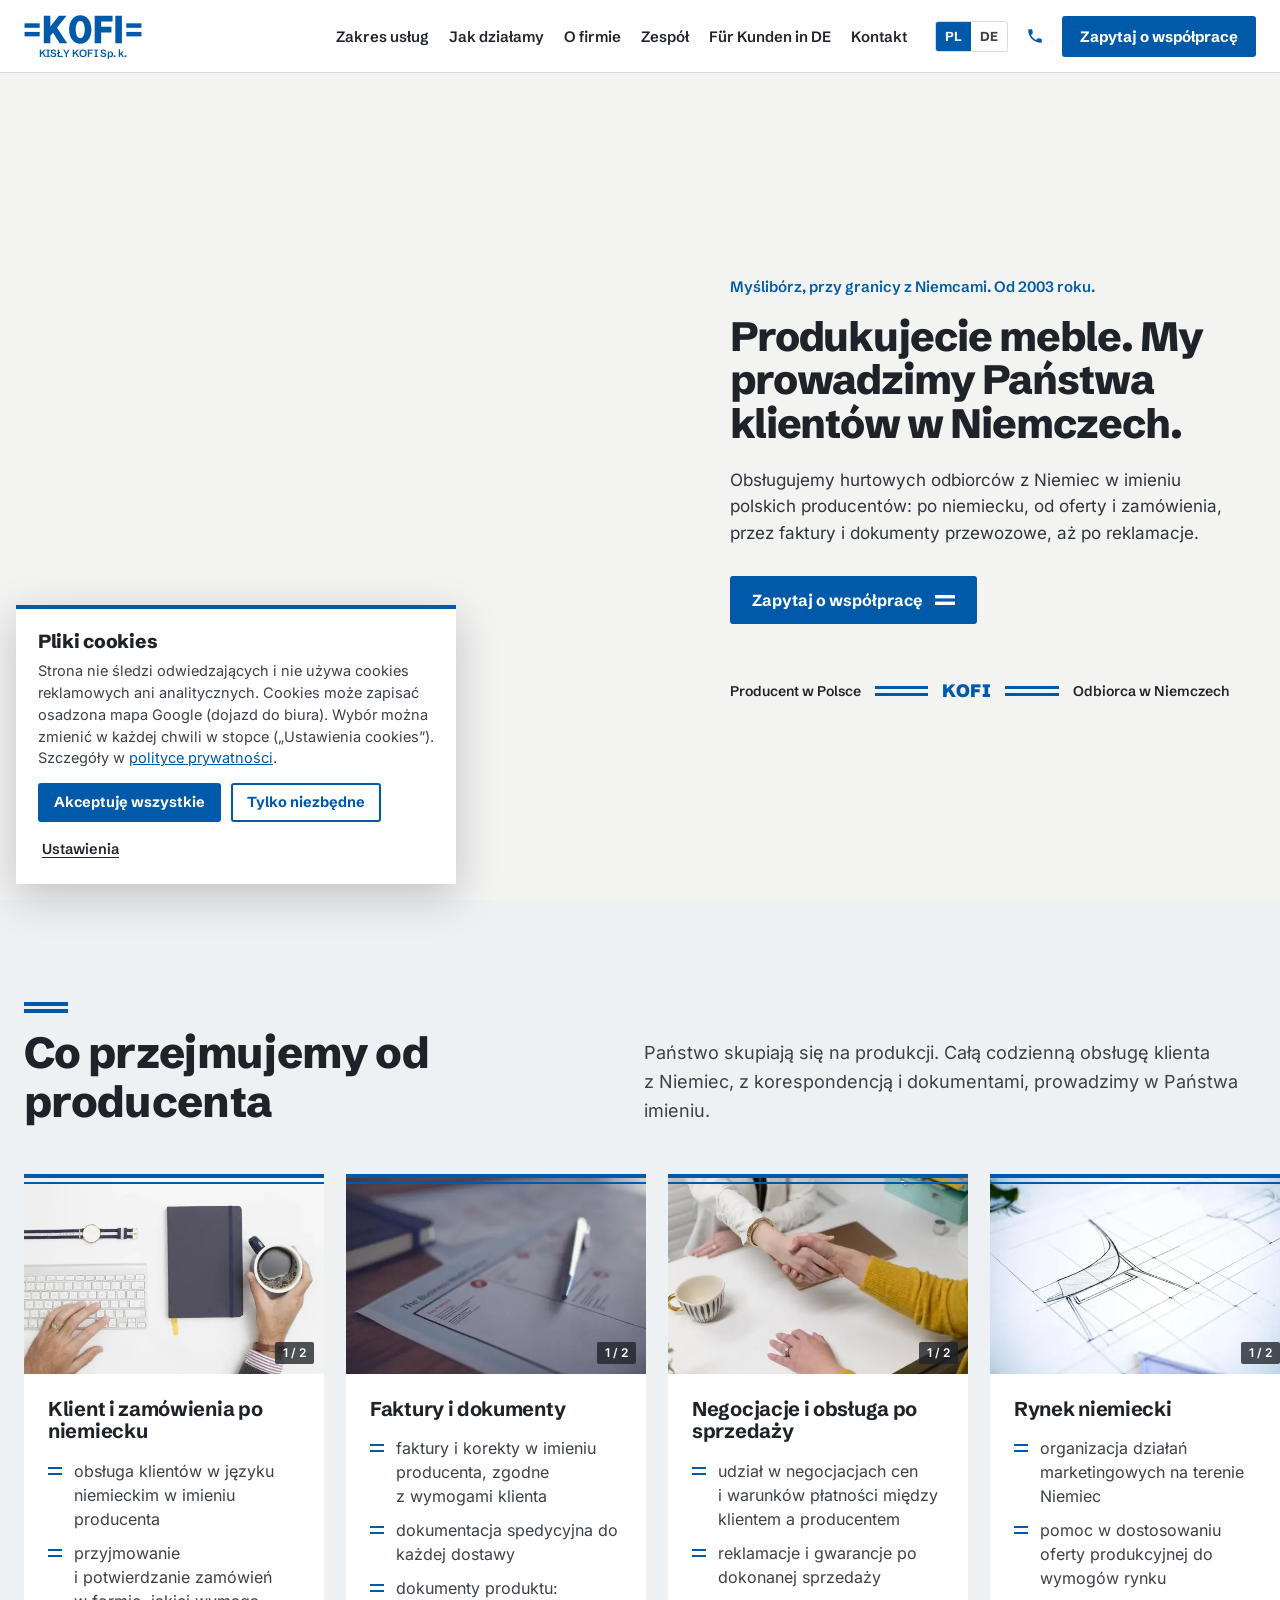
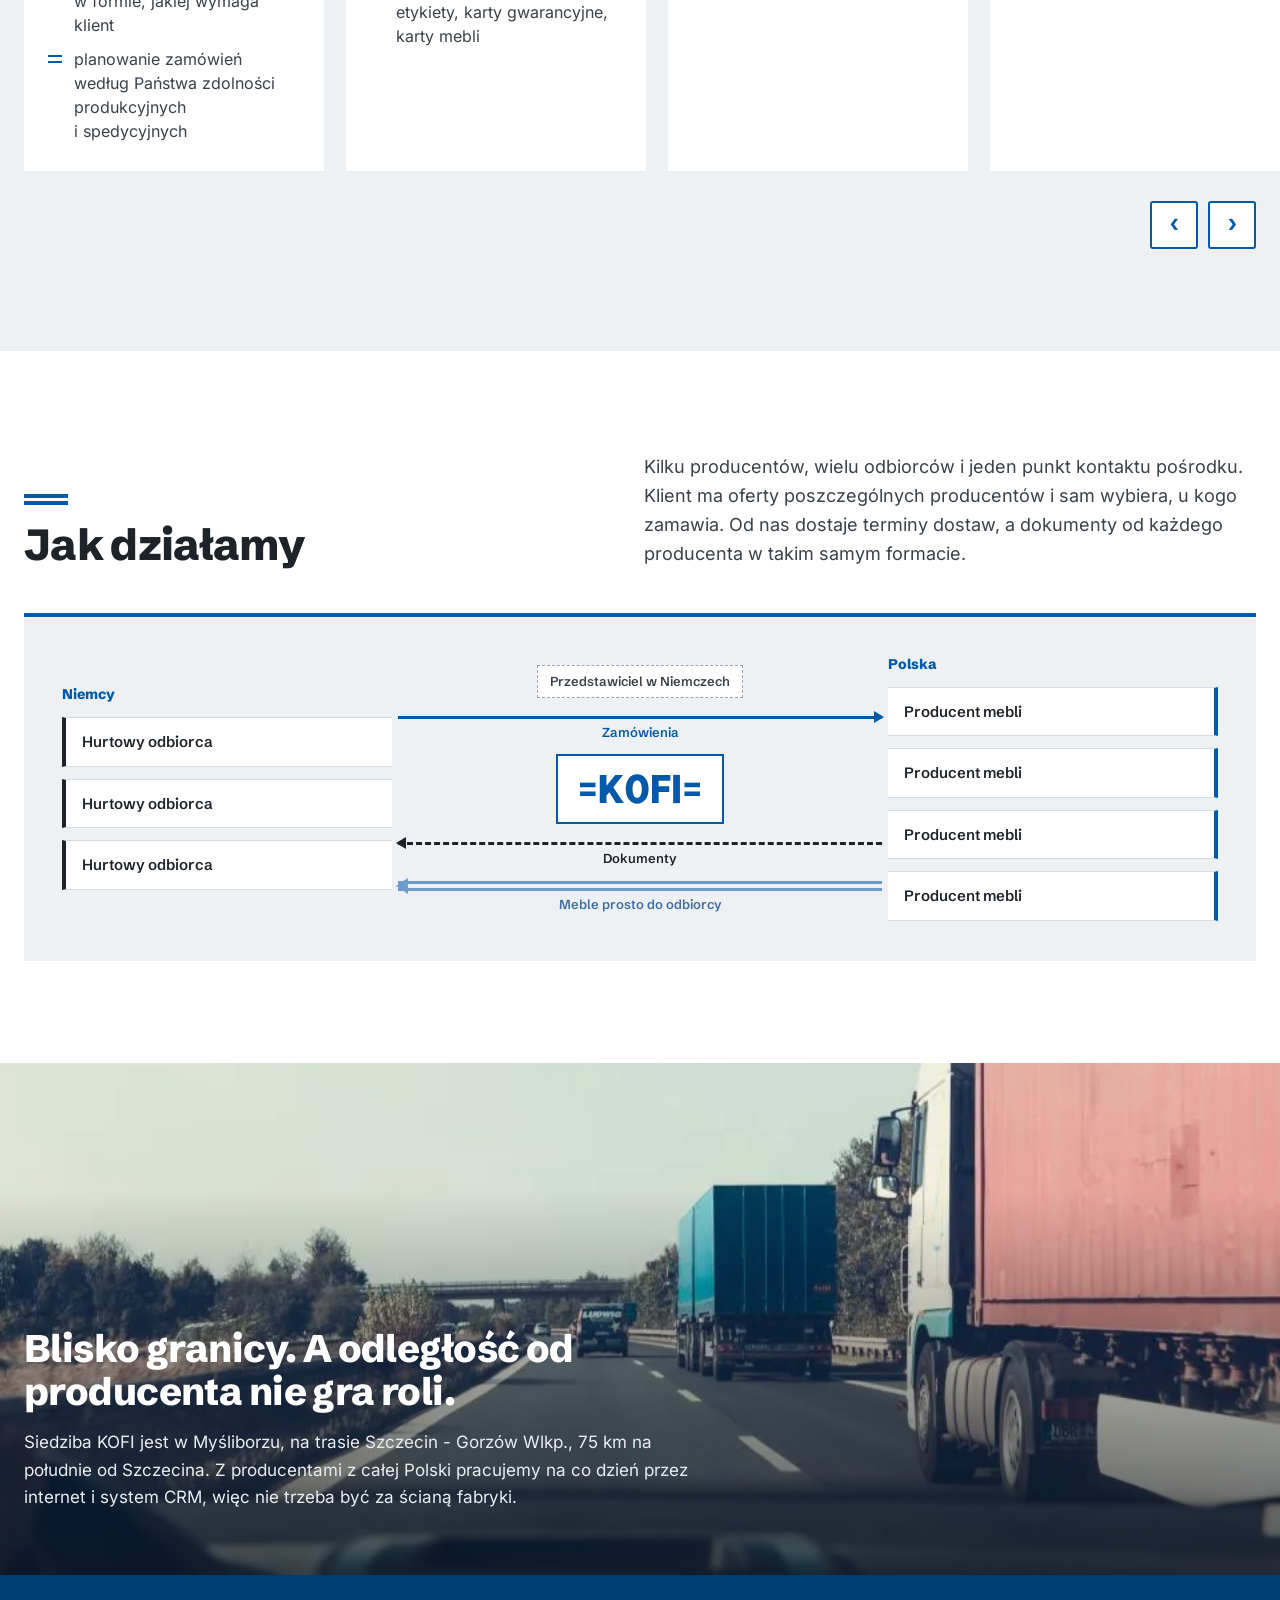
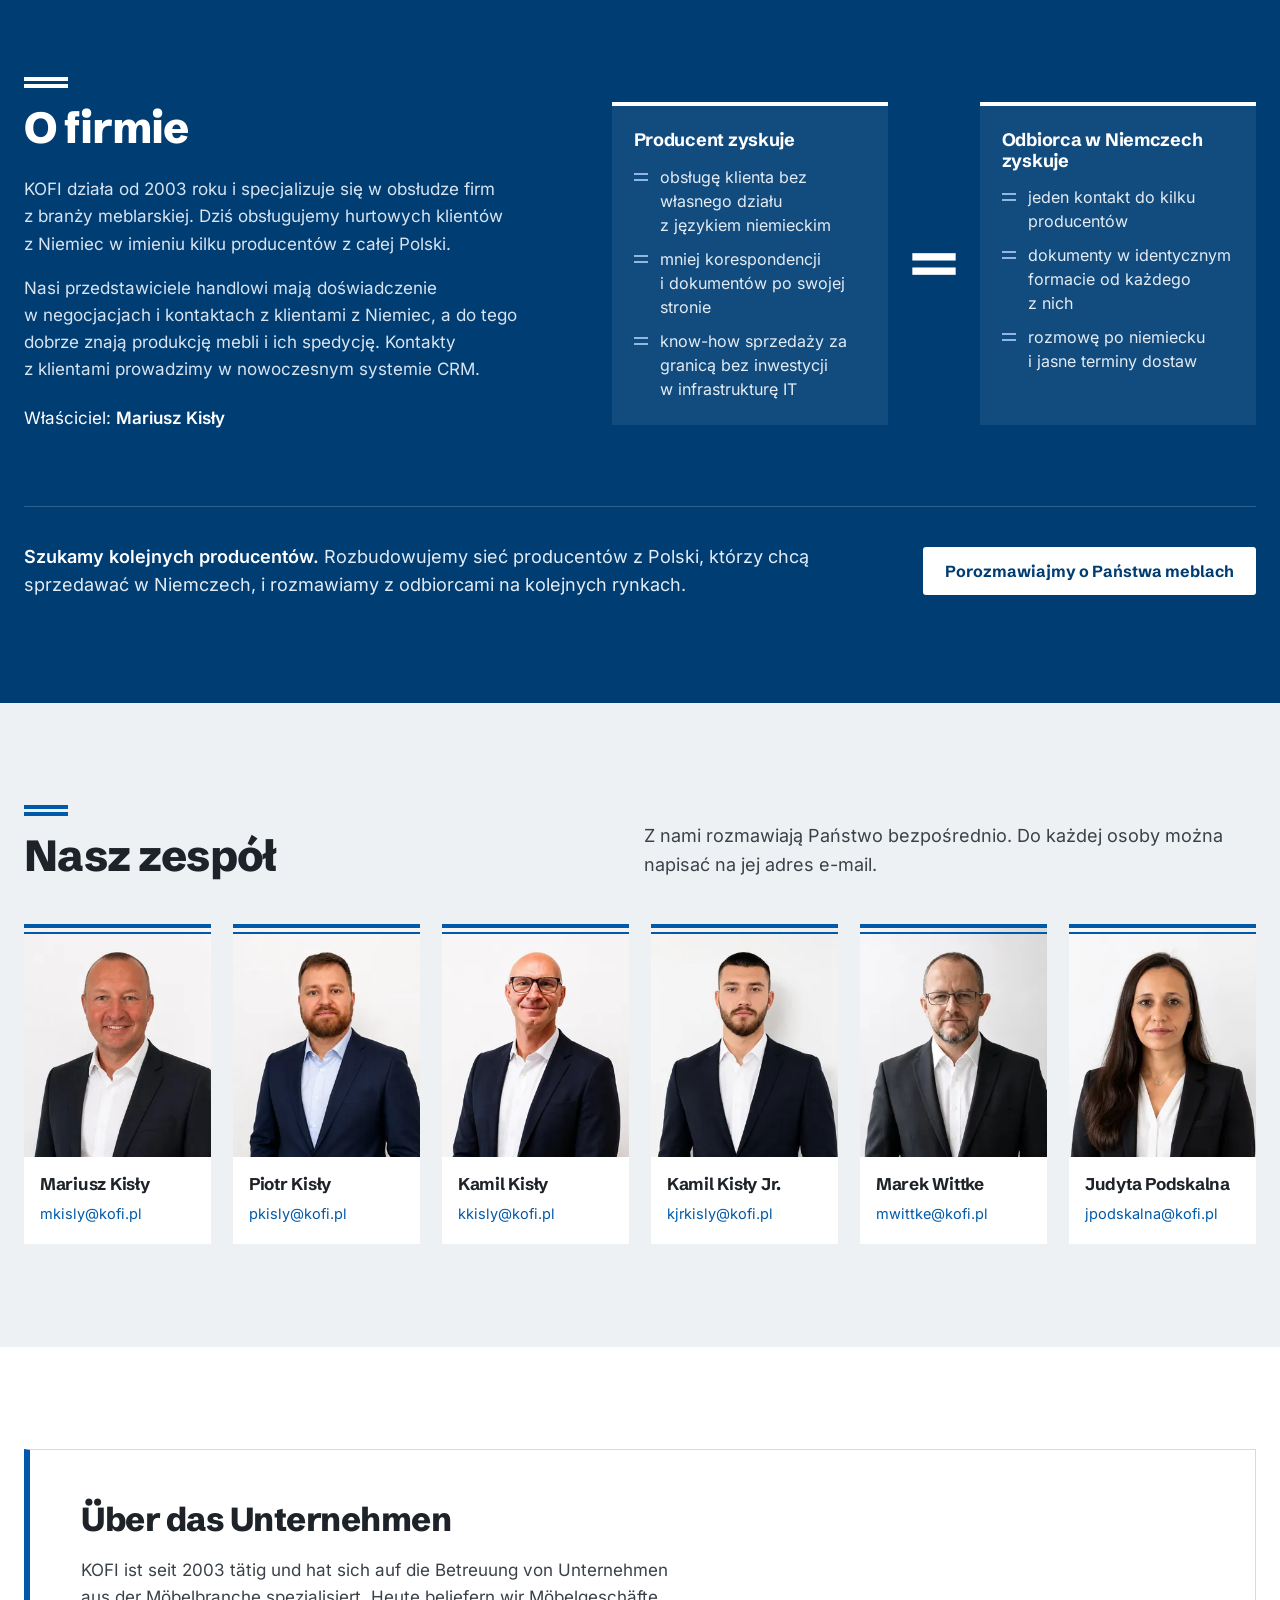
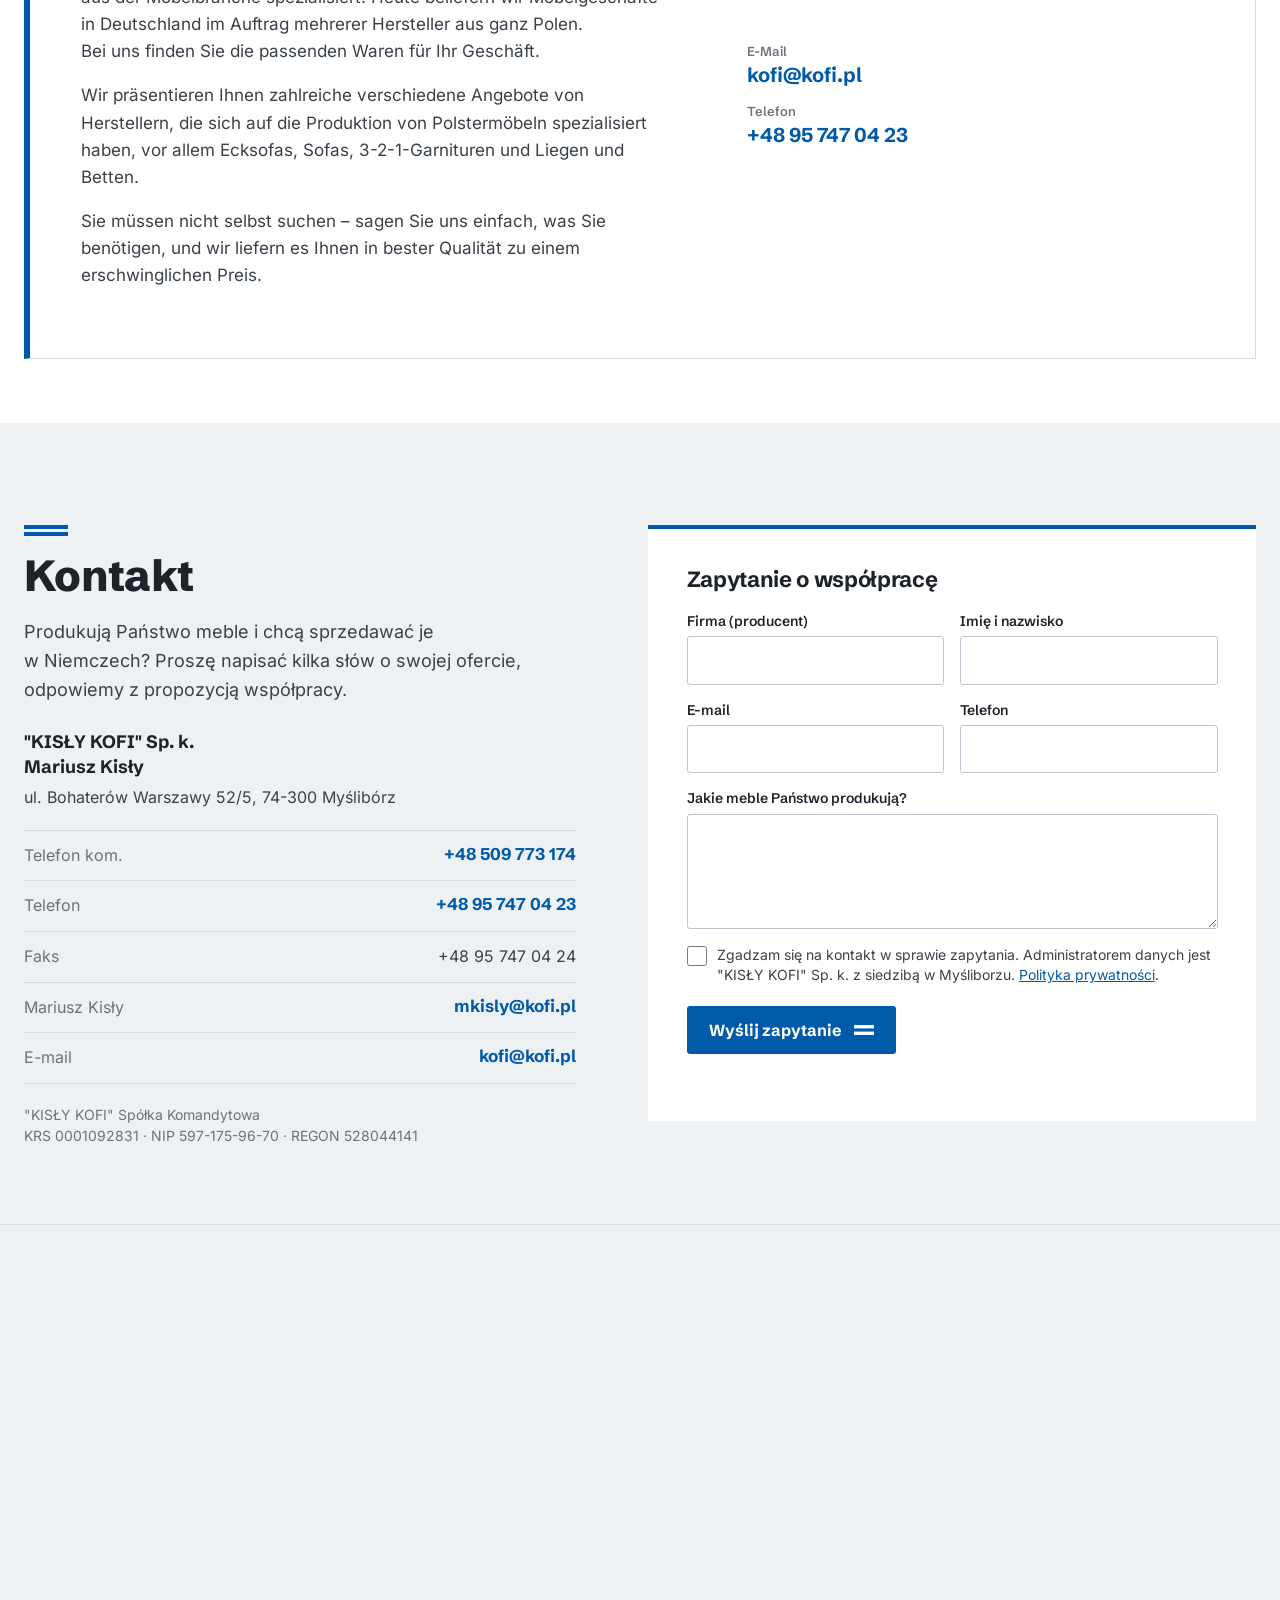
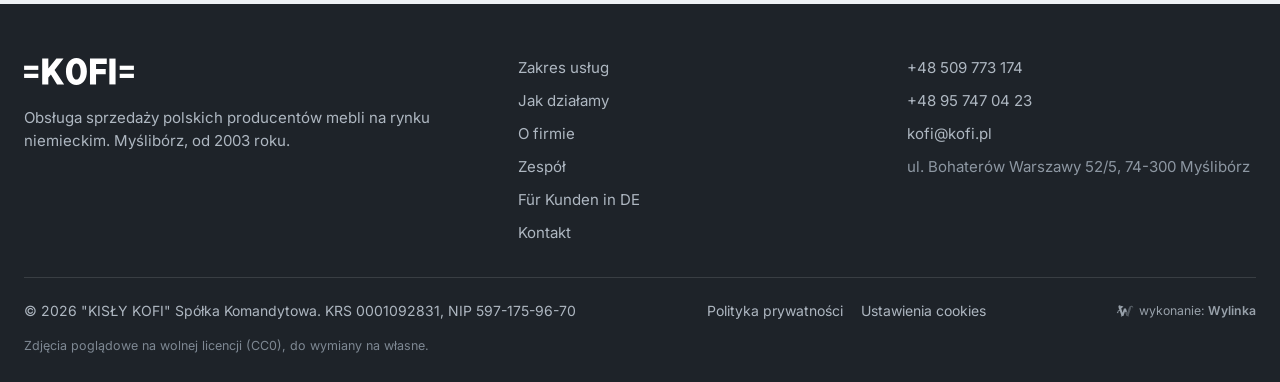
<file: index.html>
<!doctype html>
<html lang="pl-PL">
<head>
<meta name="robots" content="noindex,nofollow">
<meta charset="UTF-8">
<meta name="viewport" content="width=device-width,initial-scale=1,viewport-fit=cover">
<title>KOFI Myślibórz - sprzedaż mebli w Niemczech dla producentów</title>
<link rel="preload" href="https://disaster26.github.io/kofi-strona/wp-content/themes/kofi/assets/fonts/schibsted-rdzen.woff2" as="font" type="font/woff2" crossorigin>
<link rel="preload" href="https://disaster26.github.io/kofi-strona/wp-content/themes/kofi/assets/fonts/schibsted-pl.woff2" as="font" type="font/woff2" crossorigin>
<link rel="preload" href="https://disaster26.github.io/kofi-strona/wp-content/themes/kofi/assets/fonts/inter-rdzen.woff2" as="font" type="font/woff2" crossorigin>
<link rel="preload" href="https://disaster26.github.io/kofi-strona/wp-content/themes/kofi/assets/fonts/inter-pl.woff2" as="font" type="font/woff2" crossorigin>
<meta name="theme-color" content="#ffffff">
<link rel="icon" href="https://disaster26.github.io/kofi-strona/wp-content/themes/kofi/assets/img/favicon.svg" type="image/svg+xml">
<link rel="icon" href="https://disaster26.github.io/kofi-strona/wp-content/themes/kofi/assets/img/favicon.png" sizes="192x192">
<link rel="apple-touch-icon" href="https://disaster26.github.io/kofi-strona/wp-content/themes/kofi/assets/img/favicon.png">
<link rel="preload" as="image" href="https://disaster26.github.io/kofi-strona/wp-content/themes/kofi/assets/img/start/hero-m.webp" imagesrcset="https://disaster26.github.io/kofi-strona/wp-content/themes/kofi/assets/img/start/hero-m-360.webp 360w, https://disaster26.github.io/kofi-strona/wp-content/themes/kofi/assets/img/start/hero-m-540.webp 540w, https://disaster26.github.io/kofi-strona/wp-content/themes/kofi/assets/img/start/hero-m-720.webp 720w, https://disaster26.github.io/kofi-strona/wp-content/themes/kofi/assets/img/start/hero-m.webp 900w" imagesizes="100vw" media="(max-width:860px)" fetchpriority="high">
<link rel="preload" as="image" href="https://disaster26.github.io/kofi-strona/wp-content/themes/kofi/assets/img/start/hero-2400.webp" imagesrcset="https://disaster26.github.io/kofi-strona/wp-content/themes/kofi/assets/img/start/hero-1400.webp 1400w, https://disaster26.github.io/kofi-strona/wp-content/themes/kofi/assets/img/start/hero-2400.webp 2400w" imagesizes="100vw" media="(min-width:861px)" fetchpriority="high">
<style id="kofi-css">/* KOFI - motyw: niebieski z logo #005AA9, znak równości "=" z logo jako motyw (punktory, przyciski, separatory, schemat) */
/* 1.1: fonty w małych plikach rdzenia (ASCII + polskie znaki), pełne pliki tylko dla rzadkich znaków (rozłączne unicode-range) */
@font-face{font-family:"Schibsted Grotesk";font-style:normal;font-weight:600 900;font-display:swap;src:url(https://disaster26.github.io/kofi-strona/wp-content/themes/kofi/assets/fonts/schibsted-latin-ext.woff2) format("woff2");unicode-range:U+0100-0101,U+0103,U+0108-0117,U+011A-0130,U+0132-0140,U+0145-0151,U+0154-0159,U+015C-0178,U+017D-017E,U+018F,U+0192,U+019D,U+01CD-01CE,U+01E6-01E7,U+01EA-01EB,U+01FA-01FF,U+0218-021B,U+0232-0233,U+0237,U+0259,U+0272,U+02C7,U+02DD,U+1E80-1E85,U+1E9E,U+1EF2-1EF3,U+1EF8-1EF9,U+2020,U+20A9,U+20B9-20BA,U+20BD,U+20BF,U+2113}
@font-face{font-family:"Schibsted Grotesk";font-style:normal;font-weight:600 900;font-display:swap;src:url(https://disaster26.github.io/kofi-strona/wp-content/themes/kofi/assets/fonts/schibsted-latin.woff2) format("woff2");unicode-range:U+000D,U+00A1-00A8,U+00AA,U+00AC,U+00AE-00AF,U+00B1-00B6,U+00B8-00BA,U+00BC-00C3,U+00C5-00D2,U+00D4-00D5,U+00D8-00DB,U+00DD-00DE,U+00E0-00E3,U+00E5-00F2,U+00F4-00F5,U+00F7-00FB,U+00FD-00FF,U+0102,U+0131,U+0152-0153,U+02BB-02BC,U+02C6,U+02DA,U+02DC,U+0300-0301,U+0303-0304,U+0308,U+0323,U+201A,U+2032-2033,U+2044,U+2122,U+2191,U+2193,U+2212,U+2215}
@font-face{font-family:"Schibsted Grotesk";font-style:normal;font-weight:600 900;font-display:swap;src:url(https://disaster26.github.io/kofi-strona/wp-content/themes/kofi/assets/fonts/schibsted-rdzen.woff2) format("woff2");unicode-range:U+0020-007E,U+00A0,U+00A9,U+00AB,U+00B0,U+00B7,U+00BB,U+00C4,U+00D3,U+00D6-00D7,U+00DC,U+00DF,U+00E4,U+00F3,U+00F6,U+00FC,U+2013-2014,U+2018-2019,U+201C-201E,U+2022,U+2026,U+2039-203A,U+20AC}
@font-face{font-family:"Schibsted Grotesk";font-style:normal;font-weight:600 900;font-display:swap;src:url(https://disaster26.github.io/kofi-strona/wp-content/themes/kofi/assets/fonts/schibsted-pl.woff2) format("woff2");unicode-range:U+0104-0107,U+0118-0119,U+0141-0144,U+015A-015B,U+0179-017C}
@font-face{font-family:"Inter";font-style:normal;font-weight:400 600;font-display:swap;src:url(https://disaster26.github.io/kofi-strona/wp-content/themes/kofi/assets/fonts/inter-latin-ext.woff2) format("woff2");unicode-range:U+0100-0103,U+0108-0117,U+011A-0130,U+0132-0140,U+0145-0148,U+014A-0151,U+0154-0159,U+015C-0178,U+017D-01C3,U+01C5-0254,U+0256-027B,U+027E-0284,U+0286-0290,U+0292-02A4,U+02A6-02BA,U+02BD-02C5,U+02C7-02CC,U+02CE-02D7,U+02DD-02FF,U+1D00,U+1D0D,U+1D1B,U+1D43,U+1D47-1D49,U+1D4D,U+1D4F-1D50,U+1D52,U+1D56-1D58,U+1D5B,U+1D62-1D65,U+1D9C,U+1DA0,U+1DBB,U+1DBF,U+1E00-1E9B,U+1E9D-1E9F,U+1EF2-1EFF,U+2020,U+20A0-20AB,U+20AD-20AF,U+20B1-20B5,U+20B8-20BA,U+20BC-20BF,U+2113,U+2C7C,U+2C7F,U+A7FF}
@font-face{font-family:"Inter";font-style:normal;font-weight:400 600;font-display:swap;src:url(https://disaster26.github.io/kofi-strona/wp-content/themes/kofi/assets/fonts/inter-latin.woff2) format("woff2");unicode-range:U+00A1-00A8,U+00AA,U+00AC,U+00AE-00AF,U+00B1-00B6,U+00B8-00BA,U+00BC-00C3,U+00C5-00D2,U+00D4-00D5,U+00D8-00DB,U+00DD-00DE,U+00E0-00E3,U+00E5-00F2,U+00F4-00F5,U+00F7-00FB,U+00FD-00FF,U+0131,U+0152-0153,U+02BB-02BC,U+02C6,U+02DA,U+02DC,U+0300-0301,U+0303-0304,U+0308-0309,U+0323,U+2002,U+2009,U+200B,U+201A,U+2032-2033,U+2044,U+2122,U+2191,U+2193,U+2212,U+FEFF}
@font-face{font-family:"Inter";font-style:normal;font-weight:400 600;font-display:swap;src:url(https://disaster26.github.io/kofi-strona/wp-content/themes/kofi/assets/fonts/inter-rdzen.woff2) format("woff2");unicode-range:U+0020-007E,U+00A0,U+00A9,U+00AB,U+00B0,U+00B7,U+00BB,U+00C4,U+00D3,U+00D6-00D7,U+00DC,U+00DF,U+00E4,U+00F3,U+00F6,U+00FC,U+2013-2014,U+2018-2019,U+201C-201E,U+2022,U+2026,U+2039-203A,U+20AC}
@font-face{font-family:"Inter";font-style:normal;font-weight:400 600;font-display:swap;src:url(https://disaster26.github.io/kofi-strona/wp-content/themes/kofi/assets/fonts/inter-pl.woff2) format("woff2");unicode-range:U+0104-0107,U+0118-0119,U+0141-0144,U+015A-015B,U+0179-017C}
:root{
  --nieb:#005AA9;
  --nieb-c:#003D73;
  --nieb-j:#DCE8F4;
  --graf:#1E2329;
  --tekst:#3A4149;
  --szary:#EEF1F4;
  --linia:#D5DBE2;
  --bialy:#fff;
  --nag:72px;
  --wrap:min(1240px,100% - 48px);
  --h:"Schibsted Grotesk",system-ui,-apple-system,"Segoe UI",Arial,sans-serif;
  --b:"Inter",system-ui,-apple-system,"Segoe UI",Arial,sans-serif;
}
*,*::before,*::after{box-sizing:border-box}
html{overflow-x:clip;scroll-behavior:smooth;scroll-padding-top:var(--nag);-webkit-text-size-adjust:100%}
body{margin:0;font:400 16px/1.6 var(--b);color:var(--tekst);background:var(--bialy);overflow-x:hidden}
img{max-width:100%;display:block}
a{color:inherit}
h1,h2,h3{font-family:var(--h);color:var(--graf);margin:0;letter-spacing:-.015em;line-height:1.12}
h2{font-size:clamp(28px,3.4vw,44px);font-weight:800}
h3{font-size:20px;font-weight:700}
p{margin:0 0 1em}
.wrap{width:var(--wrap);margin-inline:auto}
.pomin{position:absolute;left:-9999px;top:8px;background:var(--nieb);color:#fff;padding:8px 14px;z-index:100}
.pomin:focus{left:8px}
:focus-visible{outline:3px solid var(--nieb);outline-offset:2px}

/* przyciski - zakończone znakiem równości z logo */
.btn{display:inline-flex;align-items:center;gap:12px;background:var(--nieb);color:#fff;text-decoration:none;font:700 16px/1 var(--h);padding:16px 22px;border:0;border-radius:3px;cursor:pointer;transition:background .2s}
.btn:hover{background:var(--nieb-c)}
.btn-rown{width:20px;height:12px;fill:currentColor;flex:none;transition:transform .2s}
.btn:hover .btn-rown{transform:translateX(4px)}
.btn-jasny{background:#fff;color:var(--nieb-c)}
.btn-jasny:hover{background:var(--szary)}

/* nagłówek */
.nag{position:sticky;top:0;z-index:50;background:#fff;box-shadow:0 1px 0 var(--linia)}
.nag-in{width:min(1440px,100% - 48px);margin-inline:auto;height:var(--nag);display:flex;align-items:center;gap:28px}
.marka{display:flex;flex-direction:column;align-items:center;gap:3px;text-decoration:none;color:var(--nieb);flex:none}
.marka-znak{width:118px;height:33px;fill:currentColor}
.marka-pod{font:600 10.5px/1 var(--h);letter-spacing:.01em;color:var(--nieb)}
.menu{display:flex;gap:26px;margin-left:auto}
.menu>a{text-decoration:none;font:600 15px/1 var(--h);color:var(--graf);padding:8px 0;position:relative;white-space:nowrap}
.menu>a::after{content:"";position:absolute;left:0;right:0;bottom:-2px;height:7px;border-top:2px solid var(--nieb);border-bottom:2px solid var(--nieb);transform:scaleX(0);transform-origin:left;transition:transform .2s}
.menu>a:hover::after,.menu>a.akt::after{transform:scaleX(1)}
.menu>a.akt{color:var(--nieb)}
.menu-kontakt{display:none}
.nag-akcje{display:flex;align-items:center;gap:18px}
.jezyk{display:flex;border:1px solid var(--linia);border-radius:3px;overflow:hidden}
.jezyk a{font:700 13px/1 var(--h);text-decoration:none;padding:8px 9px;color:var(--tekst)}
.jezyk a.jez-akt{background:var(--nieb);color:#fff}
.nag-tel{display:flex;align-items:center;gap:7px;text-decoration:none;font:700 15px/1 var(--h);color:var(--graf);white-space:nowrap}
.nag-tel svg{width:18px;height:18px;fill:var(--nieb)}
.btn-nag{padding:13px 18px;font-size:15px;white-space:nowrap}
.burger{display:none;width:44px;height:44px;border:0;background:none;cursor:pointer;position:relative;padding:0}
.burger span{position:absolute;left:10px;right:10px;height:3px;background:var(--nieb);transition:transform .25s,top .25s}
.burger span:first-child{top:16px}.burger span:last-child{top:25px}
.burger[aria-expanded="true"] span:first-child{top:20px;transform:rotate(45deg)}
.burger[aria-expanded="true"] span:last-child{top:20px;transform:rotate(-45deg)}

/* pierwszy ekran */
.hero{position:relative;min-height:calc(100svh - var(--nag));display:flex;align-items:center;overflow:hidden;background:#f3f3f2}
.hero-foto{position:absolute;inset:0}
.hero-foto picture,.hero-foto img{width:100%;height:100%}
.hero-foto img{object-fit:cover;object-position:30% 60%}
.hero-in{position:relative;margin-left:57vw;width:auto;max-width:660px;margin-right:4vw;padding:48px 0 120px}
.hero-gdzie{font:600 15px/1.4 var(--h);color:var(--nieb);margin-bottom:18px}
.hero h1{font-size:clamp(34px,3.2vw,58px);font-weight:800;line-height:1.06;letter-spacing:-.025em}
.hero-lead{font-size:clamp(17px,1.25vw,20px);line-height:1.55;margin:22px 0 30px;max-width:34em;color:#2E353D}
.hero-lead-m{display:none}
.hero-akcje{display:flex;flex-wrap:wrap;align-items:center;gap:14px 26px}
/* most: producent = KOFI = odbiorca */
.most{position:absolute;left:0;right:0;bottom:44px;display:flex;align-items:center;gap:14px;font:600 14px/1.2 var(--h);color:var(--graf)}
.most span{white-space:nowrap}
.most em{font-style:normal}.most em.k{display:none}
.most i{flex:1;height:10px;border-top:3px solid var(--nieb);border-bottom:3px solid var(--nieb);min-width:24px}
.most b{font:900 18px/1 var(--h);color:var(--nieb);letter-spacing:.02em}

/* sekcje */
.sek{padding:clamp(64px,8vw,120px) 0}
.sek-glowa{display:grid;grid-template-columns:minmax(0,1fr) minmax(0,1.1fr);gap:24px 64px;align-items:end;margin-bottom:44px}
.sek-glowa p{margin:0;font-size:18px;max-width:36em}
.sek-glowa h2,.kontakt-dane h2{position:relative;padding-top:26px}
.sek-glowa h2::before,.kontakt-dane h2::before{content:"";position:absolute;top:0;left:0;width:44px;height:11px;border-top:4px solid var(--nieb);border-bottom:4px solid var(--nieb)}

/* lista z punktorem "=" */
.lista{list-style:none;padding:0;margin:0}
.lista li{position:relative;padding-left:26px;margin:0 0 10px;line-height:1.5}
.lista li::before{content:"";position:absolute;left:0;top:.5em;width:14px;height:8px;border-top:2.5px solid var(--nieb);border-bottom:2.5px solid var(--nieb)}

/* usługi - tor kart */
.uslugi{background:var(--szary)}
.tor-ram{position:relative}
.tor{display:grid;grid-auto-flow:column;grid-auto-columns:minmax(300px,calc((min(1240px,100vw - 48px) - 3*22px)/3.15));gap:22px;overflow-x:auto;scroll-snap-type:x mandatory;padding:4px max(24px,calc((100vw - 1240px)/2)) 8px;scroll-padding-inline:max(24px,calc((100vw - 1240px)/2));scrollbar-width:none;cursor:grab}
.tor::-webkit-scrollbar{display:none}
.tor.ciag{cursor:grabbing;scroll-snap-type:none;user-select:none}
.karta{scroll-snap-align:start;background:#fff;display:flex;flex-direction:column;border-top:0;position:relative}
.karta::before{content:"";position:absolute;z-index:2;left:0;right:0;top:0;height:10px;border-top:4px solid var(--nieb);border-bottom:2px solid var(--nieb);pointer-events:none}
.karta-tr{padding:24px 24px 18px}
.karta h3{margin-bottom:16px}
.kar{position:relative;aspect-ratio:3/2;background:#dfe3e8;overflow:hidden}
.kar-tor{display:flex;height:100%;overflow-x:auto;scroll-snap-type:x mandatory;scrollbar-width:none}
.kar-tor::-webkit-scrollbar{display:none}
.kar-tor img{flex:0 0 100%;width:100%;height:100%;object-fit:cover;scroll-snap-align:start;user-select:none;-webkit-user-drag:none}
.kar-tor.ciag{scroll-snap-type:none}
.kar-l,.kar-p{position:absolute;top:50%;transform:translateY(-50%);width:40px;height:40px;border-radius:50%;border:0;background:rgba(255,255,255,.92);color:var(--graf);font:400 26px/1 var(--h);cursor:pointer;opacity:0;transition:opacity .2s;display:grid;place-items:center;padding:0 0 3px}
.kar-l{left:10px}.kar-p{right:10px}
.kar:hover .kar-l,.kar:hover .kar-p,.kar-l:focus-visible,.kar-p:focus-visible{opacity:1}
.kar-licz{position:absolute;right:10px;bottom:10px;background:rgba(30,35,41,.78);color:#fff;font:600 12px/1 var(--b);padding:5px 8px;border-radius:2px}
.tor-str{width:var(--wrap);margin:22px auto 0;display:flex;justify-content:flex-end;gap:10px}
.tor-b{width:48px;height:48px;border:2px solid var(--nieb);background:#fff;color:var(--nieb);font:400 28px/1 var(--h);cursor:pointer;display:grid;place-items:center;padding:0 0 4px;border-radius:3px}
.tor-b:hover{background:var(--nieb);color:#fff}

/* schemat */
.sch{display:grid;grid-template-columns:minmax(0,1fr) minmax(0,1.5fr) minmax(0,1fr);gap:0;align-items:center;background:var(--szary);padding:40px clamp(18px,3vw,48px);border-top:4px solid var(--nieb)}
.sch-kol{display:flex;flex-direction:column;gap:12px;position:relative;z-index:1}
.sch-tyt{font:800 14px/1 var(--h);color:var(--nieb);margin:0 0 4px}
.sch-box{background:#fff;border:1px solid var(--linia);padding:14px 16px;font:600 15px/1.3 var(--h);color:var(--graf)}
.sch-pl .sch-box{border-left:0;border-right:4px solid var(--nieb)}
.sch-de .sch-box{border-right:0;border-left:4px solid var(--graf)}
.sch-srodek{display:flex;flex-direction:column;align-items:stretch;gap:14px;padding:0 0}
.sch-przed{align-self:center;font:600 13px/1.3 var(--h);color:var(--tekst);background:#fff;border:1px dashed #9AA5B1;padding:7px 12px;text-align:center}
.sch-kofi{align-self:center;background:#fff;padding:16px 22px;border:2px solid var(--nieb);color:var(--nieb);line-height:0}
.sch-kofi svg{width:120px;height:34px;fill:currentColor}
.tr{position:relative;padding:0 6px}
.tr i{display:block;position:relative;height:10px}
.tr span{display:block;text-align:center;font:600 13px/1.2 var(--h);margin-top:6px}
.t-zam i{border-top:3px solid var(--nieb);height:0;margin-top:4px}
.t-zam i::after{content:"";position:absolute;right:-2px;top:-8px;border:6.5px solid transparent;border-left:10px solid var(--nieb);border-right:0}
.t-zam span{color:var(--nieb)}
.t-dok i{border-top:3px dashed var(--graf);height:0;margin-top:4px}
.t-dok i::after{content:"";position:absolute;left:-2px;top:-8px;border:6.5px solid transparent;border-right:10px solid var(--graf);border-left:0}
.t-dok span{color:var(--graf)}
.t-meb i{border-top:3px solid #6E9CCB;border-bottom:3px solid #6E9CCB;height:10px}
.t-meb i::after{content:"";position:absolute;left:-2px;top:-6px;border:8px solid transparent;border-right:12px solid #6E9CCB;border-left:0}
.t-meb span{color:#3F6E9E}

/* pas zdjęcia */
.pas{position:relative;min-height:clamp(420px,40vw,560px);display:flex;align-items:flex-end;overflow:hidden}
.pas>img{position:absolute;inset:0;width:100%;height:100%;object-fit:cover;object-position:50% 80%}
.pas::before{content:"";position:absolute;inset:0;background:linear-gradient(180deg,rgba(14,22,32,0) 25%,rgba(14,22,32,.72) 100%);z-index:1}
.pas-in{position:relative;z-index:2;width:var(--wrap);margin:0 auto;padding:0 0 clamp(36px,5vw,64px);color:#fff}
.pas-in h2{color:#fff;max-width:18em;font-size:clamp(26px,3vw,40px)}
.pas-in p{max-width:40em;font-size:17px;margin:16px 0 0;color:#E8EDF2}

/* o firmie - ciemny niebieski z logo */
.firma{background:var(--nieb-c);color:#D8E4F0}
.firma h2,.firma h3{color:#fff}
.firma-siatka{display:grid;grid-template-columns:minmax(0,1fr) minmax(0,1.25fr);gap:56px 72px}
.firma-tekst h2{margin-bottom:24px;position:relative;padding-top:26px}
.firma-tekst h2::before{content:"";position:absolute;top:0;left:0;width:44px;height:11px;border-top:4px solid #fff;border-bottom:4px solid #fff}
.firma-tekst p{font-size:17px}
.firma-osoba{margin-top:22px;color:#fff}
.rowne{display:grid;grid-template-columns:minmax(0,1fr) auto minmax(0,1fr);gap:24px;align-items:center;align-self:center}
.rowne-str{background:rgba(255,255,255,.07);border-top:4px solid #fff;padding:24px 22px 14px;height:100%}
.rowne-str h3{font-size:18px;margin-bottom:14px}
.rowne .lista li{color:#E3ECF5}
.rowne .lista li::before{border-color:#8FB8E3}
.rowne-znak{width:44px;height:26px;fill:#fff}
.firma-dalej{grid-column:1/-1;display:flex;align-items:center;justify-content:space-between;gap:20px 40px;border-top:1px solid rgba(255,255,255,.18);padding-top:36px}
.firma-dalej p{margin:0;font-size:18px;max-width:46em;color:#E3ECF5}
.firma-dalej b{color:#fff}

/* DE */
.de{background:#fff;padding-bottom:clamp(40px,5vw,72px)}
.de-siatka{display:grid;grid-template-columns:minmax(0,1.3fr) minmax(0,1fr);gap:32px 72px;align-items:center;border:1px solid var(--linia);border-left:6px solid var(--nieb);padding:clamp(28px,4vw,52px)}
.de h2{font-size:clamp(24px,2.6vw,34px);margin-bottom:18px}
.de p{font-size:17px}
.de-kontakt p{display:flex;flex-direction:column;gap:2px;margin:0 0 16px}
.de-kontakt span{font:600 13px/1.2 var(--h);color:#6A737D}
.de-kontakt a{font:700 20px/1.3 var(--h);color:var(--nieb);text-decoration:none}
.de-kontakt a:hover{text-decoration:underline}

/* kontakt */
.kontakt{background:var(--szary);padding-bottom:0}
.kontakt-siatka{display:grid;grid-template-columns:minmax(0,1fr) minmax(0,1.1fr);gap:48px 72px;padding-bottom:clamp(56px,6vw,88px)}
.kontakt-dane h2{margin-bottom:18px}
.kontakt-lead{font-size:18px;max-width:30em}
address{font-style:normal;margin:26px 0 20px;line-height:1.55}
address b{display:block;font:700 18px/1.35 var(--h);color:var(--graf);margin-bottom:6px}
.kontakt-lista{list-style:none;padding:0;margin:0;border-top:1px solid var(--linia)}
.kontakt-lista li{display:flex;justify-content:space-between;gap:16px;padding:12px 0;border-bottom:1px solid var(--linia);flex-wrap:wrap}
.kontakt-lista span{color:#6A737D}
.kontakt-lista a{font:700 17px/1.3 var(--h);color:var(--nieb);text-decoration:none}
.form{background:#fff;padding:clamp(24px,3vw,40px);border-top:4px solid var(--nieb);align-self:start}
.form h3{font-size:22px;margin-bottom:20px}
.pola{display:grid;grid-template-columns:repeat(2,minmax(0,1fr));gap:0 16px}
.form label{display:block;font:600 14px/1.3 var(--h);color:var(--graf);margin-bottom:16px}
.form input,.form textarea{display:block;width:100%;margin-top:6px;font:400 16px/1.4 var(--b);padding:12px 13px;border:1px solid #BCC5CF;border-radius:3px;background:#fff;color:var(--graf)}
.form input:focus,.form textarea:focus{outline:2px solid var(--nieb);outline-offset:0;border-color:var(--nieb)}
.form textarea{resize:vertical;min-height:110px}
.form-info{margin:14px 0 0;font-size:15px;color:var(--nieb-c);min-height:1em}
.mapa{height:380px;border-top:1px solid var(--linia)}
.mapa iframe{width:100%;height:100%;border:0;display:block;filter:grayscale(.35)}

/* stopka */
.stopka{background:var(--graf);color:#AEB7C1;font-size:15px;padding:52px 0 26px}
.stopka a{text-decoration:none}
.stopka a:hover{color:#fff}
.stopka-in{display:grid;grid-template-columns:minmax(0,1.3fr) minmax(0,1fr) minmax(0,1fr);gap:28px 40px;padding-bottom:32px;border-bottom:1px solid rgba(255,255,255,.12)}
.stopka-marka svg{width:110px;height:31px;fill:#fff;margin-bottom:12px}
.stopka-marka p{margin:0;line-height:1.55}
.stopka-menu,.stopka-kontakt{display:flex;flex-direction:column;gap:9px}
.stopka-dol{display:flex;justify-content:space-between;align-items:center;gap:12px 24px;flex-wrap:wrap;padding-top:22px;font-size:14px}

/* pasek dolny na telefonie */
.mob{display:none}

/* ---------- komputery niższe / węższe ---------- */
@media (max-width:1280px){
  .menu{gap:20px}
  .nag-tel span{display:none}
}
@media (max-width:1180px){
  .jezyk{display:none}
}
@media (min-width:861px) and (max-height:820px){
  .hero h1{font-size:clamp(34px,3.2vw,50px)}
  .hero-lead{margin:16px 0 26px;font-size:17px}
  .hero-gdzie{margin-bottom:12px}
  .hero-in{padding:32px 0 100px}
  .most{bottom:30px}
}

/* ---------- tablet i telefon ---------- */
@media (max-width:1060px){
  .menu{position:fixed;top:var(--nag);left:0;right:0;bottom:0;background:#fff;flex-direction:column;gap:0;padding:12px 24px 32px;opacity:0;transform:translateY(-10px);transition:opacity .22s,transform .22s,visibility 0s .22s;overflow-y:auto;visibility:hidden;pointer-events:none}
  .menu.otwarte{opacity:1;transform:none;visibility:visible;pointer-events:auto;transition:opacity .22s,transform .22s}
  .menu>a{font-size:22px;padding:18px 0;border-bottom:1px solid var(--linia)}
  .menu>a::after{left:0;right:auto;width:44px;bottom:8px}
  .menu-kontakt{display:flex;flex-direction:column;gap:14px;margin-top:26px}
  .menu-kontakt a{display:flex;align-items:center;gap:10px;text-decoration:none;font:700 18px/1 var(--h);color:var(--nieb)}
  .menu-kontakt svg{width:20px;height:20px;fill:currentColor}
  .burger{display:block}
  body.menu-otw{overflow:hidden}
  .nag-akcje{margin-left:auto;gap:8px}
  .jezyk{display:flex}
}
@media (max-width:860px){
  :root{--nag:62px;--wrap:calc(100% - 32px)}
  .nag-in{width:calc(100% - 24px);gap:10px}
  .marka-znak{width:92px;height:26px}
  .marka-pod{font-size:9px}
  .btn-nag{display:none}
  .nag-tel{width:44px;height:44px;justify-content:center;border-radius:50%;background:var(--szary)}
  .nag-tel svg{width:20px;height:20px}
  .jezyk a{padding:7px 8px;font-size:12px}

  .hero{flex-direction:column;align-items:stretch;min-height:calc(100svh - var(--nag));background:#fff}
  .hero-foto{position:relative;flex:1 1 0;min-height:min(52vw,24svh);max-height:52svh;width:100%;align-self:stretch}
  .hero-foto picture,.hero-foto img{position:absolute;inset:0}
  .hero-foto img{object-position:50% 70%}
  .hero-foto::after{content:"";position:absolute;left:0;right:0;bottom:0;height:22%;background:linear-gradient(180deg,rgba(255,255,255,0),#fff)}
  .hero-in{flex:0 0 auto;width:var(--wrap);margin:0 auto;padding:6px 0 0}
  .hero-gdzie{font-size:13px;margin-bottom:8px}
  .hero h1{font-size:clamp(25px,min(7.4vw,4.4svh),36px);line-height:1.1}
  .hero-lead{display:none}
  .hero-lead-m{display:block;font-size:clamp(14.5px,min(4vw,2.35svh),17px);line-height:1.5;margin:10px 0 24px;color:#2E353D}
  .hero-akcje{gap:10px 18px}
  .hero-akcje .btn{padding:14px 18px;font-size:15.5px}
  .most{position:static;margin:clamp(14px,2.6svh,24px) 0 clamp(14px,2.6svh,22px);gap:8px;font-size:12px}
  .most b{font-size:14px}
  .most em{display:none}.most em.k{display:inline}
  .most i{height:8px;border-width:2.5px;min-width:14px}

  .sek-glowa{grid-template-columns:minmax(0,1fr);margin-bottom:28px}
  .sek-glowa p{font-size:16.5px}
  .tor{grid-auto-columns:min(84vw,360px);gap:14px;padding:4px 16px 8px;scroll-padding-inline:16px}
  .kar-l,.kar-p{display:none}
  .tor-str{display:none}

  .sch{grid-template-columns:minmax(0,1fr) minmax(0,1.15fr) minmax(0,1fr);padding:22px 10px;gap:0 4px}
  .sch-box{padding:9px 8px;font-size:12.5px}
  .sch-tyt{font-size:12px}
  .sch-kol{gap:8px}
  .sch-srodek{gap:10px}
  .sch-przed{font-size:11px;padding:5px 6px}
  .sch-kofi{padding:9px 10px}
  .sch-kofi svg{width:72px;height:21px}
  .tr{padding:0 2px}
  .tr span{font-size:11px}

  .pas{min-height:480px}
  .pas-in p{font-size:16px}
  .firma-siatka{grid-template-columns:minmax(0,1fr);gap:36px}
  .rowne{grid-template-columns:minmax(0,1fr);gap:14px}
  .rowne-znak{justify-self:center;transform:rotate(90deg)}
  .firma-dalej{flex-direction:column;align-items:flex-start}
  .firma-dalej p{font-size:17px}
  .de-siatka{grid-template-columns:minmax(0,1fr);border-left-width:5px}
  .kontakt-siatka{grid-template-columns:minmax(0,1fr)}
  .pola{grid-template-columns:minmax(0,1fr)}
  .mapa{height:300px}

  .stopka{padding:40px 0 90px}
  .stopka-in{grid-template-columns:repeat(2,minmax(0,1fr));gap:24px 20px}
  .stopka-marka{grid-column:1/-1}
  .stopka-dol{flex-direction:column;align-items:flex-start}

  .mob{display:flex;position:fixed;left:0;right:0;bottom:0;z-index:60;gap:10px;padding:10px 12px calc(10px + env(safe-area-inset-bottom));background:#fff;border-top:1px solid var(--linia);transform:translateY(110%);transition:transform .25s}
  .mob.widac{transform:none}
  .mob .btn{flex:1;justify-content:center;padding:14px 12px;font-size:15px}
  .mob-tel{display:flex;align-items:center;gap:8px;justify-content:center;flex:0 0 auto;padding:0 18px;border:2px solid var(--nieb);border-radius:3px;color:var(--nieb);text-decoration:none;font:700 15px/1 var(--h)}
  .mob-tel svg{width:18px;height:18px;fill:currentColor}
}
@media (max-width:380px){
  .jezyk{display:none}
}
@media (prefers-reduced-motion:reduce){
  html{scroll-behavior:auto}
  *{transition:none!important}
}

/* ---------- elementy strony docelowej (WordPress) ---------- */
.screen-reader-text{position:absolute!important;width:1px;height:1px;overflow:hidden;clip:rect(0 0 0 0);white-space:nowrap}
.de-lista{margin-top:8px}
.de-lista li{font-size:16px}
.kontakt-rej{margin:20px 0 0;font-size:14px;line-height:1.55;color:#6A737D}
.pulapka{position:absolute!important;left:-9999px;width:1px;height:1px;overflow:hidden}
.form .zgoda{display:flex;gap:10px;align-items:flex-start;font:400 14px/1.45 var(--b);color:var(--tekst);margin:2px 0 20px}
.form .zgoda input{width:20px;height:20px;margin:1px 0 0;flex:none;accent-color:var(--nieb)}
.form .zgoda a{color:var(--nieb)}
.form-info.blad{color:#B3261E}
.form-info.ok{color:#14652F;font-weight:600}
.form button[disabled]{opacity:.6;cursor:wait}
.form .pole-blad input,.form .pole-blad textarea{border-color:#B3261E}
.stopka-kontakt span{color:#8D97A2}
.stopka-linki{display:flex;gap:18px;flex-wrap:wrap;margin:0}
.stopka-dol p{margin:0}
.link-cookies{background:none;border:0;padding:0;font:inherit;color:inherit;cursor:pointer}
.link-cookies:hover{color:#fff}
.stopka-przyp{font-size:12.5px;color:#7E8893;margin-top:14px;margin-bottom:0}

/* mapa wyłączona po odmowie cookies */
.mapa-zast{height:100%;display:flex;flex-direction:column;align-items:center;justify-content:center;gap:10px;text-align:center;padding:24px;background:#E4E9EE}
.mapa-zast b{font:700 18px/1.3 var(--h);color:var(--graf)}
.mapa-zast p{margin:0;color:var(--tekst)}
.mz-akcje{display:flex;gap:16px;align-items:center;flex-wrap:wrap;justify-content:center;margin-top:6px}
.mz-akcje button{background:none;border:0;font:700 15px/1 var(--h);color:var(--nieb);cursor:pointer;padding:8px 0;border-bottom:2px solid var(--nieb)}

/* baner cookies */
.cookies{position:fixed;z-index:80;left:16px;bottom:16px;width:min(440px,calc(100% - 32px));background:#fff;color:var(--tekst);padding:22px 22px 18px;border-top:4px solid var(--nieb);box-shadow:0 12px 40px rgba(14,22,32,.22);font-size:14.5px;line-height:1.5}
.cookies[hidden]{display:none}
.cookies h2{font-size:19px;margin:0 0 8px}
.cookies p{margin:0 0 14px}
.cookies a{color:var(--nieb)}
.cookies-kat{border:0;padding:0;margin:0 0 14px;display:grid;gap:10px}
.cookies-kat[hidden]{display:none}
.cookies-kat label{display:flex;gap:10px;align-items:flex-start}
.cookies-kat input{width:18px;height:18px;margin:2px 0 0;accent-color:var(--nieb);flex:none}
.cookies-kat b{display:block;font:700 14.5px/1.3 var(--h);color:var(--graf)}
.cookies-kat small{display:block;font-size:13px;color:#6A737D}
.cookies-b{display:flex;flex-wrap:wrap;gap:10px;align-items:center}
.cookies-b .btn{padding:12px 16px;font-size:14.5px}
.cookies-b [hidden]{display:none}
.btn-ob{background:#fff;color:var(--nieb);box-shadow:inset 0 0 0 2px var(--nieb)}
.btn-ob:hover{background:var(--szary)}
.btn-tekst{background:none;border:0;font:600 14.5px/1 var(--h);color:var(--graf);cursor:pointer;padding:10px 4px;text-decoration:underline;text-underline-offset:3px}

/* podstrony (polityka prywatności) i 404 */
.glowa{background:var(--szary);padding:clamp(40px,6vw,80px) 0 clamp(30px,4vw,52px);border-bottom:4px solid var(--nieb)}
.glowa h1{font-size:clamp(30px,4vw,50px);font-weight:800;position:relative;padding-top:26px}
.glowa h1::before{content:"";position:absolute;top:0;left:0;width:44px;height:11px;border-top:4px solid var(--nieb);border-bottom:4px solid var(--nieb)}
.glowa-404{min-height:calc(100svh - var(--nag) - 240px);display:flex;align-items:center;border-bottom:0}
.glowa-kod{font:700 15px/1 var(--h);color:var(--nieb);margin-bottom:14px}
.glowa-lead{font-size:18px;max-width:40em;margin:18px 0 0}
.glowa-lead a{color:var(--nieb);font-weight:600}
.glowa-404 .btn{margin-top:28px}
.sek-tresc{padding-top:clamp(36px,5vw,64px)}
.tresc{max-width:820px;font-size:17px;line-height:1.7}
.tresc h2{font-size:clamp(22px,2.2vw,28px);margin:1.8em 0 .6em}
.tresc a{color:var(--nieb)}
.tresc table{width:100%;border-collapse:collapse;font-size:15px;line-height:1.5;margin:0}
.tresc figure{margin:1.2em 0;overflow-x:auto}
.tresc th,.tresc td{text-align:left;vertical-align:top;padding:12px 14px 12px 0;border-bottom:1px solid var(--linia)}
.tresc th{font:700 14px/1.3 var(--h);color:var(--graf);border-bottom:2px solid var(--nieb)}
@media (max-width:860px){
  .cookies{left:0;right:0;bottom:0;width:100%;padding:18px 16px calc(16px + env(safe-area-inset-bottom));font-size:14px}
  .cookies-b .btn{flex:1 1 auto;justify-content:center}
  .tresc{font-size:16px}
  .tresc table{min-width:560px}
  .stopka-linki{gap:14px}
}


/* zespół (16.11): karty ze zdjęciem, imię i nazwisko, e-mail */
.zespol{background:var(--szary)}
.zespol-siatka{list-style:none;margin:0;padding:0;display:grid;grid-template-columns:repeat(6,minmax(0,1fr));gap:22px}
.osoba{background:#fff;position:relative;display:flex;flex-direction:column;min-width:0}
.osoba::before{content:"";position:absolute;z-index:1;left:0;right:0;top:0;height:10px;border-top:4px solid var(--nieb);border-bottom:2px solid var(--nieb);pointer-events:none}
.osoba img{display:block;width:100%;height:auto;aspect-ratio:4/5;object-fit:cover;background:#F3F4F5}
.osoba-tr{padding:16px 16px 18px}
.osoba h3{font:700 17px/1.25 var(--h);color:var(--graf);margin:0 0 6px}
.osoba a{font-size:14.5px;color:var(--nieb);text-decoration:none;overflow-wrap:anywhere}
.osoba a:hover{text-decoration:underline}
@media (max-width:1060px){.zespol-siatka{grid-template-columns:repeat(3,minmax(0,1fr))}}
@media (max-width:860px){
.zespol-siatka{grid-template-columns:repeat(2,minmax(0,1fr));gap:14px}
.osoba-tr{padding:12px 12px 14px}
.osoba h3{font-size:16px}
.osoba a{font-size:13.5px}
}
</style>
<meta name="description" content="KOFI z Myśliborza od 2003 r. obsługuje w imieniu polskich producentów mebli hurtowych klientów z Niemiec: zamówienia, faktury, dokumenty, reklamacje.">
<link rel="canonical" href="https://disaster26.github.io/kofi-strona/">
<meta property="og:type" content="website"><meta property="og:locale" content="pl_PL"><meta property="og:site_name" content="KOFI"><meta property="og:title" content="KOFI Myślibórz - sprzedaż mebli w Niemczech dla producentów"><meta property="og:description" content="KOFI z Myśliborza od 2003 r. obsługuje w imieniu polskich producentów mebli hurtowych klientów z Niemiec: zamówienia, faktury, dokumenty, reklamacje."><meta property="og:url" content="https://disaster26.github.io/kofi-strona/"><meta property="og:image" content="https://disaster26.github.io/kofi-strona/wp-content/themes/kofi/assets/img/start/hero-2400.webp">
<script type="application/ld+json">{"@context":"https://schema.org","@type":["Organization","LocalBusiness"],"@id":"https://disaster26.github.io/kofi-strona/#firma","name":"KOFI","legalName":"KISŁY KOFI Spółka Komandytowa","alternateName":"KOFI","description":"KOFI z Myśliborza od 2003 r. obsługuje w imieniu polskich producentów mebli hurtowych klientów z Niemiec: zamówienia, faktury, dokumenty, reklamacje.","url":"https://disaster26.github.io/kofi-strona/","logo":"https://disaster26.github.io/kofi-strona/wp-content/themes/kofi/assets/img/favicon.png","image":"https://disaster26.github.io/kofi-strona/wp-content/themes/kofi/assets/img/start/hero-2400.webp","telephone":"+48 509 773 174","faxNumber":"+48 95 747 04 24","email":"kofi@kofi.pl","address":{"@type":"PostalAddress","streetAddress":"Bohaterów Warszawy 52/5","postalCode":"74-300","addressLocality":"Myślibórz","addressRegion":"zachodniopomorskie","addressCountry":"PL"},"hasMap":"https://www.google.com/maps/search/?api=1&query=ul.%20Bohater%C3%B3w%20Warszawy%2052%2F5%2C%2074-300%20My%C5%9Blib%C3%B3rz","foundingDate":"2003","founder":{"@type":"Person","name":"Mariusz Kisły"},"taxID":"5971759670","vatID":"PL5971759670","areaServed":[{"@type":"Country","name":"Polska"},{"@type":"Country","name":"Niemcy"}],"knowsLanguage":["pl","de"],"contactPoint":[{"@type":"ContactPoint","contactType":"customer service","telephone":"+48 509 773 174","email":"kofi@kofi.pl","availableLanguage":["Polish","German"]},{"@type":"ContactPoint","contactType":"sales","email":"kofi@kofi.pl","telephone":"+48 95 747 04 23","availableLanguage":["German","Polish"]}]}</script>

<style id="global-styles-inline-css">
:root{--wp--preset--aspect-ratio--square: 1;--wp--preset--aspect-ratio--4-3: 4/3;--wp--preset--aspect-ratio--3-4: 3/4;--wp--preset--aspect-ratio--3-2: 3/2;--wp--preset--aspect-ratio--2-3: 2/3;--wp--preset--aspect-ratio--16-9: 16/9;--wp--preset--aspect-ratio--9-16: 9/16;--wp--preset--color--black: #000000;--wp--preset--color--cyan-bluish-gray: #abb8c3;--wp--preset--color--white: #ffffff;--wp--preset--color--pale-pink: #f78da7;--wp--preset--color--vivid-red: #cf2e2e;--wp--preset--color--luminous-vivid-orange: #ff6900;--wp--preset--color--luminous-vivid-amber: #fcb900;--wp--preset--color--light-green-cyan: #7bdcb5;--wp--preset--color--vivid-green-cyan: #00d084;--wp--preset--color--pale-cyan-blue: #8ed1fc;--wp--preset--color--vivid-cyan-blue: #0693e3;--wp--preset--color--vivid-purple: #9b51e0;--wp--preset--gradient--vivid-cyan-blue-to-vivid-purple: linear-gradient(135deg,rgb(6,147,227) 0%,rgb(155,81,224) 100%);--wp--preset--gradient--light-green-cyan-to-vivid-green-cyan: linear-gradient(135deg,rgb(122,220,180) 0%,rgb(0,208,130) 100%);--wp--preset--gradient--luminous-vivid-amber-to-luminous-vivid-orange: linear-gradient(135deg,rgb(252,185,0) 0%,rgb(255,105,0) 100%);--wp--preset--gradient--luminous-vivid-orange-to-vivid-red: linear-gradient(135deg,rgb(255,105,0) 0%,rgb(207,46,46) 100%);--wp--preset--gradient--very-light-gray-to-cyan-bluish-gray: linear-gradient(135deg,rgb(238,238,238) 0%,rgb(169,184,195) 100%);--wp--preset--gradient--cool-to-warm-spectrum: linear-gradient(135deg,rgb(74,234,220) 0%,rgb(151,120,209) 20%,rgb(207,42,186) 40%,rgb(238,44,130) 60%,rgb(251,105,98) 80%,rgb(254,248,76) 100%);--wp--preset--gradient--blush-light-purple: linear-gradient(135deg,rgb(255,206,236) 0%,rgb(152,150,240) 100%);--wp--preset--gradient--blush-bordeaux: linear-gradient(135deg,rgb(254,205,165) 0%,rgb(254,45,45) 50%,rgb(107,0,62) 100%);--wp--preset--gradient--luminous-dusk: linear-gradient(135deg,rgb(255,203,112) 0%,rgb(199,81,192) 50%,rgb(65,88,208) 100%);--wp--preset--gradient--pale-ocean: linear-gradient(135deg,rgb(255,245,203) 0%,rgb(182,227,212) 50%,rgb(51,167,181) 100%);--wp--preset--gradient--electric-grass: linear-gradient(135deg,rgb(202,248,128) 0%,rgb(113,206,126) 100%);--wp--preset--gradient--midnight: linear-gradient(135deg,rgb(2,3,129) 0%,rgb(40,116,252) 100%);--wp--preset--font-size--small: 13px;--wp--preset--font-size--medium: 20px;--wp--preset--font-size--large: 36px;--wp--preset--font-size--x-large: 42px;--wp--preset--spacing--20: 0.44rem;--wp--preset--spacing--30: 0.67rem;--wp--preset--spacing--40: 1rem;--wp--preset--spacing--50: 1.5rem;--wp--preset--spacing--60: 2.25rem;--wp--preset--spacing--70: 3.38rem;--wp--preset--spacing--80: 5.06rem;--wp--preset--shadow--natural: 6px 6px 9px rgba(0, 0, 0, 0.2);--wp--preset--shadow--deep: 12px 12px 50px rgba(0, 0, 0, 0.4);--wp--preset--shadow--sharp: 6px 6px 0px rgba(0, 0, 0, 0.2);--wp--preset--shadow--outlined: 6px 6px 0px -3px rgb(255, 255, 255), 6px 6px rgb(0, 0, 0);--wp--preset--shadow--crisp: 6px 6px 0px rgb(0, 0, 0);}.wp-block-button{--wp--preset--dimension--25: 25%;--wp--preset--dimension--50: 50%;--wp--preset--dimension--75: 75%;--wp--preset--dimension--100: 100%;}:where(body) { margin: 0; }:where(.is-layout-flex){gap: 0.5em;}:where(.is-layout-grid){gap: 0.5em;}body .is-layout-flex{display: flex;}.is-layout-flex{flex-wrap: wrap;align-items: center;}.is-layout-flex > :is(*, div){margin: 0;}body .is-layout-grid{display: grid;}.is-layout-grid > :is(*, div){margin: 0;}body{padding-top: 0px;padding-right: 0px;padding-bottom: 0px;padding-left: 0px;}:root :where(.wp-element-button, .wp-block-button__link){background-color: #32373c;border-width: 0;color: #fff;font-family: inherit;font-size: inherit;font-style: inherit;font-weight: inherit;letter-spacing: inherit;line-height: inherit;padding-top: calc(0.667em + 2px);padding-right: calc(1.333em + 2px);padding-bottom: calc(0.667em + 2px);padding-left: calc(1.333em + 2px);text-decoration: none;text-transform: inherit;}.has-black-color{color: var(--wp--preset--color--black) !important;}.has-cyan-bluish-gray-color{color: var(--wp--preset--color--cyan-bluish-gray) !important;}.has-white-color{color: var(--wp--preset--color--white) !important;}.has-pale-pink-color{color: var(--wp--preset--color--pale-pink) !important;}.has-vivid-red-color{color: var(--wp--preset--color--vivid-red) !important;}.has-luminous-vivid-orange-color{color: var(--wp--preset--color--luminous-vivid-orange) !important;}.has-luminous-vivid-amber-color{color: var(--wp--preset--color--luminous-vivid-amber) !important;}.has-light-green-cyan-color{color: var(--wp--preset--color--light-green-cyan) !important;}.has-vivid-green-cyan-color{color: var(--wp--preset--color--vivid-green-cyan) !important;}.has-pale-cyan-blue-color{color: var(--wp--preset--color--pale-cyan-blue) !important;}.has-vivid-cyan-blue-color{color: var(--wp--preset--color--vivid-cyan-blue) !important;}.has-vivid-purple-color{color: var(--wp--preset--color--vivid-purple) !important;}.has-black-background-color{background-color: var(--wp--preset--color--black) !important;}.has-cyan-bluish-gray-background-color{background-color: var(--wp--preset--color--cyan-bluish-gray) !important;}.has-white-background-color{background-color: var(--wp--preset--color--white) !important;}.has-pale-pink-background-color{background-color: var(--wp--preset--color--pale-pink) !important;}.has-vivid-red-background-color{background-color: var(--wp--preset--color--vivid-red) !important;}.has-luminous-vivid-orange-background-color{background-color: var(--wp--preset--color--luminous-vivid-orange) !important;}.has-luminous-vivid-amber-background-color{background-color: var(--wp--preset--color--luminous-vivid-amber) !important;}.has-light-green-cyan-background-color{background-color: var(--wp--preset--color--light-green-cyan) !important;}.has-vivid-green-cyan-background-color{background-color: var(--wp--preset--color--vivid-green-cyan) !important;}.has-pale-cyan-blue-background-color{background-color: var(--wp--preset--color--pale-cyan-blue) !important;}.has-vivid-cyan-blue-background-color{background-color: var(--wp--preset--color--vivid-cyan-blue) !important;}.has-vivid-purple-background-color{background-color: var(--wp--preset--color--vivid-purple) !important;}.has-black-border-color{border-color: var(--wp--preset--color--black) !important;}.has-cyan-bluish-gray-border-color{border-color: var(--wp--preset--color--cyan-bluish-gray) !important;}.has-white-border-color{border-color: var(--wp--preset--color--white) !important;}.has-pale-pink-border-color{border-color: var(--wp--preset--color--pale-pink) !important;}.has-vivid-red-border-color{border-color: var(--wp--preset--color--vivid-red) !important;}.has-luminous-vivid-orange-border-color{border-color: var(--wp--preset--color--luminous-vivid-orange) !important;}.has-luminous-vivid-amber-border-color{border-color: var(--wp--preset--color--luminous-vivid-amber) !important;}.has-light-green-cyan-border-color{border-color: var(--wp--preset--color--light-green-cyan) !important;}.has-vivid-green-cyan-border-color{border-color: var(--wp--preset--color--vivid-green-cyan) !important;}.has-pale-cyan-blue-border-color{border-color: var(--wp--preset--color--pale-cyan-blue) !important;}.has-vivid-cyan-blue-border-color{border-color: var(--wp--preset--color--vivid-cyan-blue) !important;}.has-vivid-purple-border-color{border-color: var(--wp--preset--color--vivid-purple) !important;}.has-vivid-cyan-blue-to-vivid-purple-gradient-background{background: var(--wp--preset--gradient--vivid-cyan-blue-to-vivid-purple) !important;}.has-light-green-cyan-to-vivid-green-cyan-gradient-background{background: var(--wp--preset--gradient--light-green-cyan-to-vivid-green-cyan) !important;}.has-luminous-vivid-amber-to-luminous-vivid-orange-gradient-background{background: var(--wp--preset--gradient--luminous-vivid-amber-to-luminous-vivid-orange) !important;}.has-luminous-vivid-orange-to-vivid-red-gradient-background{background: var(--wp--preset--gradient--luminous-vivid-orange-to-vivid-red) !important;}.has-very-light-gray-to-cyan-bluish-gray-gradient-background{background: var(--wp--preset--gradient--very-light-gray-to-cyan-bluish-gray) !important;}.has-cool-to-warm-spectrum-gradient-background{background: var(--wp--preset--gradient--cool-to-warm-spectrum) !important;}.has-blush-light-purple-gradient-background{background: var(--wp--preset--gradient--blush-light-purple) !important;}.has-blush-bordeaux-gradient-background{background: var(--wp--preset--gradient--blush-bordeaux) !important;}.has-luminous-dusk-gradient-background{background: var(--wp--preset--gradient--luminous-dusk) !important;}.has-pale-ocean-gradient-background{background: var(--wp--preset--gradient--pale-ocean) !important;}.has-electric-grass-gradient-background{background: var(--wp--preset--gradient--electric-grass) !important;}.has-midnight-gradient-background{background: var(--wp--preset--gradient--midnight) !important;}.has-small-font-size{font-size: var(--wp--preset--font-size--small) !important;}.has-medium-font-size{font-size: var(--wp--preset--font-size--medium) !important;}.has-large-font-size{font-size: var(--wp--preset--font-size--large) !important;}.has-x-large-font-size{font-size: var(--wp--preset--font-size--x-large) !important;}
/*# sourceURL=global-styles-inline-css */
</style>

</head>
<body class="home wp-singular page-template-default page page-id-4 wp-theme-kofi">
<svg width="0" height="0" style="position:absolute" aria-hidden="true">
  <defs>
    <symbol id="logo" viewBox="0 0 170 48">
      <rect x="0" y="15" width="22" height="6.5"/><rect x="0" y="27.5" width="22" height="6.5"/>
      <path d="M28 4h9.5v15.5L50 4h11L47.2 21.6 62 44H51L41.5 28.6l-4 4.6V44H28z"/>
      <path fill-rule="evenodd" d="M81 3.2c9.6 0 16.2 8.6 16.2 20.8S90.6 44.8 81 44.8 64.8 36.2 64.8 24 71.4 3.2 81 3.2zm0 8.3c-4 0-6.6 5-6.6 12.5S77 36.5 81 36.5s6.6-5 6.6-12.5S85 11.5 81 11.5z"/>
      <path d="M102 4h26v8.2h-16.6v7.9h15v8.1h-15V44H102z"/>
      <rect x="132" y="4" width="9.6" height="40"/>
      <rect x="148" y="15" width="22" height="6.5"/><rect x="148" y="27.5" width="22" height="6.5"/>
    </symbol>
    <symbol id="tel" viewBox="0 0 24 24"><path d="M6.6 10.8a15.1 15.1 0 0 0 6.6 6.6l2.2-2.2c.3-.3.7-.4 1-.2 1.1.4 2.3.6 3.6.6.6 0 1 .4 1 1V20c0 .6-.4 1-1 1A17 17 0 0 1 3 4c0-.6.4-1 1-1h3.5c.6 0 1 .4 1 1 0 1.3.2 2.5.6 3.6.1.3 0 .7-.2 1z"/></symbol>
    <symbol id="mail" viewBox="0 0 24 24"><path d="M3 5h18v14H3zm2 2v.5l7 4.6 7-4.6V7zm14 2.9-7 4.6-7-4.6V17h14z"/></symbol>
    <symbol id="rownosc" viewBox="0 0 20 12"><rect y="1" width="20" height="3.4"/><rect y="7.6" width="20" height="3.4"/></symbol>
  </defs>
</svg>
	<a class="pomin" href="#tresc">Przejdź do treści</a>
<header class="nag" id="nag">
  <div class="nag-in">
    <a class="marka" href="#top" aria-label="KOFI, KISŁY KOFI Sp. k. - strona główna">
      <svg class="marka-znak" aria-hidden="true"><use href="#logo"/></svg>      <span class="marka-pod">KISŁY KOFI Sp. k.</span>
    </a>
    <nav class="menu" id="menu" aria-label="Menu główne">
            <a href="#uslugi">Zakres usług</a>
            <a href="#schemat">Jak działamy</a>
            <a href="#firma">O firmie</a>
            <a href="#zespol">Zespół</a>
            <a href="#de" lang="de">Für Kunden in DE</a>
            <a href="#kontakt">Kontakt</a>
            <div class="menu-kontakt">
        <a href="tel:+48509773174"><svg aria-hidden="true"><use href="#tel"/></svg>+48 509 773 174</a>
        <a href="mailto:&#107;&#111;fi%40k&#111;%66i%2ep&#108;"><svg aria-hidden="true"><use href="#mail"/></svg>k&#111;&#102;&#105;&#64;&#107;of&#105;.&#112;&#108;</a>      </div>
    </nav>
    <div class="nag-akcje">
      <div class="jezyk" role="group" aria-label="Język"><a href="#top" class="jez-akt" aria-current="true">PL</a><a href="#de" lang="de" hreflang="de">DE</a></div>
      <a class="nag-tel" href="tel:+48509773174" aria-label="Zadzwoń: +48 509 773 174"><svg aria-hidden="true"><use href="#tel"/></svg><span>509 773 174</span></a>
      <a class="btn btn-nag" href="#kontakt">Zapytaj o współpracę</a>
      <button class="burger" id="burger" type="button" aria-expanded="false" aria-controls="menu" aria-label="Otwórz menu"><span></span><span></span></button>
    </div>
  </div>
</header>
<main id="tresc">
  <section class="hero" id="top" aria-labelledby="h1">
    <div class="hero-foto">
      <picture>
        <source media="(max-width:860px)" srcset="https://disaster26.github.io/kofi-strona/wp-content/themes/kofi/assets/img/start/hero-m-360.webp 360w, https://disaster26.github.io/kofi-strona/wp-content/themes/kofi/assets/img/start/hero-m-540.webp 540w, https://disaster26.github.io/kofi-strona/wp-content/themes/kofi/assets/img/start/hero-m-720.webp 720w, https://disaster26.github.io/kofi-strona/wp-content/themes/kofi/assets/img/start/hero-m.webp 900w" sizes="100vw">
        <img src="https://disaster26.github.io/kofi-strona/wp-content/themes/kofi/assets/img/start/hero-2400.webp" srcset="https://disaster26.github.io/kofi-strona/wp-content/themes/kofi/assets/img/start/hero-1400.webp 1400w, https://disaster26.github.io/kofi-strona/wp-content/themes/kofi/assets/img/start/hero-2400.webp 2400w" sizes="100vw" alt="Salon z sofą i stolikiem kawowym" width="2400" height="1602" loading="eager" decoding="async" draggable="false" fetchpriority="high">      </picture>
    </div>
    <div class="hero-in">
      <p class="hero-gdzie">Myślibórz, przy granicy z&nbsp;Niemcami. Od 2003 roku.</p>
      <h1 id="h1">Produkujecie meble. My prowadzimy Państwa klientów w&nbsp;Niemczech.</h1>
      <p class="hero-lead">Obsługujemy hurtowych odbiorców z&nbsp;Niemiec w&nbsp;imieniu polskich producentów: po niemiecku, od oferty i&nbsp;zamówienia, przez faktury i&nbsp;dokumenty przewozowe, aż po reklamacje.</p>
      <p class="hero-lead-m">Obsługa hurtowych odbiorców z&nbsp;Niemiec w&nbsp;imieniu producenta: po niemiecku, od zamówienia po reklamację.</p>
      <div class="hero-akcje" id="heroAkcje">
        <a class="btn" href="#kontakt">Zapytaj o&nbsp;współpracę <svg class="btn-rown" aria-hidden="true"><use href="#rownosc"/></svg></a>
      </div>
      <div class="most" aria-label="Polski producent, KOFI, odbiorca w Niemczech">
        <span>Producent <em>w Polsce</em><em class="k">(PL)</em></span>
        <i aria-hidden="true"></i>
        <b>KOFI</b>
        <i aria-hidden="true"></i>
        <span>Odbiorca <em>w Niemczech</em><em class="k">(DE)</em></span>
      </div>
    </div>
  </section>

  <section class="sek uslugi" id="uslugi" aria-labelledby="h-uslugi">
    <div class="wrap">
      <div class="sek-glowa">
        <h2 id="h-uslugi">Co przejmujemy od producenta</h2>
        <p>Państwo skupiają się na produkcji. Całą codzienną obsługę klienta z&nbsp;Niemiec, z&nbsp;korespondencją i&nbsp;dokumentami, prowadzimy w&nbsp;Państwa imieniu.</p>      </div>
    </div>
    <div class="tor-ram">
      <div class="tor" id="torUslug" data-przewijak>
                <article class="karta">
                    <div class="kar" data-karuzela>
            <div class="kar-tor"><img src="https://disaster26.github.io/kofi-strona/wp-content/themes/kofi/assets/img/start/desk.webp" srcset="https://disaster26.github.io/kofi-strona/wp-content/themes/kofi/assets/img/start/desk-360.webp 360w, https://disaster26.github.io/kofi-strona/wp-content/themes/kofi/assets/img/start/desk-540.webp 540w, https://disaster26.github.io/kofi-strona/wp-content/themes/kofi/assets/img/start/desk-720.webp 720w, https://disaster26.github.io/kofi-strona/wp-content/themes/kofi/assets/img/start/desk.webp 960w" sizes="(max-width:860px) 84vw, 400px" alt="Biurko z klawiaturą i notesem" width="960" height="640" loading="lazy" decoding="async" draggable="false"><img src="https://disaster26.github.io/kofi-strona/wp-content/themes/kofi/assets/img/start/leather.webp" srcset="https://disaster26.github.io/kofi-strona/wp-content/themes/kofi/assets/img/start/leather-360.webp 360w, https://disaster26.github.io/kofi-strona/wp-content/themes/kofi/assets/img/start/leather-540.webp 540w, https://disaster26.github.io/kofi-strona/wp-content/themes/kofi/assets/img/start/leather-720.webp 720w, https://disaster26.github.io/kofi-strona/wp-content/themes/kofi/assets/img/start/leather.webp 1200w" sizes="(max-width:860px) 84vw, 400px" alt="Sala spotkań ze skórzanymi fotelami" width="1200" height="809" loading="lazy" decoding="async" draggable="false"></div>
                        <button class="kar-l" type="button" aria-label="Poprzednie zdjęcie">&#8249;</button><button class="kar-p" type="button" aria-label="Następne zdjęcie">&#8250;</button>
            <span class="kar-licz">1 / 2</span>
                      </div>
                    <div class="karta-tr">
            <h3>Klient i&nbsp;zamówienia po niemiecku</h3>
            <ul class="lista">
              <li>obsługa klientów w&nbsp;języku niemieckim w&nbsp;imieniu producenta</li><li>przyjmowanie i&nbsp;potwierdzanie zamówień w&nbsp;formie, jakiej wymaga klient</li><li>planowanie zamówień według Państwa zdolności produkcyjnych i&nbsp;spedycyjnych</li>            </ul>
          </div>
        </article>
                <article class="karta">
                    <div class="kar" data-karuzela>
            <div class="kar-tor"><img src="https://disaster26.github.io/kofi-strona/wp-content/themes/kofi/assets/img/start/doc.webp" srcset="https://disaster26.github.io/kofi-strona/wp-content/themes/kofi/assets/img/start/doc-360.webp 360w, https://disaster26.github.io/kofi-strona/wp-content/themes/kofi/assets/img/start/doc-540.webp 540w, https://disaster26.github.io/kofi-strona/wp-content/themes/kofi/assets/img/start/doc-720.webp 720w, https://disaster26.github.io/kofi-strona/wp-content/themes/kofi/assets/img/start/doc.webp 960w" sizes="(max-width:860px) 84vw, 400px" alt="Dokument z długopisem na biurku" width="960" height="720" loading="lazy" decoding="async" draggable="false"><img src="https://disaster26.github.io/kofi-strona/wp-content/themes/kofi/assets/img/start/letter.webp" srcset="https://disaster26.github.io/kofi-strona/wp-content/themes/kofi/assets/img/start/letter-360.webp 360w, https://disaster26.github.io/kofi-strona/wp-content/themes/kofi/assets/img/start/letter-540.webp 540w, https://disaster26.github.io/kofi-strona/wp-content/themes/kofi/assets/img/start/letter-720.webp 720w, https://disaster26.github.io/kofi-strona/wp-content/themes/kofi/assets/img/start/letter.webp 960w" sizes="(max-width:860px) 84vw, 400px" alt="Podpisany dokument na biurku" width="960" height="640" loading="lazy" decoding="async" draggable="false"></div>
                        <button class="kar-l" type="button" aria-label="Poprzednie zdjęcie">&#8249;</button><button class="kar-p" type="button" aria-label="Następne zdjęcie">&#8250;</button>
            <span class="kar-licz">1 / 2</span>
                      </div>
                    <div class="karta-tr">
            <h3>Faktury i&nbsp;dokumenty</h3>
            <ul class="lista">
              <li>faktury i&nbsp;korekty w&nbsp;imieniu producenta, zgodne z&nbsp;wymogami klienta</li><li>dokumentacja spedycyjna do każdej dostawy</li><li>dokumenty produktu: etykiety, karty gwarancyjne, karty mebli</li>            </ul>
          </div>
        </article>
                <article class="karta">
                    <div class="kar" data-karuzela>
            <div class="kar-tor"><img src="https://disaster26.github.io/kofi-strona/wp-content/themes/kofi/assets/img/start/hand.webp" srcset="https://disaster26.github.io/kofi-strona/wp-content/themes/kofi/assets/img/start/hand-360.webp 360w, https://disaster26.github.io/kofi-strona/wp-content/themes/kofi/assets/img/start/hand-540.webp 540w, https://disaster26.github.io/kofi-strona/wp-content/themes/kofi/assets/img/start/hand-720.webp 720w, https://disaster26.github.io/kofi-strona/wp-content/themes/kofi/assets/img/start/hand.webp 960w" sizes="(max-width:860px) 84vw, 400px" alt="Uścisk dłoni przy stole" width="960" height="640" loading="lazy" decoding="async" draggable="false"><img src="https://disaster26.github.io/kofi-strona/wp-content/themes/kofi/assets/img/start/chairs.webp" srcset="https://disaster26.github.io/kofi-strona/wp-content/themes/kofi/assets/img/start/chairs-360.webp 360w, https://disaster26.github.io/kofi-strona/wp-content/themes/kofi/assets/img/start/chairs-540.webp 540w, https://disaster26.github.io/kofi-strona/wp-content/themes/kofi/assets/img/start/chairs-720.webp 720w, https://disaster26.github.io/kofi-strona/wp-content/themes/kofi/assets/img/start/chairs.webp 960w" sizes="(max-width:860px) 84vw, 400px" alt="Stół i krzesła w jasnym wnętrzu" width="960" height="640" loading="lazy" decoding="async" draggable="false"></div>
                        <button class="kar-l" type="button" aria-label="Poprzednie zdjęcie">&#8249;</button><button class="kar-p" type="button" aria-label="Następne zdjęcie">&#8250;</button>
            <span class="kar-licz">1 / 2</span>
                      </div>
                    <div class="karta-tr">
            <h3>Negocjacje i&nbsp;obsługa po sprzedaży</h3>
            <ul class="lista">
              <li>udział w&nbsp;negocjacjach cen i&nbsp;warunków płatności między klientem a&nbsp;producentem</li><li>reklamacje i&nbsp;gwarancje po dokonanej sprzedaży</li>            </ul>
          </div>
        </article>
                <article class="karta">
                    <div class="kar" data-karuzela>
            <div class="kar-tor"><img src="https://disaster26.github.io/kofi-strona/wp-content/themes/kofi/assets/img/start/sketch.webp" srcset="https://disaster26.github.io/kofi-strona/wp-content/themes/kofi/assets/img/start/sketch-360.webp 360w, https://disaster26.github.io/kofi-strona/wp-content/themes/kofi/assets/img/start/sketch-540.webp 540w, https://disaster26.github.io/kofi-strona/wp-content/themes/kofi/assets/img/start/sketch-720.webp 720w, https://disaster26.github.io/kofi-strona/wp-content/themes/kofi/assets/img/start/sketch.webp 960w" sizes="(max-width:860px) 84vw, 400px" alt="Szkic krzesła na papierze" width="960" height="640" loading="lazy" decoding="async" draggable="false"><img src="https://disaster26.github.io/kofi-strona/wp-content/themes/kofi/assets/img/start/sun.webp" srcset="https://disaster26.github.io/kofi-strona/wp-content/themes/kofi/assets/img/start/sun-360.webp 360w, https://disaster26.github.io/kofi-strona/wp-content/themes/kofi/assets/img/start/sun-540.webp 540w, https://disaster26.github.io/kofi-strona/wp-content/themes/kofi/assets/img/start/sun-720.webp 720w, https://disaster26.github.io/kofi-strona/wp-content/themes/kofi/assets/img/start/sun.webp 1200w" sizes="(max-width:860px) 84vw, 400px" alt="Stół z ławą w nasłonecznionym wnętrzu" width="1200" height="796" loading="lazy" decoding="async" draggable="false"></div>
                        <button class="kar-l" type="button" aria-label="Poprzednie zdjęcie">&#8249;</button><button class="kar-p" type="button" aria-label="Następne zdjęcie">&#8250;</button>
            <span class="kar-licz">1 / 2</span>
                      </div>
                    <div class="karta-tr">
            <h3>Rynek niemiecki</h3>
            <ul class="lista">
              <li>organizacja działań marketingowych na terenie Niemiec</li><li>pomoc w&nbsp;dostosowaniu oferty produkcyjnej do wymogów rynku</li>            </ul>
          </div>
        </article>
              </div>
      <div class="tor-str">
        <button class="tor-b" type="button" data-tor="torUslug" data-kier="-1" aria-label="Przewiń w lewo">&#8249;</button>
        <button class="tor-b" type="button" data-tor="torUslug" data-kier="1" aria-label="Przewiń w prawo">&#8250;</button>
      </div>
    </div>
  </section>

  <section class="sek schemat" id="schemat" aria-labelledby="h-schemat">
    <div class="wrap">
      <div class="sek-glowa">
        <h2 id="h-schemat">Jak działamy</h2>
        <p>Kilku producentów, wielu odbiorców i&nbsp;jeden punkt kontaktu pośrodku. Klient ma oferty poszczególnych producentów i&nbsp;sam wybiera, u&nbsp;kogo zamawia. Od nas dostaje terminy dostaw, a&nbsp;dokumenty od każdego producenta w&nbsp;takim samym formacie.</p>      </div>
      <div class="sch" role="img" aria-label="Schemat: hurtowi odbiorcy w Niemczech składają zamówienia przez przedstawiciela w Niemczech i KOFI, KOFI przekazuje je polskim producentom mebli i wystawia dokumenty, meble jadą od producenta prosto do odbiorcy.">
        <div class="sch-kol sch-de">
          <p class="sch-tyt">Niemcy</p>
          <span class="sch-box">Hurtowy odbiorca</span>
          <span class="sch-box">Hurtowy odbiorca</span>
          <span class="sch-box">Hurtowy odbiorca</span>
        </div>
        <div class="sch-srodek">
          <span class="sch-przed">Przedstawiciel w Niemczech</span>
          <div class="tr t-zam"><i></i><span>Zamówienia</span></div>
          <span class="sch-kofi"><svg aria-hidden="true"><use href="#logo"/></svg></span>
          <div class="tr t-dok"><i></i><span>Dokumenty</span></div>
          <div class="tr t-meb"><i></i><span>Meble prosto do odbiorcy</span></div>
        </div>
        <div class="sch-kol sch-pl">
          <p class="sch-tyt">Polska</p>
          <span class="sch-box">Producent mebli</span>
          <span class="sch-box">Producent mebli</span>
          <span class="sch-box">Producent mebli</span>
          <span class="sch-box">Producent mebli</span>
        </div>
      </div>
    </div>
  </section>

  <section class="pas" aria-labelledby="h-pas">
    <img src="https://disaster26.github.io/kofi-strona/wp-content/themes/kofi/assets/img/start/truck.webp" srcset="https://disaster26.github.io/kofi-strona/wp-content/themes/kofi/assets/img/start/truck-360.webp 360w, https://disaster26.github.io/kofi-strona/wp-content/themes/kofi/assets/img/start/truck-540.webp 540w, https://disaster26.github.io/kofi-strona/wp-content/themes/kofi/assets/img/start/truck-720.webp 720w, https://disaster26.github.io/kofi-strona/wp-content/themes/kofi/assets/img/start/truck.webp 960w" sizes="100vw" alt="Ciężarówki na autostradzie" width="960" height="640" loading="lazy" decoding="async" draggable="false">    <div class="pas-in">
      <h2 id="h-pas">Blisko granicy. A&nbsp;odległość od producenta nie gra roli.</h2>
      <p>Siedziba KOFI jest w&nbsp;Myśliborzu, na trasie Szczecin - Gorzów Wlkp., 75 km na południe od Szczecina. Z&nbsp;producentami z&nbsp;całej Polski pracujemy na co dzień przez internet i&nbsp;system CRM, więc nie trzeba być za ścianą fabryki.</p>    </div>
  </section>

  <section class="sek firma" id="firma" aria-labelledby="h-firma">
    <div class="wrap firma-siatka">
      <div class="firma-tekst">
        <h2 id="h-firma">O&nbsp;firmie</h2>
        <p>KOFI działa od 2003 roku i&nbsp;specjalizuje się w&nbsp;obsłudze firm z&nbsp;branży meblarskiej. Dziś obsługujemy hurtowych klientów z&nbsp;Niemiec w&nbsp;imieniu kilku producentów z&nbsp;całej Polski.</p><p>Nasi przedstawiciele handlowi mają doświadczenie w&nbsp;negocjacjach i&nbsp;kontaktach z&nbsp;klientami z&nbsp;Niemiec, a&nbsp;do tego dobrze znają produkcję mebli i&nbsp;ich spedycję. Kontakty z&nbsp;klientami prowadzimy w&nbsp;nowoczesnym systemie CRM.</p>                <p class="firma-osoba">Właściciel: <b>Mariusz Kisły</b></p>
              </div>
      <div class="rowne">
        <div class="rowne-str">
          <h3>Producent zyskuje</h3>
          <ul class="lista"><li>obsługę klienta bez własnego działu z&nbsp;językiem niemieckim</li><li>mniej korespondencji i&nbsp;dokumentów po swojej stronie</li><li>know-how sprzedaży za granicą bez inwestycji w&nbsp;infrastrukturę IT</li></ul>
        </div>
        <svg class="rowne-znak" aria-hidden="true"><use href="#rownosc"/></svg>        <div class="rowne-str">
          <h3>Odbiorca w&nbsp;Niemczech zyskuje</h3>
          <ul class="lista"><li>jeden kontakt do kilku producentów</li><li>dokumenty w&nbsp;identycznym formacie od każdego z&nbsp;nich</li><li>rozmowę po niemiecku i&nbsp;jasne terminy dostaw</li></ul>
        </div>
      </div>
      <div class="firma-dalej">
        <p><b>Szukamy kolejnych producentów.</b> Rozbudowujemy sieć producentów z&nbsp;Polski, którzy chcą sprzedawać w&nbsp;Niemczech, i&nbsp;rozmawiamy z&nbsp;odbiorcami na kolejnych rynkach.</p>
        <a class="btn btn-jasny" href="#kontakt">Porozmawiajmy o&nbsp;Państwa meblach</a>
      </div>
    </div>
  </section>

    <section class="sek zespol" id="zespol" aria-labelledby="h-zespol">
    <div class="wrap">
      <div class="sek-glowa">
        <h2 id="h-zespol">Nasz zespół</h2>
        <p>Z&nbsp;nami rozmawiają Państwo bezpośrednio. Do każdej osoby można napisać na jej adres e-mail.</p>      </div>
      <ul class="zespol-siatka">
                <li class="osoba">
          <img src="https://disaster26.github.io/kofi-strona/wp-content/themes/kofi/assets/img/zespol/mariusz-kisly-450.webp" srcset="https://disaster26.github.io/kofi-strona/wp-content/themes/kofi/assets/img/zespol/mariusz-kisly-300.webp 300w, https://disaster26.github.io/kofi-strona/wp-content/themes/kofi/assets/img/zespol/mariusz-kisly-450.webp 450w, https://disaster26.github.io/kofi-strona/wp-content/themes/kofi/assets/img/zespol/mariusz-kisly-600.webp 600w" sizes="(max-width:860px) 46vw, (max-width:1060px) 30vw, 200px" width="600" height="750" loading="lazy" decoding="async" alt="Mariusz Kisły">
          <div class="osoba-tr">
            <h3>Mariusz Kisły</h3>
            <a href="mailto:&#109;%6b%69&#115;%6cy%40&#107;o%66%69%2epl">&#109;k&#105;&#115;&#108;&#121;&#64;kofi.pl</a>          </div>
        </li>
                <li class="osoba">
          <img src="https://disaster26.github.io/kofi-strona/wp-content/themes/kofi/assets/img/zespol/piotr-kisly-450.webp" srcset="https://disaster26.github.io/kofi-strona/wp-content/themes/kofi/assets/img/zespol/piotr-kisly-300.webp 300w, https://disaster26.github.io/kofi-strona/wp-content/themes/kofi/assets/img/zespol/piotr-kisly-450.webp 450w, https://disaster26.github.io/kofi-strona/wp-content/themes/kofi/assets/img/zespol/piotr-kisly-600.webp 600w" sizes="(max-width:860px) 46vw, (max-width:1060px) 30vw, 200px" width="600" height="750" loading="lazy" decoding="async" alt="Piotr Kisły">
          <div class="osoba-tr">
            <h3>Piotr Kisły</h3>
            <a href="mailto:%70&#107;is%6c&#121;&#064;&#107;&#111;&#102;i&#046;&#112;l">&#112;ki&#115;l&#121;&#64;k&#111;fi&#46;p&#108;</a>          </div>
        </li>
                <li class="osoba">
          <img src="https://disaster26.github.io/kofi-strona/wp-content/themes/kofi/assets/img/zespol/kamil-kisly-450.webp" srcset="https://disaster26.github.io/kofi-strona/wp-content/themes/kofi/assets/img/zespol/kamil-kisly-300.webp 300w, https://disaster26.github.io/kofi-strona/wp-content/themes/kofi/assets/img/zespol/kamil-kisly-450.webp 450w, https://disaster26.github.io/kofi-strona/wp-content/themes/kofi/assets/img/zespol/kamil-kisly-600.webp 600w" sizes="(max-width:860px) 46vw, (max-width:1060px) 30vw, 200px" width="600" height="750" loading="lazy" decoding="async" alt="Kamil Kisły">
          <div class="osoba-tr">
            <h3>Kamil Kisły</h3>
            <a href="mailto:%6b%6b&#105;%73l&#121;&#064;%6b%6ff&#105;.%70l">&#107;&#107;isl&#121;&#64;&#107;&#111;&#102;&#105;&#46;&#112;&#108;</a>          </div>
        </li>
                <li class="osoba">
          <img src="https://disaster26.github.io/kofi-strona/wp-content/themes/kofi/assets/img/zespol/kamil-kisly-jr-450.webp" srcset="https://disaster26.github.io/kofi-strona/wp-content/themes/kofi/assets/img/zespol/kamil-kisly-jr-300.webp 300w, https://disaster26.github.io/kofi-strona/wp-content/themes/kofi/assets/img/zespol/kamil-kisly-jr-450.webp 450w, https://disaster26.github.io/kofi-strona/wp-content/themes/kofi/assets/img/zespol/kamil-kisly-jr-600.webp 600w" sizes="(max-width:860px) 46vw, (max-width:1060px) 30vw, 200px" width="600" height="750" loading="lazy" decoding="async" alt="Kamil Kisły Jr.">
          <div class="osoba-tr">
            <h3>Kamil Kisły Jr.</h3>
            <a href="mailto:%6b&#106;r&#107;%69s&#108;y&#064;&#107;&#111;fi.p%6c">&#107;jr&#107;&#105;&#115;&#108;&#121;&#64;k&#111;&#102;&#105;&#46;pl</a>          </div>
        </li>
                <li class="osoba">
          <img src="https://disaster26.github.io/kofi-strona/wp-content/themes/kofi/assets/img/zespol/marek-wittke-450.webp" srcset="https://disaster26.github.io/kofi-strona/wp-content/themes/kofi/assets/img/zespol/marek-wittke-300.webp 300w, https://disaster26.github.io/kofi-strona/wp-content/themes/kofi/assets/img/zespol/marek-wittke-450.webp 450w, https://disaster26.github.io/kofi-strona/wp-content/themes/kofi/assets/img/zespol/marek-wittke-600.webp 600w" sizes="(max-width:860px) 46vw, (max-width:1060px) 30vw, 200px" width="600" height="750" loading="lazy" decoding="async" alt="Marek Wittke">
          <div class="osoba-tr">
            <h3>Marek Wittke</h3>
            <a href="mailto:&#109;%77i%74tk%65%40k&#111;fi%2ep&#108;">&#109;wi&#116;&#116;k&#101;&#64;&#107;&#111;f&#105;.p&#108;</a>          </div>
        </li>
                <li class="osoba">
          <img src="https://disaster26.github.io/kofi-strona/wp-content/themes/kofi/assets/img/zespol/judyta-podskalna-450.webp" srcset="https://disaster26.github.io/kofi-strona/wp-content/themes/kofi/assets/img/zespol/judyta-podskalna-300.webp 300w, https://disaster26.github.io/kofi-strona/wp-content/themes/kofi/assets/img/zespol/judyta-podskalna-450.webp 450w, https://disaster26.github.io/kofi-strona/wp-content/themes/kofi/assets/img/zespol/judyta-podskalna-600.webp 600w" sizes="(max-width:860px) 46vw, (max-width:1060px) 30vw, 200px" width="600" height="750" loading="lazy" decoding="async" alt="Judyta Podskalna">
          <div class="osoba-tr">
            <h3>Judyta Podskalna</h3>
            <a href="mailto:jp%6fds&#107;%61l&#110;&#097;%40&#107;of&#105;&#046;%70l">jpods&#107;&#97;l&#110;&#97;&#64;kof&#105;.p&#108;</a>          </div>
        </li>
              </ul>
    </div>
  </section>
  
  <section class="sek de" id="de" lang="de" aria-labelledby="h-de">
    <div class="wrap de-siatka">
      <div>
        <h2 id="h-de">Über das Unternehmen</h2>
        <p>KOFI ist seit 2003 tätig und hat sich auf die Betreuung von Unternehmen aus der Möbelbranche spezialisiert. Heute beliefern wir Möbelgeschäfte in Deutschland im Auftrag mehrerer Hersteller aus ganz Polen.<br />
Bei uns finden Sie die passenden Waren für Ihr Geschäft.</p><p>Wir präsentieren Ihnen zahlreiche verschiedene Angebote von Herstellern, die sich auf die Produktion von Polstermöbeln spezialisiert haben, vor allem Ecksofas, Sofas, 3-2-1-Garnituren und Liegen und Betten.</p><p>Sie müssen nicht selbst suchen – sagen Sie uns einfach, was Sie benötigen, und wir liefern es Ihnen in bester Qualität zu einem erschwinglichen Preis.</p>              </div>
      <div class="de-kontakt">
                <p><span>E-Mail</span><a href="mailto:ko%66%69%40&#107;%6f&#102;i.&#112;l">&#107;&#111;&#102;i&#64;ko&#102;i.p&#108;</a></p>        <p><span>Telefon</span><a href="tel:+48957470423">+48 95 747 04 23</a></p>      </div>
    </div>
  </section>

  <section class="sek kontakt" id="kontakt" aria-labelledby="h-kontakt">
    <div class="wrap kontakt-siatka">
      <div class="kontakt-dane">
        <h2 id="h-kontakt">Kontakt</h2>
        <p class="kontakt-lead">Produkują Państwo meble i&nbsp;chcą sprzedawać je w&nbsp;Niemczech? Proszę napisać kilka słów o&nbsp;swojej ofercie, odpowiemy z&nbsp;propozycją współpracy.</p>        <address>
          <b>&quot;KISŁY KOFI&quot; Sp. k.<br>Mariusz Kisły</b>
          ul. Bohaterów Warszawy 52/5, 74-300 Myślibórz        </address>
        <ul class="kontakt-lista">
          <li><span>Telefon kom.</span><a href="tel:+48509773174">+48 509 773 174</a></li>          <li><span>Telefon</span><a href="tel:+48957470423">+48 95 747 04 23</a></li>          <li><span>Faks</span>+48 95 747 04 24</li>          <li><span>Mariusz Kisły</span><a href="mailto:mk&#105;&#115;&#108;y%40%6b&#111;f&#105;%2epl">&#109;k&#105;&#115;&#108;y&#64;&#107;o&#102;&#105;&#46;pl</a></li>                    <li><span>E-mail</span><a href="mailto:ko%66i&#064;%6bo&#102;i.pl">&#107;ofi&#64;kofi.&#112;&#108;</a></li>        </ul>
        <p class="kontakt-rej">&quot;KISŁY KOFI&quot; Spółka Komandytowa<br>KRS 0001092831 &middot; NIP 597-175-96-70 &middot; REGON 528044141</p>
      </div>
      <form class="form" id="form" method="post" action="#" data-test="Wersja testowa: formularz jeszcze nie wysyła wiadomości. Po uruchomieniu strony na kofi.pl zapytania będą trafiać na skrzynkę firmy, a pytający dostanie potwierdzenie." novalidate>
        <input type="hidden" name="action" value="kofi_kontakt">
        <h3>Zapytanie o&nbsp;współpracę</h3>
        <div class="pola">
          <label>Firma (producent)<input name="firma" autocomplete="organization" maxlength="200"></label>
          <label>Imię i nazwisko<input name="imie" autocomplete="name" maxlength="120"></label>
          <label>E-mail<input name="email" type="email" autocomplete="email" maxlength="120"></label>
          <label>Telefon<input name="tel" type="tel" autocomplete="tel" maxlength="40"></label>
        </div>
        <label>Jakie meble Państwo produkują?<textarea name="wiad" rows="4" maxlength="5000"></textarea></label>
        <label class="pulapka" aria-hidden="true">Strona www firmy<input name="www_firmy" tabindex="-1" autocomplete="off"></label>
        <input type="hidden" name="czas" value="0">
        <label class="zgoda"><input type="checkbox" name="zgoda" value="1"> <span>Zgadzam się na kontakt w&nbsp;sprawie zapytania. Administratorem danych jest &quot;KISŁY KOFI&quot; Sp. k. z&nbsp;siedzibą w&nbsp;Myśliborzu. <a href="https://disaster26.github.io/kofi-strona/polityka-prywatnosci/">Polityka prywatności</a>.</span></label>
        <button class="btn" type="submit">Wyślij zapytanie <svg class="btn-rown" aria-hidden="true"><use href="#rownosc"/></svg></button>
        <p class="form-info" id="formInfo" role="status"></p>
      </form>
    </div>
    <div class="mapa" data-adres="ul. Bohaterów Warszawy 52/5, 74-300 Myślibórz">
      <iframe title="Mapa dojazdu: ul. Bohaterów Warszawy 52/5, 74-300 Myślibórz" src="https://www.google.com/maps?q=ul.%20Bohater%C3%B3w%20Warszawy%2052%2F5%2C%2074-300%20My%C5%9Blib%C3%B3rz&amp;z=15&amp;output=embed" loading="lazy" referrerpolicy="no-referrer-when-downgrade"></iframe>
    </div>
  </section>
</main>
<footer class="stopka">
  <div class="wrap stopka-in">
    <div class="stopka-marka">
      <svg aria-hidden="true"><use href="#logo"/></svg>      <p>Obsługa sprzedaży polskich producentów mebli na rynku niemieckim. Myślibórz, od 2003 roku.</p>
    </div>
    <nav class="stopka-menu" aria-label="Stopka">
      <a href="#uslugi">Zakres usług</a>
      <a href="#schemat">Jak działamy</a>
      <a href="#firma">O firmie</a>
      <a href="#zespol">Zespół</a>
      <a href="#de" lang="de">Für Kunden in DE</a>
      <a href="#kontakt">Kontakt</a>
    </nav>
    <div class="stopka-kontakt">
      <a href="tel:+48509773174">+48 509 773 174</a>
      <a href="tel:+48957470423">+48 95 747 04 23</a>      <a href="mailto:%6b%6f%66i&#064;&#107;ofi%2e%70&#108;">&#107;&#111;f&#105;&#64;k&#111;fi.p&#108;</a>            <span>ul. Bohaterów Warszawy 52/5, 74-300 Myślibórz</span>
    </div>
  </div>
  <div class="wrap stopka-dol">
    <p>&copy; 2026 &quot;KISŁY KOFI&quot; Spółka Komandytowa. KRS 0001092831, NIP 597-175-96-70</p>
    <p class="stopka-linki"><a href="https://disaster26.github.io/kofi-strona/polityka-prywatnosci/">Polityka prywatności</a><button type="button" class="link-cookies" data-cookies-otworz>Ustawienia cookies</button></p>
    <style>.wylinka-badge{display:inline-flex;align-items:center;gap:.4em;color:inherit;text-decoration:none;font-size:.875em;line-height:1;opacity:.85}
.wylinka-badge:hover,.wylinka-badge:focus-visible{opacity:1}
.wylinka-badge:focus-visible{outline:2px solid currentColor;outline-offset:3px;border-radius:2px}
.wylinka-badge svg{width:18px;height:18px;flex:none;overflow:visible}
.wylinka-badge b{font-weight:600}
.wylinka-badge .wy-old{opacity:.45;transform-origin:40px 30px;transition:transform .32s cubic-bezier(.3,.7,.4,1),opacity .32s ease-out}
.wylinka-badge .wy-pod{opacity:0;transition:opacity .2s ease-out .08s}
.wylinka-badge:hover .wy-old,.wylinka-badge:focus-visible .wy-old{transform:translate(9px,7px) rotate(9deg);opacity:0}
.wylinka-badge:hover .wy-pod,.wylinka-badge:focus-visible .wy-pod{opacity:1}
@media (prefers-reduced-motion:reduce){.wylinka-badge .wy-old,.wylinka-badge .wy-pod{transition:none}.wylinka-badge:hover .wy-old,.wylinka-badge:focus-visible .wy-old{transform:none;opacity:.45}.wylinka-badge:hover .wy-pod,.wylinka-badge:focus-visible .wy-pod{opacity:0}}</style><a class="wylinka-badge" href="https://wylinka.pl/?utm_source=kofi.pl&#038;utm_medium=stopka&#038;utm_campaign=wykonanie" rel="noopener" title="Strona wykonana przez Wylinka"><svg viewBox="0 0 64 64" aria-hidden="true" focusable="false" fill="currentColor"><path d="M9.8 22.8l-1.2-7.9 2.2-3.7 15.5 4.6-.5 1.5-7.2 5.5 4.7 15.6 5-15.6 7 0 4.1 12.7-4.2-.9-2.6 1.8-.8-2.2-5.3 15.6-4.3 0 .4 .2-2.1 2.8-1.3-1.1 1.1-1.4-3.1 .2-.1-1.7 2.2-.1-5.7-16.5-4.8 .6-.8 3.1 0 .5-.3 .5 .8 2.2-1.6 .5-.4-1.3-.8 1.6-1.5-.8 .8-1.6-1.4 .6-.6-1.6 2.3-.8 .2-.4 1.3-4.8 5.9-.8-2.4-6.9zM15.2 13.7l-.1-.4-.4 .8-.1 .8 .1 1 .1 .4 .3 .7 .3-.9 .1-.7 0-.8z"/><path class="wy-pod" d="M37.1 49.8l-4.5-13.3 2.6-1.8 4.2 .9 .9 2.8 3-9.7 0-.5 .1-.8 3.2-8.4 .5-1 .6-1 .9-1.1 1.3-1 1.1-.7 1.4-.5 1.4-.3 .7 0 .9 0 1.2 .3 1.4 .6 .8 .5 .7 .7 .6 .7 .5 .9 .3 .9 .1 .9 0 .8-.2 .9-.5 .9-.5 .6-.7 .5-.7 .3-.1-.1 0-.1 .5-.5 .3-.7 .2-.5 0-.6-.1-.6-.3-.7-.4-.5-.4-.4-.5-.3-.6-.3-.7 0-.7 .1-.6 .1-.5 .4-.5 .5-.3 .5-.2 .7-.1 1.5-1.4 5.1-.8 3.3-.3 .7-.5 .7-6 17.5 1.9 .1-.1 1.7-3.1-.2 1.1 1.4-1.3 1.1-2.1-2.8 .4-.2z"/><path class="wy-old" d="M40.8 50l.4-.2-4.1 0-4.2-12.5 2.5-1.7 4.3 .9 .6 1.9 .6-1.6 0-.3 2.4-7.8 0-.5 .1-.8 3.2-8.4 .4-.8 .6-.9 .9-1.2 .9-.9 1.3-.8 1.4-.6 1.2-.3 1.4-.1 1.3 .1 .6 .2 .8 .3 1.1 .6 .9 .7 .7 .9 .5 .9 .3 .9 .1 1.1-.1 .9-.3 .9-.4 .7-.6 .7-.6 .4-.6 .2-.1-.1 0-.1 .5-.5 .3-.7 .2-.5 0-.5-.1-.6-.2-.6-.3-.5-.4-.5-.5-.3-.6-.3-.7-.1-.6 0-.6 .1-.6 .3-.6 .5-.3 .4-.2 .5-.1 .5-.1 1.5-1.4 5.1-.8 3.3-.3 .7-.5 .7-6 17.5 1.9 .1-.1 1.7-3.1-.2 1.1 1.4-1.3 1.1zM49.6 17.1l.6 1.7-1.5 1.9 .4 .4 1.8-2.1-.7-2.1zM48.1 28.3l.5 1.8-1.7 1.8 .4 .4 1.9-2-.6-2.2zM37.9 41.7l1.7-1.5-.4-.4-1.7 1.4zM42.6 38.7l-1.5 2.8 1.1 2-1.3 2.6 .5 .2 1.5-2.8-1.1-2 1.4-2.5z"/></svg><span>wykonanie: <b>Wylinka</b></span></a>  </div>
  <p class="wrap stopka-przyp">Zdjęcia poglądowe na wolnej licencji (CC0), do wymiany na własne.</p></footer>

<div class="mob" id="mob" aria-hidden="true">
  <a class="mob-tel" href="tel:+48509773174" tabindex="-1"><svg aria-hidden="true"><use href="#tel"/></svg>Zadzwoń</a>
  <a class="btn" href="#kontakt" tabindex="-1">Zapytaj o współpracę</a>
</div>

<div class="cookies" id="cookies" role="dialog" aria-modal="false" aria-labelledby="cookies-t" hidden>
  <h2 id="cookies-t">Pliki cookies</h2>
  <p>Strona nie śledzi odwiedzających i nie używa cookies reklamowych ani analitycznych. Cookies może zapisać osadzona mapa Google (dojazd do biura). Wybór można zmienić w każdej chwili w stopce („Ustawienia cookies”). Szczegóły w <a href="https://disaster26.github.io/kofi-strona/polityka-prywatnosci/">polityce prywatności</a>.</p>
  <fieldset class="cookies-kat" id="cookies-kat" hidden>
    <legend class="screen-reader-text">Kategorie cookies</legend>
    <label><input type="checkbox" checked disabled> <span><b>Niezbędne</b><small>Zapamiętanie wyboru w przeglądarce. Zawsze włączone.</small></span></label>
    <label><input type="checkbox" id="cookies-mapy" checked> <span><b>Mapy Google</b><small>Mapa dojazdu w sekcji Kontakt. Google może zapisać cookies i poznać adres IP.</small></span></label>
  </fieldset>
  <div class="cookies-b">
    <button type="button" class="btn" data-cookies="tak">Akceptuję wszystkie</button>
    <button type="button" class="btn btn-ob" data-cookies="nie">Tylko niezbędne</button>
    <button type="button" class="btn-tekst" data-cookies="ustawienia">Ustawienia</button>
    <button type="button" class="btn btn-ob" data-cookies="zapisz" hidden>Zapisz wybór</button>
  </div>
</div>
<script>/* 1.1: baner widoczny od pierwszego malowania (bez czekania na site.js), gdy brak zapisanego wyboru */(function(){var z=null;try{z=JSON.parse(localStorage.getItem('kofi-cookies')||'null')}catch(e){}if(!z||!z.t||Date.now()-z.t>31536e6)document.getElementById('cookies').hidden=false})();</script>
<script type="speculationrules">
{"prefetch":[{"source":"document","where":{"and":[{"href_matches":"/*"},{"not":{"href_matches":["/wp-*.php","/wp-admin/*","/wp-content/uploads/*","/wp-content/*","/wp-content/plugins/*","/wp-content/themes/kofi/*","/*\\?(.+)"]}},{"not":{"selector_matches":"a[rel~=\"nofollow\"]"}},{"not":{"selector_matches":".no-prefetch, .no-prefetch a"}}]},"eagerness":"conservative"}]}
</script>
<script id="kofi-js-extra">
var KOFI = {"ajax":"https://disaster26.github.io/kofi-strona/wp-admin/admin-ajax.php"};
//# sourceURL=kofi-js-extra
</script>
<script data-wp-strategy="defer" defer id="kofi-js" src="https://disaster26.github.io/kofi-strona/wp-content/themes/kofi/assets/js/site.js?ver=1.1.0-1794836549"></script>
</body>
</html>
</file>
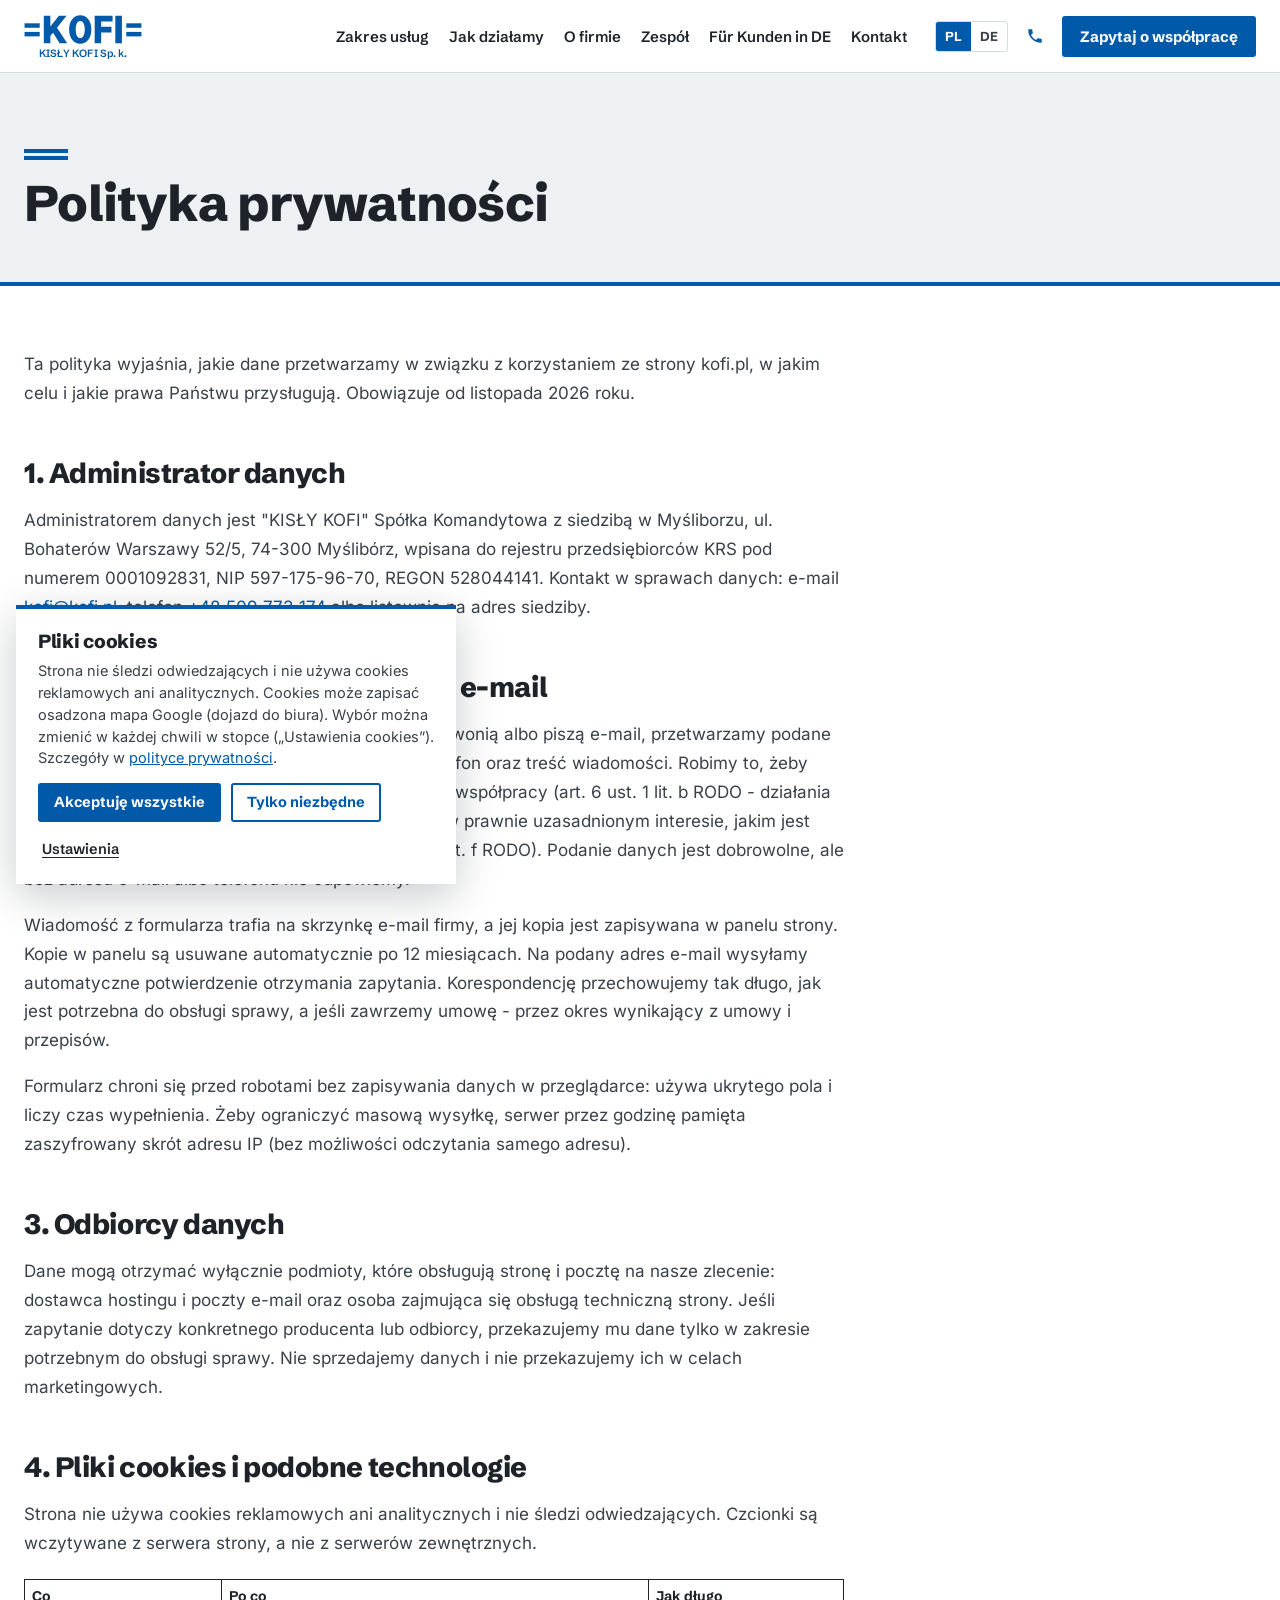
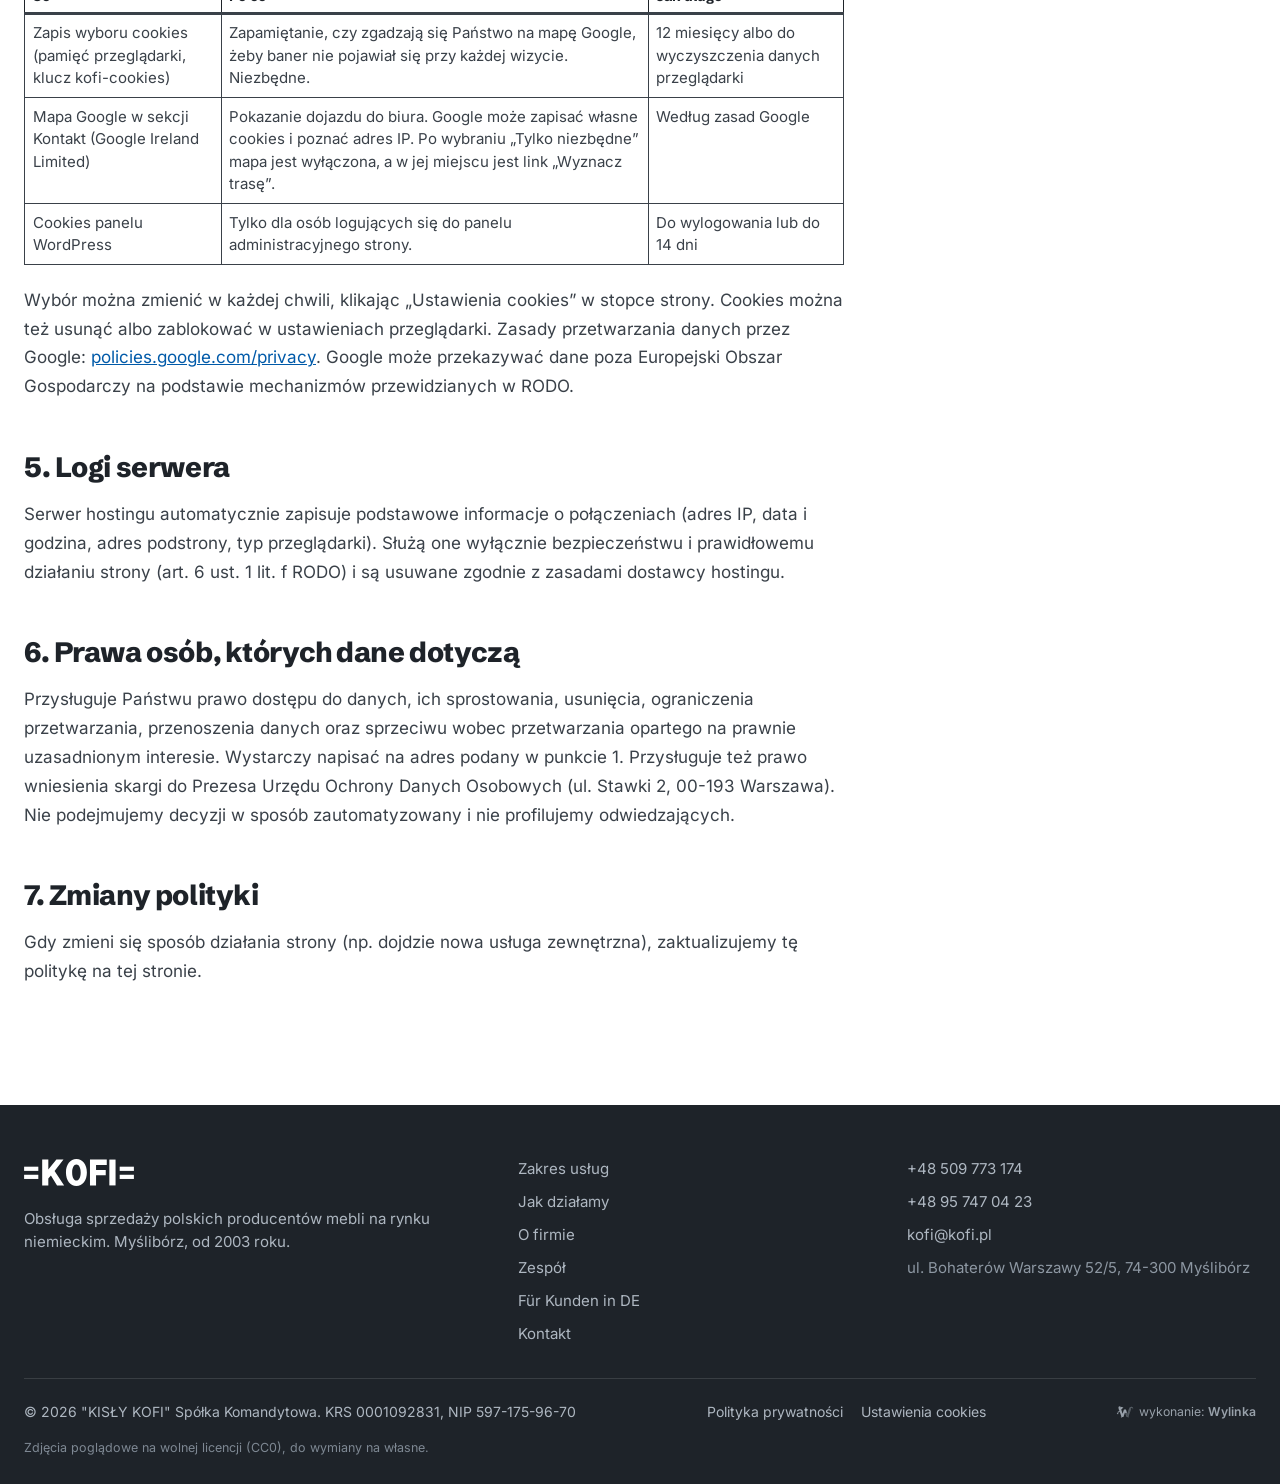
<file: polityka-prywatnosci/index.html>
<!doctype html>
<html lang="pl-PL">
<head>
<meta name="robots" content="noindex,nofollow">
<meta charset="UTF-8">
<meta name="viewport" content="width=device-width,initial-scale=1,viewport-fit=cover">
<title>Polityka prywatności | KOFI Myślibórz</title>
<link rel="preload" href="https://disaster26.github.io/kofi-strona/wp-content/themes/kofi/assets/fonts/schibsted-rdzen.woff2" as="font" type="font/woff2" crossorigin>
<link rel="preload" href="https://disaster26.github.io/kofi-strona/wp-content/themes/kofi/assets/fonts/schibsted-pl.woff2" as="font" type="font/woff2" crossorigin>
<link rel="preload" href="https://disaster26.github.io/kofi-strona/wp-content/themes/kofi/assets/fonts/inter-rdzen.woff2" as="font" type="font/woff2" crossorigin>
<link rel="preload" href="https://disaster26.github.io/kofi-strona/wp-content/themes/kofi/assets/fonts/inter-pl.woff2" as="font" type="font/woff2" crossorigin>
<meta name="theme-color" content="#ffffff">
<link rel="icon" href="https://disaster26.github.io/kofi-strona/wp-content/themes/kofi/assets/img/favicon.svg" type="image/svg+xml">
<link rel="icon" href="https://disaster26.github.io/kofi-strona/wp-content/themes/kofi/assets/img/favicon.png" sizes="192x192">
<link rel="apple-touch-icon" href="https://disaster26.github.io/kofi-strona/wp-content/themes/kofi/assets/img/favicon.png">
<style id="kofi-css">/* KOFI - motyw: niebieski z logo #005AA9, znak równości "=" z logo jako motyw (punktory, przyciski, separatory, schemat) */
/* 1.1: fonty w małych plikach rdzenia (ASCII + polskie znaki), pełne pliki tylko dla rzadkich znaków (rozłączne unicode-range) */
@font-face{font-family:"Schibsted Grotesk";font-style:normal;font-weight:600 900;font-display:swap;src:url(https://disaster26.github.io/kofi-strona/wp-content/themes/kofi/assets/fonts/schibsted-latin-ext.woff2) format("woff2");unicode-range:U+0100-0101,U+0103,U+0108-0117,U+011A-0130,U+0132-0140,U+0145-0151,U+0154-0159,U+015C-0178,U+017D-017E,U+018F,U+0192,U+019D,U+01CD-01CE,U+01E6-01E7,U+01EA-01EB,U+01FA-01FF,U+0218-021B,U+0232-0233,U+0237,U+0259,U+0272,U+02C7,U+02DD,U+1E80-1E85,U+1E9E,U+1EF2-1EF3,U+1EF8-1EF9,U+2020,U+20A9,U+20B9-20BA,U+20BD,U+20BF,U+2113}
@font-face{font-family:"Schibsted Grotesk";font-style:normal;font-weight:600 900;font-display:swap;src:url(https://disaster26.github.io/kofi-strona/wp-content/themes/kofi/assets/fonts/schibsted-latin.woff2) format("woff2");unicode-range:U+000D,U+00A1-00A8,U+00AA,U+00AC,U+00AE-00AF,U+00B1-00B6,U+00B8-00BA,U+00BC-00C3,U+00C5-00D2,U+00D4-00D5,U+00D8-00DB,U+00DD-00DE,U+00E0-00E3,U+00E5-00F2,U+00F4-00F5,U+00F7-00FB,U+00FD-00FF,U+0102,U+0131,U+0152-0153,U+02BB-02BC,U+02C6,U+02DA,U+02DC,U+0300-0301,U+0303-0304,U+0308,U+0323,U+201A,U+2032-2033,U+2044,U+2122,U+2191,U+2193,U+2212,U+2215}
@font-face{font-family:"Schibsted Grotesk";font-style:normal;font-weight:600 900;font-display:swap;src:url(https://disaster26.github.io/kofi-strona/wp-content/themes/kofi/assets/fonts/schibsted-rdzen.woff2) format("woff2");unicode-range:U+0020-007E,U+00A0,U+00A9,U+00AB,U+00B0,U+00B7,U+00BB,U+00C4,U+00D3,U+00D6-00D7,U+00DC,U+00DF,U+00E4,U+00F3,U+00F6,U+00FC,U+2013-2014,U+2018-2019,U+201C-201E,U+2022,U+2026,U+2039-203A,U+20AC}
@font-face{font-family:"Schibsted Grotesk";font-style:normal;font-weight:600 900;font-display:swap;src:url(https://disaster26.github.io/kofi-strona/wp-content/themes/kofi/assets/fonts/schibsted-pl.woff2) format("woff2");unicode-range:U+0104-0107,U+0118-0119,U+0141-0144,U+015A-015B,U+0179-017C}
@font-face{font-family:"Inter";font-style:normal;font-weight:400 600;font-display:swap;src:url(https://disaster26.github.io/kofi-strona/wp-content/themes/kofi/assets/fonts/inter-latin-ext.woff2) format("woff2");unicode-range:U+0100-0103,U+0108-0117,U+011A-0130,U+0132-0140,U+0145-0148,U+014A-0151,U+0154-0159,U+015C-0178,U+017D-01C3,U+01C5-0254,U+0256-027B,U+027E-0284,U+0286-0290,U+0292-02A4,U+02A6-02BA,U+02BD-02C5,U+02C7-02CC,U+02CE-02D7,U+02DD-02FF,U+1D00,U+1D0D,U+1D1B,U+1D43,U+1D47-1D49,U+1D4D,U+1D4F-1D50,U+1D52,U+1D56-1D58,U+1D5B,U+1D62-1D65,U+1D9C,U+1DA0,U+1DBB,U+1DBF,U+1E00-1E9B,U+1E9D-1E9F,U+1EF2-1EFF,U+2020,U+20A0-20AB,U+20AD-20AF,U+20B1-20B5,U+20B8-20BA,U+20BC-20BF,U+2113,U+2C7C,U+2C7F,U+A7FF}
@font-face{font-family:"Inter";font-style:normal;font-weight:400 600;font-display:swap;src:url(https://disaster26.github.io/kofi-strona/wp-content/themes/kofi/assets/fonts/inter-latin.woff2) format("woff2");unicode-range:U+00A1-00A8,U+00AA,U+00AC,U+00AE-00AF,U+00B1-00B6,U+00B8-00BA,U+00BC-00C3,U+00C5-00D2,U+00D4-00D5,U+00D8-00DB,U+00DD-00DE,U+00E0-00E3,U+00E5-00F2,U+00F4-00F5,U+00F7-00FB,U+00FD-00FF,U+0131,U+0152-0153,U+02BB-02BC,U+02C6,U+02DA,U+02DC,U+0300-0301,U+0303-0304,U+0308-0309,U+0323,U+2002,U+2009,U+200B,U+201A,U+2032-2033,U+2044,U+2122,U+2191,U+2193,U+2212,U+FEFF}
@font-face{font-family:"Inter";font-style:normal;font-weight:400 600;font-display:swap;src:url(https://disaster26.github.io/kofi-strona/wp-content/themes/kofi/assets/fonts/inter-rdzen.woff2) format("woff2");unicode-range:U+0020-007E,U+00A0,U+00A9,U+00AB,U+00B0,U+00B7,U+00BB,U+00C4,U+00D3,U+00D6-00D7,U+00DC,U+00DF,U+00E4,U+00F3,U+00F6,U+00FC,U+2013-2014,U+2018-2019,U+201C-201E,U+2022,U+2026,U+2039-203A,U+20AC}
@font-face{font-family:"Inter";font-style:normal;font-weight:400 600;font-display:swap;src:url(https://disaster26.github.io/kofi-strona/wp-content/themes/kofi/assets/fonts/inter-pl.woff2) format("woff2");unicode-range:U+0104-0107,U+0118-0119,U+0141-0144,U+015A-015B,U+0179-017C}
:root{
  --nieb:#005AA9;
  --nieb-c:#003D73;
  --nieb-j:#DCE8F4;
  --graf:#1E2329;
  --tekst:#3A4149;
  --szary:#EEF1F4;
  --linia:#D5DBE2;
  --bialy:#fff;
  --nag:72px;
  --wrap:min(1240px,100% - 48px);
  --h:"Schibsted Grotesk",system-ui,-apple-system,"Segoe UI",Arial,sans-serif;
  --b:"Inter",system-ui,-apple-system,"Segoe UI",Arial,sans-serif;
}
*,*::before,*::after{box-sizing:border-box}
html{overflow-x:clip;scroll-behavior:smooth;scroll-padding-top:var(--nag);-webkit-text-size-adjust:100%}
body{margin:0;font:400 16px/1.6 var(--b);color:var(--tekst);background:var(--bialy);overflow-x:hidden}
img{max-width:100%;display:block}
a{color:inherit}
h1,h2,h3{font-family:var(--h);color:var(--graf);margin:0;letter-spacing:-.015em;line-height:1.12}
h2{font-size:clamp(28px,3.4vw,44px);font-weight:800}
h3{font-size:20px;font-weight:700}
p{margin:0 0 1em}
.wrap{width:var(--wrap);margin-inline:auto}
.pomin{position:absolute;left:-9999px;top:8px;background:var(--nieb);color:#fff;padding:8px 14px;z-index:100}
.pomin:focus{left:8px}
:focus-visible{outline:3px solid var(--nieb);outline-offset:2px}

/* przyciski - zakończone znakiem równości z logo */
.btn{display:inline-flex;align-items:center;gap:12px;background:var(--nieb);color:#fff;text-decoration:none;font:700 16px/1 var(--h);padding:16px 22px;border:0;border-radius:3px;cursor:pointer;transition:background .2s}
.btn:hover{background:var(--nieb-c)}
.btn-rown{width:20px;height:12px;fill:currentColor;flex:none;transition:transform .2s}
.btn:hover .btn-rown{transform:translateX(4px)}
.btn-jasny{background:#fff;color:var(--nieb-c)}
.btn-jasny:hover{background:var(--szary)}

/* nagłówek */
.nag{position:sticky;top:0;z-index:50;background:#fff;box-shadow:0 1px 0 var(--linia)}
.nag-in{width:min(1440px,100% - 48px);margin-inline:auto;height:var(--nag);display:flex;align-items:center;gap:28px}
.marka{display:flex;flex-direction:column;align-items:center;gap:3px;text-decoration:none;color:var(--nieb);flex:none}
.marka-znak{width:118px;height:33px;fill:currentColor}
.marka-pod{font:600 10.5px/1 var(--h);letter-spacing:.01em;color:var(--nieb)}
.menu{display:flex;gap:26px;margin-left:auto}
.menu>a{text-decoration:none;font:600 15px/1 var(--h);color:var(--graf);padding:8px 0;position:relative;white-space:nowrap}
.menu>a::after{content:"";position:absolute;left:0;right:0;bottom:-2px;height:7px;border-top:2px solid var(--nieb);border-bottom:2px solid var(--nieb);transform:scaleX(0);transform-origin:left;transition:transform .2s}
.menu>a:hover::after,.menu>a.akt::after{transform:scaleX(1)}
.menu>a.akt{color:var(--nieb)}
.menu-kontakt{display:none}
.nag-akcje{display:flex;align-items:center;gap:18px}
.jezyk{display:flex;border:1px solid var(--linia);border-radius:3px;overflow:hidden}
.jezyk a{font:700 13px/1 var(--h);text-decoration:none;padding:8px 9px;color:var(--tekst)}
.jezyk a.jez-akt{background:var(--nieb);color:#fff}
.nag-tel{display:flex;align-items:center;gap:7px;text-decoration:none;font:700 15px/1 var(--h);color:var(--graf);white-space:nowrap}
.nag-tel svg{width:18px;height:18px;fill:var(--nieb)}
.btn-nag{padding:13px 18px;font-size:15px;white-space:nowrap}
.burger{display:none;width:44px;height:44px;border:0;background:none;cursor:pointer;position:relative;padding:0}
.burger span{position:absolute;left:10px;right:10px;height:3px;background:var(--nieb);transition:transform .25s,top .25s}
.burger span:first-child{top:16px}.burger span:last-child{top:25px}
.burger[aria-expanded="true"] span:first-child{top:20px;transform:rotate(45deg)}
.burger[aria-expanded="true"] span:last-child{top:20px;transform:rotate(-45deg)}

/* pierwszy ekran */
.hero{position:relative;min-height:calc(100svh - var(--nag));display:flex;align-items:center;overflow:hidden;background:#f3f3f2}
.hero-foto{position:absolute;inset:0}
.hero-foto picture,.hero-foto img{width:100%;height:100%}
.hero-foto img{object-fit:cover;object-position:30% 60%}
.hero-in{position:relative;margin-left:57vw;width:auto;max-width:660px;margin-right:4vw;padding:48px 0 120px}
.hero-gdzie{font:600 15px/1.4 var(--h);color:var(--nieb);margin-bottom:18px}
.hero h1{font-size:clamp(34px,3.2vw,58px);font-weight:800;line-height:1.06;letter-spacing:-.025em}
.hero-lead{font-size:clamp(17px,1.25vw,20px);line-height:1.55;margin:22px 0 30px;max-width:34em;color:#2E353D}
.hero-lead-m{display:none}
.hero-akcje{display:flex;flex-wrap:wrap;align-items:center;gap:14px 26px}
/* most: producent = KOFI = odbiorca */
.most{position:absolute;left:0;right:0;bottom:44px;display:flex;align-items:center;gap:14px;font:600 14px/1.2 var(--h);color:var(--graf)}
.most span{white-space:nowrap}
.most em{font-style:normal}.most em.k{display:none}
.most i{flex:1;height:10px;border-top:3px solid var(--nieb);border-bottom:3px solid var(--nieb);min-width:24px}
.most b{font:900 18px/1 var(--h);color:var(--nieb);letter-spacing:.02em}

/* sekcje */
.sek{padding:clamp(64px,8vw,120px) 0}
.sek-glowa{display:grid;grid-template-columns:minmax(0,1fr) minmax(0,1.1fr);gap:24px 64px;align-items:end;margin-bottom:44px}
.sek-glowa p{margin:0;font-size:18px;max-width:36em}
.sek-glowa h2,.kontakt-dane h2{position:relative;padding-top:26px}
.sek-glowa h2::before,.kontakt-dane h2::before{content:"";position:absolute;top:0;left:0;width:44px;height:11px;border-top:4px solid var(--nieb);border-bottom:4px solid var(--nieb)}

/* lista z punktorem "=" */
.lista{list-style:none;padding:0;margin:0}
.lista li{position:relative;padding-left:26px;margin:0 0 10px;line-height:1.5}
.lista li::before{content:"";position:absolute;left:0;top:.5em;width:14px;height:8px;border-top:2.5px solid var(--nieb);border-bottom:2.5px solid var(--nieb)}

/* usługi - tor kart */
.uslugi{background:var(--szary)}
.tor-ram{position:relative}
.tor{display:grid;grid-auto-flow:column;grid-auto-columns:minmax(300px,calc((min(1240px,100vw - 48px) - 3*22px)/3.15));gap:22px;overflow-x:auto;scroll-snap-type:x mandatory;padding:4px max(24px,calc((100vw - 1240px)/2)) 8px;scroll-padding-inline:max(24px,calc((100vw - 1240px)/2));scrollbar-width:none;cursor:grab}
.tor::-webkit-scrollbar{display:none}
.tor.ciag{cursor:grabbing;scroll-snap-type:none;user-select:none}
.karta{scroll-snap-align:start;background:#fff;display:flex;flex-direction:column;border-top:0;position:relative}
.karta::before{content:"";position:absolute;z-index:2;left:0;right:0;top:0;height:10px;border-top:4px solid var(--nieb);border-bottom:2px solid var(--nieb);pointer-events:none}
.karta-tr{padding:24px 24px 18px}
.karta h3{margin-bottom:16px}
.kar{position:relative;aspect-ratio:3/2;background:#dfe3e8;overflow:hidden}
.kar-tor{display:flex;height:100%;overflow-x:auto;scroll-snap-type:x mandatory;scrollbar-width:none}
.kar-tor::-webkit-scrollbar{display:none}
.kar-tor img{flex:0 0 100%;width:100%;height:100%;object-fit:cover;scroll-snap-align:start;user-select:none;-webkit-user-drag:none}
.kar-tor.ciag{scroll-snap-type:none}
.kar-l,.kar-p{position:absolute;top:50%;transform:translateY(-50%);width:40px;height:40px;border-radius:50%;border:0;background:rgba(255,255,255,.92);color:var(--graf);font:400 26px/1 var(--h);cursor:pointer;opacity:0;transition:opacity .2s;display:grid;place-items:center;padding:0 0 3px}
.kar-l{left:10px}.kar-p{right:10px}
.kar:hover .kar-l,.kar:hover .kar-p,.kar-l:focus-visible,.kar-p:focus-visible{opacity:1}
.kar-licz{position:absolute;right:10px;bottom:10px;background:rgba(30,35,41,.78);color:#fff;font:600 12px/1 var(--b);padding:5px 8px;border-radius:2px}
.tor-str{width:var(--wrap);margin:22px auto 0;display:flex;justify-content:flex-end;gap:10px}
.tor-b{width:48px;height:48px;border:2px solid var(--nieb);background:#fff;color:var(--nieb);font:400 28px/1 var(--h);cursor:pointer;display:grid;place-items:center;padding:0 0 4px;border-radius:3px}
.tor-b:hover{background:var(--nieb);color:#fff}

/* schemat */
.sch{display:grid;grid-template-columns:minmax(0,1fr) minmax(0,1.5fr) minmax(0,1fr);gap:0;align-items:center;background:var(--szary);padding:40px clamp(18px,3vw,48px);border-top:4px solid var(--nieb)}
.sch-kol{display:flex;flex-direction:column;gap:12px;position:relative;z-index:1}
.sch-tyt{font:800 14px/1 var(--h);color:var(--nieb);margin:0 0 4px}
.sch-box{background:#fff;border:1px solid var(--linia);padding:14px 16px;font:600 15px/1.3 var(--h);color:var(--graf)}
.sch-pl .sch-box{border-left:0;border-right:4px solid var(--nieb)}
.sch-de .sch-box{border-right:0;border-left:4px solid var(--graf)}
.sch-srodek{display:flex;flex-direction:column;align-items:stretch;gap:14px;padding:0 0}
.sch-przed{align-self:center;font:600 13px/1.3 var(--h);color:var(--tekst);background:#fff;border:1px dashed #9AA5B1;padding:7px 12px;text-align:center}
.sch-kofi{align-self:center;background:#fff;padding:16px 22px;border:2px solid var(--nieb);color:var(--nieb);line-height:0}
.sch-kofi svg{width:120px;height:34px;fill:currentColor}
.tr{position:relative;padding:0 6px}
.tr i{display:block;position:relative;height:10px}
.tr span{display:block;text-align:center;font:600 13px/1.2 var(--h);margin-top:6px}
.t-zam i{border-top:3px solid var(--nieb);height:0;margin-top:4px}
.t-zam i::after{content:"";position:absolute;right:-2px;top:-8px;border:6.5px solid transparent;border-left:10px solid var(--nieb);border-right:0}
.t-zam span{color:var(--nieb)}
.t-dok i{border-top:3px dashed var(--graf);height:0;margin-top:4px}
.t-dok i::after{content:"";position:absolute;left:-2px;top:-8px;border:6.5px solid transparent;border-right:10px solid var(--graf);border-left:0}
.t-dok span{color:var(--graf)}
.t-meb i{border-top:3px solid #6E9CCB;border-bottom:3px solid #6E9CCB;height:10px}
.t-meb i::after{content:"";position:absolute;left:-2px;top:-6px;border:8px solid transparent;border-right:12px solid #6E9CCB;border-left:0}
.t-meb span{color:#3F6E9E}

/* pas zdjęcia */
.pas{position:relative;min-height:clamp(420px,40vw,560px);display:flex;align-items:flex-end;overflow:hidden}
.pas>img{position:absolute;inset:0;width:100%;height:100%;object-fit:cover;object-position:50% 80%}
.pas::before{content:"";position:absolute;inset:0;background:linear-gradient(180deg,rgba(14,22,32,0) 25%,rgba(14,22,32,.72) 100%);z-index:1}
.pas-in{position:relative;z-index:2;width:var(--wrap);margin:0 auto;padding:0 0 clamp(36px,5vw,64px);color:#fff}
.pas-in h2{color:#fff;max-width:18em;font-size:clamp(26px,3vw,40px)}
.pas-in p{max-width:40em;font-size:17px;margin:16px 0 0;color:#E8EDF2}

/* o firmie - ciemny niebieski z logo */
.firma{background:var(--nieb-c);color:#D8E4F0}
.firma h2,.firma h3{color:#fff}
.firma-siatka{display:grid;grid-template-columns:minmax(0,1fr) minmax(0,1.25fr);gap:56px 72px}
.firma-tekst h2{margin-bottom:24px;position:relative;padding-top:26px}
.firma-tekst h2::before{content:"";position:absolute;top:0;left:0;width:44px;height:11px;border-top:4px solid #fff;border-bottom:4px solid #fff}
.firma-tekst p{font-size:17px}
.firma-osoba{margin-top:22px;color:#fff}
.rowne{display:grid;grid-template-columns:minmax(0,1fr) auto minmax(0,1fr);gap:24px;align-items:center;align-self:center}
.rowne-str{background:rgba(255,255,255,.07);border-top:4px solid #fff;padding:24px 22px 14px;height:100%}
.rowne-str h3{font-size:18px;margin-bottom:14px}
.rowne .lista li{color:#E3ECF5}
.rowne .lista li::before{border-color:#8FB8E3}
.rowne-znak{width:44px;height:26px;fill:#fff}
.firma-dalej{grid-column:1/-1;display:flex;align-items:center;justify-content:space-between;gap:20px 40px;border-top:1px solid rgba(255,255,255,.18);padding-top:36px}
.firma-dalej p{margin:0;font-size:18px;max-width:46em;color:#E3ECF5}
.firma-dalej b{color:#fff}

/* DE */
.de{background:#fff;padding-bottom:clamp(40px,5vw,72px)}
.de-siatka{display:grid;grid-template-columns:minmax(0,1.3fr) minmax(0,1fr);gap:32px 72px;align-items:center;border:1px solid var(--linia);border-left:6px solid var(--nieb);padding:clamp(28px,4vw,52px)}
.de h2{font-size:clamp(24px,2.6vw,34px);margin-bottom:18px}
.de p{font-size:17px}
.de-kontakt p{display:flex;flex-direction:column;gap:2px;margin:0 0 16px}
.de-kontakt span{font:600 13px/1.2 var(--h);color:#6A737D}
.de-kontakt a{font:700 20px/1.3 var(--h);color:var(--nieb);text-decoration:none}
.de-kontakt a:hover{text-decoration:underline}

/* kontakt */
.kontakt{background:var(--szary);padding-bottom:0}
.kontakt-siatka{display:grid;grid-template-columns:minmax(0,1fr) minmax(0,1.1fr);gap:48px 72px;padding-bottom:clamp(56px,6vw,88px)}
.kontakt-dane h2{margin-bottom:18px}
.kontakt-lead{font-size:18px;max-width:30em}
address{font-style:normal;margin:26px 0 20px;line-height:1.55}
address b{display:block;font:700 18px/1.35 var(--h);color:var(--graf);margin-bottom:6px}
.kontakt-lista{list-style:none;padding:0;margin:0;border-top:1px solid var(--linia)}
.kontakt-lista li{display:flex;justify-content:space-between;gap:16px;padding:12px 0;border-bottom:1px solid var(--linia);flex-wrap:wrap}
.kontakt-lista span{color:#6A737D}
.kontakt-lista a{font:700 17px/1.3 var(--h);color:var(--nieb);text-decoration:none}
.form{background:#fff;padding:clamp(24px,3vw,40px);border-top:4px solid var(--nieb);align-self:start}
.form h3{font-size:22px;margin-bottom:20px}
.pola{display:grid;grid-template-columns:repeat(2,minmax(0,1fr));gap:0 16px}
.form label{display:block;font:600 14px/1.3 var(--h);color:var(--graf);margin-bottom:16px}
.form input,.form textarea{display:block;width:100%;margin-top:6px;font:400 16px/1.4 var(--b);padding:12px 13px;border:1px solid #BCC5CF;border-radius:3px;background:#fff;color:var(--graf)}
.form input:focus,.form textarea:focus{outline:2px solid var(--nieb);outline-offset:0;border-color:var(--nieb)}
.form textarea{resize:vertical;min-height:110px}
.form-info{margin:14px 0 0;font-size:15px;color:var(--nieb-c);min-height:1em}
.mapa{height:380px;border-top:1px solid var(--linia)}
.mapa iframe{width:100%;height:100%;border:0;display:block;filter:grayscale(.35)}

/* stopka */
.stopka{background:var(--graf);color:#AEB7C1;font-size:15px;padding:52px 0 26px}
.stopka a{text-decoration:none}
.stopka a:hover{color:#fff}
.stopka-in{display:grid;grid-template-columns:minmax(0,1.3fr) minmax(0,1fr) minmax(0,1fr);gap:28px 40px;padding-bottom:32px;border-bottom:1px solid rgba(255,255,255,.12)}
.stopka-marka svg{width:110px;height:31px;fill:#fff;margin-bottom:12px}
.stopka-marka p{margin:0;line-height:1.55}
.stopka-menu,.stopka-kontakt{display:flex;flex-direction:column;gap:9px}
.stopka-dol{display:flex;justify-content:space-between;align-items:center;gap:12px 24px;flex-wrap:wrap;padding-top:22px;font-size:14px}

/* pasek dolny na telefonie */
.mob{display:none}

/* ---------- komputery niższe / węższe ---------- */
@media (max-width:1280px){
  .menu{gap:20px}
  .nag-tel span{display:none}
}
@media (max-width:1180px){
  .jezyk{display:none}
}
@media (min-width:861px) and (max-height:820px){
  .hero h1{font-size:clamp(34px,3.2vw,50px)}
  .hero-lead{margin:16px 0 26px;font-size:17px}
  .hero-gdzie{margin-bottom:12px}
  .hero-in{padding:32px 0 100px}
  .most{bottom:30px}
}

/* ---------- tablet i telefon ---------- */
@media (max-width:1060px){
  .menu{position:fixed;top:var(--nag);left:0;right:0;bottom:0;background:#fff;flex-direction:column;gap:0;padding:12px 24px 32px;opacity:0;transform:translateY(-10px);transition:opacity .22s,transform .22s,visibility 0s .22s;overflow-y:auto;visibility:hidden;pointer-events:none}
  .menu.otwarte{opacity:1;transform:none;visibility:visible;pointer-events:auto;transition:opacity .22s,transform .22s}
  .menu>a{font-size:22px;padding:18px 0;border-bottom:1px solid var(--linia)}
  .menu>a::after{left:0;right:auto;width:44px;bottom:8px}
  .menu-kontakt{display:flex;flex-direction:column;gap:14px;margin-top:26px}
  .menu-kontakt a{display:flex;align-items:center;gap:10px;text-decoration:none;font:700 18px/1 var(--h);color:var(--nieb)}
  .menu-kontakt svg{width:20px;height:20px;fill:currentColor}
  .burger{display:block}
  body.menu-otw{overflow:hidden}
  .nag-akcje{margin-left:auto;gap:8px}
  .jezyk{display:flex}
}
@media (max-width:860px){
  :root{--nag:62px;--wrap:calc(100% - 32px)}
  .nag-in{width:calc(100% - 24px);gap:10px}
  .marka-znak{width:92px;height:26px}
  .marka-pod{font-size:9px}
  .btn-nag{display:none}
  .nag-tel{width:44px;height:44px;justify-content:center;border-radius:50%;background:var(--szary)}
  .nag-tel svg{width:20px;height:20px}
  .jezyk a{padding:7px 8px;font-size:12px}

  .hero{flex-direction:column;align-items:stretch;min-height:calc(100svh - var(--nag));background:#fff}
  .hero-foto{position:relative;flex:1 1 0;min-height:min(52vw,24svh);max-height:52svh;width:100%;align-self:stretch}
  .hero-foto picture,.hero-foto img{position:absolute;inset:0}
  .hero-foto img{object-position:50% 70%}
  .hero-foto::after{content:"";position:absolute;left:0;right:0;bottom:0;height:22%;background:linear-gradient(180deg,rgba(255,255,255,0),#fff)}
  .hero-in{flex:0 0 auto;width:var(--wrap);margin:0 auto;padding:6px 0 0}
  .hero-gdzie{font-size:13px;margin-bottom:8px}
  .hero h1{font-size:clamp(25px,min(7.4vw,4.4svh),36px);line-height:1.1}
  .hero-lead{display:none}
  .hero-lead-m{display:block;font-size:clamp(14.5px,min(4vw,2.35svh),17px);line-height:1.5;margin:10px 0 24px;color:#2E353D}
  .hero-akcje{gap:10px 18px}
  .hero-akcje .btn{padding:14px 18px;font-size:15.5px}
  .most{position:static;margin:clamp(14px,2.6svh,24px) 0 clamp(14px,2.6svh,22px);gap:8px;font-size:12px}
  .most b{font-size:14px}
  .most em{display:none}.most em.k{display:inline}
  .most i{height:8px;border-width:2.5px;min-width:14px}

  .sek-glowa{grid-template-columns:minmax(0,1fr);margin-bottom:28px}
  .sek-glowa p{font-size:16.5px}
  .tor{grid-auto-columns:min(84vw,360px);gap:14px;padding:4px 16px 8px;scroll-padding-inline:16px}
  .kar-l,.kar-p{display:none}
  .tor-str{display:none}

  .sch{grid-template-columns:minmax(0,1fr) minmax(0,1.15fr) minmax(0,1fr);padding:22px 10px;gap:0 4px}
  .sch-box{padding:9px 8px;font-size:12.5px}
  .sch-tyt{font-size:12px}
  .sch-kol{gap:8px}
  .sch-srodek{gap:10px}
  .sch-przed{font-size:11px;padding:5px 6px}
  .sch-kofi{padding:9px 10px}
  .sch-kofi svg{width:72px;height:21px}
  .tr{padding:0 2px}
  .tr span{font-size:11px}

  .pas{min-height:480px}
  .pas-in p{font-size:16px}
  .firma-siatka{grid-template-columns:minmax(0,1fr);gap:36px}
  .rowne{grid-template-columns:minmax(0,1fr);gap:14px}
  .rowne-znak{justify-self:center;transform:rotate(90deg)}
  .firma-dalej{flex-direction:column;align-items:flex-start}
  .firma-dalej p{font-size:17px}
  .de-siatka{grid-template-columns:minmax(0,1fr);border-left-width:5px}
  .kontakt-siatka{grid-template-columns:minmax(0,1fr)}
  .pola{grid-template-columns:minmax(0,1fr)}
  .mapa{height:300px}

  .stopka{padding:40px 0 90px}
  .stopka-in{grid-template-columns:repeat(2,minmax(0,1fr));gap:24px 20px}
  .stopka-marka{grid-column:1/-1}
  .stopka-dol{flex-direction:column;align-items:flex-start}

  .mob{display:flex;position:fixed;left:0;right:0;bottom:0;z-index:60;gap:10px;padding:10px 12px calc(10px + env(safe-area-inset-bottom));background:#fff;border-top:1px solid var(--linia);transform:translateY(110%);transition:transform .25s}
  .mob.widac{transform:none}
  .mob .btn{flex:1;justify-content:center;padding:14px 12px;font-size:15px}
  .mob-tel{display:flex;align-items:center;gap:8px;justify-content:center;flex:0 0 auto;padding:0 18px;border:2px solid var(--nieb);border-radius:3px;color:var(--nieb);text-decoration:none;font:700 15px/1 var(--h)}
  .mob-tel svg{width:18px;height:18px;fill:currentColor}
}
@media (max-width:380px){
  .jezyk{display:none}
}
@media (prefers-reduced-motion:reduce){
  html{scroll-behavior:auto}
  *{transition:none!important}
}

/* ---------- elementy strony docelowej (WordPress) ---------- */
.screen-reader-text{position:absolute!important;width:1px;height:1px;overflow:hidden;clip:rect(0 0 0 0);white-space:nowrap}
.de-lista{margin-top:8px}
.de-lista li{font-size:16px}
.kontakt-rej{margin:20px 0 0;font-size:14px;line-height:1.55;color:#6A737D}
.pulapka{position:absolute!important;left:-9999px;width:1px;height:1px;overflow:hidden}
.form .zgoda{display:flex;gap:10px;align-items:flex-start;font:400 14px/1.45 var(--b);color:var(--tekst);margin:2px 0 20px}
.form .zgoda input{width:20px;height:20px;margin:1px 0 0;flex:none;accent-color:var(--nieb)}
.form .zgoda a{color:var(--nieb)}
.form-info.blad{color:#B3261E}
.form-info.ok{color:#14652F;font-weight:600}
.form button[disabled]{opacity:.6;cursor:wait}
.form .pole-blad input,.form .pole-blad textarea{border-color:#B3261E}
.stopka-kontakt span{color:#8D97A2}
.stopka-linki{display:flex;gap:18px;flex-wrap:wrap;margin:0}
.stopka-dol p{margin:0}
.link-cookies{background:none;border:0;padding:0;font:inherit;color:inherit;cursor:pointer}
.link-cookies:hover{color:#fff}
.stopka-przyp{font-size:12.5px;color:#7E8893;margin-top:14px;margin-bottom:0}

/* mapa wyłączona po odmowie cookies */
.mapa-zast{height:100%;display:flex;flex-direction:column;align-items:center;justify-content:center;gap:10px;text-align:center;padding:24px;background:#E4E9EE}
.mapa-zast b{font:700 18px/1.3 var(--h);color:var(--graf)}
.mapa-zast p{margin:0;color:var(--tekst)}
.mz-akcje{display:flex;gap:16px;align-items:center;flex-wrap:wrap;justify-content:center;margin-top:6px}
.mz-akcje button{background:none;border:0;font:700 15px/1 var(--h);color:var(--nieb);cursor:pointer;padding:8px 0;border-bottom:2px solid var(--nieb)}

/* baner cookies */
.cookies{position:fixed;z-index:80;left:16px;bottom:16px;width:min(440px,calc(100% - 32px));background:#fff;color:var(--tekst);padding:22px 22px 18px;border-top:4px solid var(--nieb);box-shadow:0 12px 40px rgba(14,22,32,.22);font-size:14.5px;line-height:1.5}
.cookies[hidden]{display:none}
.cookies h2{font-size:19px;margin:0 0 8px}
.cookies p{margin:0 0 14px}
.cookies a{color:var(--nieb)}
.cookies-kat{border:0;padding:0;margin:0 0 14px;display:grid;gap:10px}
.cookies-kat[hidden]{display:none}
.cookies-kat label{display:flex;gap:10px;align-items:flex-start}
.cookies-kat input{width:18px;height:18px;margin:2px 0 0;accent-color:var(--nieb);flex:none}
.cookies-kat b{display:block;font:700 14.5px/1.3 var(--h);color:var(--graf)}
.cookies-kat small{display:block;font-size:13px;color:#6A737D}
.cookies-b{display:flex;flex-wrap:wrap;gap:10px;align-items:center}
.cookies-b .btn{padding:12px 16px;font-size:14.5px}
.cookies-b [hidden]{display:none}
.btn-ob{background:#fff;color:var(--nieb);box-shadow:inset 0 0 0 2px var(--nieb)}
.btn-ob:hover{background:var(--szary)}
.btn-tekst{background:none;border:0;font:600 14.5px/1 var(--h);color:var(--graf);cursor:pointer;padding:10px 4px;text-decoration:underline;text-underline-offset:3px}

/* podstrony (polityka prywatności) i 404 */
.glowa{background:var(--szary);padding:clamp(40px,6vw,80px) 0 clamp(30px,4vw,52px);border-bottom:4px solid var(--nieb)}
.glowa h1{font-size:clamp(30px,4vw,50px);font-weight:800;position:relative;padding-top:26px}
.glowa h1::before{content:"";position:absolute;top:0;left:0;width:44px;height:11px;border-top:4px solid var(--nieb);border-bottom:4px solid var(--nieb)}
.glowa-404{min-height:calc(100svh - var(--nag) - 240px);display:flex;align-items:center;border-bottom:0}
.glowa-kod{font:700 15px/1 var(--h);color:var(--nieb);margin-bottom:14px}
.glowa-lead{font-size:18px;max-width:40em;margin:18px 0 0}
.glowa-lead a{color:var(--nieb);font-weight:600}
.glowa-404 .btn{margin-top:28px}
.sek-tresc{padding-top:clamp(36px,5vw,64px)}
.tresc{max-width:820px;font-size:17px;line-height:1.7}
.tresc h2{font-size:clamp(22px,2.2vw,28px);margin:1.8em 0 .6em}
.tresc a{color:var(--nieb)}
.tresc table{width:100%;border-collapse:collapse;font-size:15px;line-height:1.5;margin:0}
.tresc figure{margin:1.2em 0;overflow-x:auto}
.tresc th,.tresc td{text-align:left;vertical-align:top;padding:12px 14px 12px 0;border-bottom:1px solid var(--linia)}
.tresc th{font:700 14px/1.3 var(--h);color:var(--graf);border-bottom:2px solid var(--nieb)}
@media (max-width:860px){
  .cookies{left:0;right:0;bottom:0;width:100%;padding:18px 16px calc(16px + env(safe-area-inset-bottom));font-size:14px}
  .cookies-b .btn{flex:1 1 auto;justify-content:center}
  .tresc{font-size:16px}
  .tresc table{min-width:560px}
  .stopka-linki{gap:14px}
}


/* zespół (16.11): karty ze zdjęciem, imię i nazwisko, e-mail */
.zespol{background:var(--szary)}
.zespol-siatka{list-style:none;margin:0;padding:0;display:grid;grid-template-columns:repeat(6,minmax(0,1fr));gap:22px}
.osoba{background:#fff;position:relative;display:flex;flex-direction:column;min-width:0}
.osoba::before{content:"";position:absolute;z-index:1;left:0;right:0;top:0;height:10px;border-top:4px solid var(--nieb);border-bottom:2px solid var(--nieb);pointer-events:none}
.osoba img{display:block;width:100%;height:auto;aspect-ratio:4/5;object-fit:cover;background:#F3F4F5}
.osoba-tr{padding:16px 16px 18px}
.osoba h3{font:700 17px/1.25 var(--h);color:var(--graf);margin:0 0 6px}
.osoba a{font-size:14.5px;color:var(--nieb);text-decoration:none;overflow-wrap:anywhere}
.osoba a:hover{text-decoration:underline}
@media (max-width:1060px){.zespol-siatka{grid-template-columns:repeat(3,minmax(0,1fr))}}
@media (max-width:860px){
.zespol-siatka{grid-template-columns:repeat(2,minmax(0,1fr));gap:14px}
.osoba-tr{padding:12px 12px 14px}
.osoba h3{font-size:16px}
.osoba a{font-size:13.5px}
}
</style>
<meta name="description" content="Ta polityka wyjaśnia, jakie dane przetwarzamy w związku z korzystaniem ze strony kofi.pl, w jakim celu i jakie prawa Państwu przysługują. Obowiązuje od lis...">
<link rel="canonical" href="https://disaster26.github.io/kofi-strona/polityka-prywatnosci/">
<meta property="og:type" content="website"><meta property="og:locale" content="pl_PL"><meta property="og:site_name" content="KOFI"><meta property="og:title" content="Polityka prywatności | KOFI Myślibórz"><meta property="og:description" content="Ta polityka wyjaśnia, jakie dane przetwarzamy w związku z korzystaniem ze strony kofi.pl, w jakim celu i jakie prawa Państwu przysługują. Obowiązuje od lis..."><meta property="og:url" content="https://disaster26.github.io/kofi-strona/polityka-prywatnosci/"><meta property="og:image" content="https://disaster26.github.io/kofi-strona/wp-content/themes/kofi/assets/img/start/hero-2400.webp">
<style id="wp-block-library-inline-css">
:root{--wp-block-synced-color:#7a00df;--wp-block-synced-color--rgb:122,0,223;--wp-bound-block-color:var(--wp-block-synced-color);--wp-editor-canvas-background:#ddd;--wp-admin-theme-color:#007cba;--wp-admin-theme-color--rgb:0,124,186;--wp-admin-theme-color-darker-10:#006ba1;--wp-admin-theme-color-darker-10--rgb:0,107,160.5;--wp-admin-theme-color-darker-20:#005a87;--wp-admin-theme-color-darker-20--rgb:0,90,135;--wp-admin-border-width-focus:2px}@media (min-resolution:192dpi){:root{--wp-admin-border-width-focus:1.5px}}.wp-element-button{cursor:pointer}:root .has-very-light-gray-background-color{background-color:#eee}:root .has-very-dark-gray-background-color{background-color:#313131}:root .has-very-light-gray-color{color:#eee}:root .has-very-dark-gray-color{color:#313131}:root .has-vivid-green-cyan-to-vivid-cyan-blue-gradient-background{background:linear-gradient(135deg,#00d084,#0693e3)}:root .has-purple-crush-gradient-background{background:linear-gradient(135deg,#34e2e4,#4721fb 50%,#ab1dfe)}:root .has-hazy-dawn-gradient-background{background:linear-gradient(135deg,#faaca8,#dad0ec)}:root .has-subdued-olive-gradient-background{background:linear-gradient(135deg,#fafae1,#67a671)}:root .has-atomic-cream-gradient-background{background:linear-gradient(135deg,#fdd79a,#004a59)}:root .has-nightshade-gradient-background{background:linear-gradient(135deg,#330968,#31cdcf)}:root .has-midnight-gradient-background{background:linear-gradient(135deg,#020381,#2874fc)}:root{--wp--preset--font-size--normal:16px;--wp--preset--font-size--huge:42px}.has-regular-font-size{font-size:1em}.has-larger-font-size{font-size:2.625em}.has-normal-font-size{font-size:var(--wp--preset--font-size--normal)}.has-huge-font-size{font-size:var(--wp--preset--font-size--huge)}:root .has-text-align-center{text-align:center}:root .has-text-align-left{text-align:left}:root .has-text-align-right{text-align:right}.has-fit-text{white-space:nowrap!important}#end-resizable-editor-section{display:none}.aligncenter{clear:both}.items-justified-left{justify-content:flex-start}.items-justified-center{justify-content:center}.items-justified-right{justify-content:flex-end}.items-justified-space-between{justify-content:space-between}.screen-reader-text{word-wrap:normal!important;border:0;clip-path:inset(50%);height:1px;margin:-1px;overflow:hidden;padding:0;position:absolute;width:1px;word-break:normal!important}.screen-reader-text:focus{background-color:#ddd;clip-path:none;color:#444;display:block;font-size:1em;height:auto;left:5px;line-height:normal;padding:15px 23px 14px;text-decoration:none;top:5px;width:auto;z-index:100000}html :where(.has-border-color){border-style:solid}html :where([style^=border-color],[style*=";border-color"],[style*="; border-color"]){border-style:solid}html :where([style^=border-top-color],[style*=";border-top-color"],[style*="; border-top-color"]){border-top-style:solid}html :where([style^=border-right-color],[style*=";border-right-color"],[style*="; border-right-color"]){border-right-style:solid}html :where([style^=border-bottom-color],[style*=";border-bottom-color"],[style*="; border-bottom-color"]){border-bottom-style:solid}html :where([style^=border-left-color],[style*=";border-left-color"],[style*="; border-left-color"]){border-left-style:solid}html :where([style^=border-width],[style*=";border-width"],[style*="; border-width"]){border-style:solid}html :where([style^=border-top-width],[style*=";border-top-width"],[style*="; border-top-width"]){border-top-style:solid}html :where([style^=border-right-width],[style*=";border-right-width"],[style*="; border-right-width"]){border-right-style:solid}html :where([style^=border-bottom-width],[style*=";border-bottom-width"],[style*="; border-bottom-width"]){border-bottom-style:solid}html :where([style^=border-left-width],[style*=";border-left-width"],[style*="; border-left-width"]){border-left-style:solid}html :where(img[class*=wp-image-]){height:auto;max-width:100%}:where(figure){margin:0 0 1em}html :where(.is-position-sticky){--wp-admin--admin-bar--position-offset:var(--wp-admin--admin-bar--height,0px)}@media screen and (max-width:600px){html :where(.is-position-sticky){--wp-admin--admin-bar--position-offset:0px}}

/*# sourceURL=/wp-includes/css/dist/block-library/common.min.css */
</style>
<style id="wp-block-heading-inline-css">
h1:where(.wp-block-heading).has-background,h2:where(.wp-block-heading).has-background,h3:where(.wp-block-heading).has-background,h4:where(.wp-block-heading).has-background,h5:where(.wp-block-heading).has-background,h6:where(.wp-block-heading).has-background{padding:1.25em 2.375em}h1.has-text-align-left[style*=writing-mode]:where([style*=vertical-lr]),h1.has-text-align-right[style*=writing-mode]:where([style*=vertical-rl]),h2.has-text-align-left[style*=writing-mode]:where([style*=vertical-lr]),h2.has-text-align-right[style*=writing-mode]:where([style*=vertical-rl]),h3.has-text-align-left[style*=writing-mode]:where([style*=vertical-lr]),h3.has-text-align-right[style*=writing-mode]:where([style*=vertical-rl]),h4.has-text-align-left[style*=writing-mode]:where([style*=vertical-lr]),h4.has-text-align-right[style*=writing-mode]:where([style*=vertical-rl]),h5.has-text-align-left[style*=writing-mode]:where([style*=vertical-lr]),h5.has-text-align-right[style*=writing-mode]:where([style*=vertical-rl]),h6.has-text-align-left[style*=writing-mode]:where([style*=vertical-lr]),h6.has-text-align-right[style*=writing-mode]:where([style*=vertical-rl]){rotate:180deg}
/*# sourceURL=https://disaster26.github.io/kofi-strona/wp-includes/blocks/heading/style.min.css */
</style>
<style id="wp-block-paragraph-inline-css">
.is-small-text{font-size:.875em}.is-regular-text{font-size:1em}.is-large-text{font-size:2.25em}.is-larger-text{font-size:3em}.has-drop-cap:not(:focus):first-letter{float:left;font-size:8.4em;font-style:normal;font-weight:100;line-height:.68;margin:.05em .1em 0 0;text-transform:uppercase}body.rtl .has-drop-cap:not(:focus):first-letter{float:none;margin-left:.1em}p.has-drop-cap.has-background{overflow:hidden}:root :where(p.has-background){padding:1.25em 2.375em}:where(p.has-text-color:not(.has-link-color)) a{color:inherit}p.has-text-align-left[style*="writing-mode:vertical-lr"],p.has-text-align-right[style*="writing-mode:vertical-rl"]{rotate:180deg}
/*# sourceURL=https://disaster26.github.io/kofi-strona/wp-includes/blocks/paragraph/style.min.css */
</style>
<style id="wp-block-table-inline-css">
.wp-block-table{overflow-x:auto}.wp-block-table table{border-collapse:collapse;width:100%}.wp-block-table thead{border-bottom:3px solid}.wp-block-table tfoot{border-top:3px solid}.wp-block-table td,.wp-block-table th{border:1px solid;padding:.5em}.wp-block-table .has-fixed-layout{table-layout:fixed;width:100%}.wp-block-table .has-fixed-layout td,.wp-block-table .has-fixed-layout th{word-break:break-word}.wp-block-table.aligncenter,.wp-block-table.alignleft,.wp-block-table.alignright{display:table;width:auto}.wp-block-table.aligncenter td,.wp-block-table.aligncenter th,.wp-block-table.alignleft td,.wp-block-table.alignleft th,.wp-block-table.alignright td,.wp-block-table.alignright th{word-break:break-word}.wp-block-table .has-subtle-light-gray-background-color{background-color:#f3f4f5}.wp-block-table .has-subtle-pale-green-background-color{background-color:#e9fbe5}.wp-block-table .has-subtle-pale-blue-background-color{background-color:#e7f5fe}.wp-block-table .has-subtle-pale-pink-background-color{background-color:#fcf0ef}.wp-block-table.is-style-stripes{background-color:transparent;border-collapse:inherit;border-spacing:0}.wp-block-table.is-style-stripes tbody tr:nth-child(odd){background-color:#f0f0f0}.wp-block-table.is-style-stripes.has-subtle-light-gray-background-color tbody tr:nth-child(odd){background-color:#f3f4f5}.wp-block-table.is-style-stripes.has-subtle-pale-green-background-color tbody tr:nth-child(odd){background-color:#e9fbe5}.wp-block-table.is-style-stripes.has-subtle-pale-blue-background-color tbody tr:nth-child(odd){background-color:#e7f5fe}.wp-block-table.is-style-stripes.has-subtle-pale-pink-background-color tbody tr:nth-child(odd){background-color:#fcf0ef}.wp-block-table.is-style-stripes td,.wp-block-table.is-style-stripes th{border-color:transparent}.wp-block-table.is-style-stripes{border-bottom:1px solid #f0f0f0}.wp-block-table .has-border-color td,.wp-block-table .has-border-color th,.wp-block-table .has-border-color tr,.wp-block-table .has-border-color>*{border-color:inherit}.wp-block-table table[style*=border-top-color] tr:first-child,.wp-block-table table[style*=border-top-color] tr:first-child td,.wp-block-table table[style*=border-top-color] tr:first-child th,.wp-block-table table[style*=border-top-color]>*,.wp-block-table table[style*=border-top-color]>* td,.wp-block-table table[style*=border-top-color]>* th{border-top-color:inherit}.wp-block-table table[style*=border-top-color] tr:not(:first-child){border-top-color:currentColor}.wp-block-table table[style*=border-right-color] td:last-child,.wp-block-table table[style*=border-right-color] th,.wp-block-table table[style*=border-right-color] tr,.wp-block-table table[style*=border-right-color]>*{border-right-color:inherit}.wp-block-table table[style*=border-bottom-color] tr:last-child,.wp-block-table table[style*=border-bottom-color] tr:last-child td,.wp-block-table table[style*=border-bottom-color] tr:last-child th,.wp-block-table table[style*=border-bottom-color]>*,.wp-block-table table[style*=border-bottom-color]>* td,.wp-block-table table[style*=border-bottom-color]>* th{border-bottom-color:inherit}.wp-block-table table[style*=border-bottom-color] tr:not(:last-child){border-bottom-color:currentColor}.wp-block-table table[style*=border-left-color] td:first-child,.wp-block-table table[style*=border-left-color] th,.wp-block-table table[style*=border-left-color] tr,.wp-block-table table[style*=border-left-color]>*{border-left-color:inherit}.wp-block-table table[style*=border-style] td,.wp-block-table table[style*=border-style] th,.wp-block-table table[style*=border-style] tr,.wp-block-table table[style*=border-style]>*{border-style:inherit}.wp-block-table table[style*=border-width] td,.wp-block-table table[style*=border-width] th,.wp-block-table table[style*=border-width] tr,.wp-block-table table[style*=border-width]>*{border-style:inherit;border-width:inherit}
/*# sourceURL=https://disaster26.github.io/kofi-strona/wp-includes/blocks/table/style.min.css */
</style>

<style id="classic-theme-styles-inline-css">
/*! This file is auto-generated */
.wp-block-button__link{color:#fff;background-color:#32373c;border-radius:9999px;box-shadow:none;text-decoration:none;padding:calc(.667em + 2px) calc(1.333em + 2px);font-size:1.125em}.wp-block-file__button{background:#32373c;color:#fff;text-decoration:none}
/*# sourceURL=/wp-includes/css/classic-themes.min.css */
</style>

<style id="global-styles-inline-css">
:root{--wp--preset--aspect-ratio--square: 1;--wp--preset--aspect-ratio--4-3: 4/3;--wp--preset--aspect-ratio--3-4: 3/4;--wp--preset--aspect-ratio--3-2: 3/2;--wp--preset--aspect-ratio--2-3: 2/3;--wp--preset--aspect-ratio--16-9: 16/9;--wp--preset--aspect-ratio--9-16: 9/16;--wp--preset--color--black: #000000;--wp--preset--color--cyan-bluish-gray: #abb8c3;--wp--preset--color--white: #ffffff;--wp--preset--color--pale-pink: #f78da7;--wp--preset--color--vivid-red: #cf2e2e;--wp--preset--color--luminous-vivid-orange: #ff6900;--wp--preset--color--luminous-vivid-amber: #fcb900;--wp--preset--color--light-green-cyan: #7bdcb5;--wp--preset--color--vivid-green-cyan: #00d084;--wp--preset--color--pale-cyan-blue: #8ed1fc;--wp--preset--color--vivid-cyan-blue: #0693e3;--wp--preset--color--vivid-purple: #9b51e0;--wp--preset--gradient--vivid-cyan-blue-to-vivid-purple: linear-gradient(135deg,rgb(6,147,227) 0%,rgb(155,81,224) 100%);--wp--preset--gradient--light-green-cyan-to-vivid-green-cyan: linear-gradient(135deg,rgb(122,220,180) 0%,rgb(0,208,130) 100%);--wp--preset--gradient--luminous-vivid-amber-to-luminous-vivid-orange: linear-gradient(135deg,rgb(252,185,0) 0%,rgb(255,105,0) 100%);--wp--preset--gradient--luminous-vivid-orange-to-vivid-red: linear-gradient(135deg,rgb(255,105,0) 0%,rgb(207,46,46) 100%);--wp--preset--gradient--very-light-gray-to-cyan-bluish-gray: linear-gradient(135deg,rgb(238,238,238) 0%,rgb(169,184,195) 100%);--wp--preset--gradient--cool-to-warm-spectrum: linear-gradient(135deg,rgb(74,234,220) 0%,rgb(151,120,209) 20%,rgb(207,42,186) 40%,rgb(238,44,130) 60%,rgb(251,105,98) 80%,rgb(254,248,76) 100%);--wp--preset--gradient--blush-light-purple: linear-gradient(135deg,rgb(255,206,236) 0%,rgb(152,150,240) 100%);--wp--preset--gradient--blush-bordeaux: linear-gradient(135deg,rgb(254,205,165) 0%,rgb(254,45,45) 50%,rgb(107,0,62) 100%);--wp--preset--gradient--luminous-dusk: linear-gradient(135deg,rgb(255,203,112) 0%,rgb(199,81,192) 50%,rgb(65,88,208) 100%);--wp--preset--gradient--pale-ocean: linear-gradient(135deg,rgb(255,245,203) 0%,rgb(182,227,212) 50%,rgb(51,167,181) 100%);--wp--preset--gradient--electric-grass: linear-gradient(135deg,rgb(202,248,128) 0%,rgb(113,206,126) 100%);--wp--preset--gradient--midnight: linear-gradient(135deg,rgb(2,3,129) 0%,rgb(40,116,252) 100%);--wp--preset--font-size--small: 13px;--wp--preset--font-size--medium: 20px;--wp--preset--font-size--large: 36px;--wp--preset--font-size--x-large: 42px;--wp--preset--spacing--20: 0.44rem;--wp--preset--spacing--30: 0.67rem;--wp--preset--spacing--40: 1rem;--wp--preset--spacing--50: 1.5rem;--wp--preset--spacing--60: 2.25rem;--wp--preset--spacing--70: 3.38rem;--wp--preset--spacing--80: 5.06rem;--wp--preset--shadow--natural: 6px 6px 9px rgba(0, 0, 0, 0.2);--wp--preset--shadow--deep: 12px 12px 50px rgba(0, 0, 0, 0.4);--wp--preset--shadow--sharp: 6px 6px 0px rgba(0, 0, 0, 0.2);--wp--preset--shadow--outlined: 6px 6px 0px -3px rgb(255, 255, 255), 6px 6px rgb(0, 0, 0);--wp--preset--shadow--crisp: 6px 6px 0px rgb(0, 0, 0);}.wp-block-button{--wp--preset--dimension--25: 25%;--wp--preset--dimension--50: 50%;--wp--preset--dimension--75: 75%;--wp--preset--dimension--100: 100%;}:where(body) { margin: 0; }:where(.is-layout-flex){gap: 0.5em;}:where(.is-layout-grid){gap: 0.5em;}body .is-layout-flex{display: flex;}.is-layout-flex{flex-wrap: wrap;align-items: center;}.is-layout-flex > :is(*, div){margin: 0;}body .is-layout-grid{display: grid;}.is-layout-grid > :is(*, div){margin: 0;}body{padding-top: 0px;padding-right: 0px;padding-bottom: 0px;padding-left: 0px;}:root :where(.wp-element-button, .wp-block-button__link){background-color: #32373c;border-width: 0;color: #fff;font-family: inherit;font-size: inherit;font-style: inherit;font-weight: inherit;letter-spacing: inherit;line-height: inherit;padding-top: calc(0.667em + 2px);padding-right: calc(1.333em + 2px);padding-bottom: calc(0.667em + 2px);padding-left: calc(1.333em + 2px);text-decoration: none;text-transform: inherit;}.has-black-color{color: var(--wp--preset--color--black) !important;}.has-cyan-bluish-gray-color{color: var(--wp--preset--color--cyan-bluish-gray) !important;}.has-white-color{color: var(--wp--preset--color--white) !important;}.has-pale-pink-color{color: var(--wp--preset--color--pale-pink) !important;}.has-vivid-red-color{color: var(--wp--preset--color--vivid-red) !important;}.has-luminous-vivid-orange-color{color: var(--wp--preset--color--luminous-vivid-orange) !important;}.has-luminous-vivid-amber-color{color: var(--wp--preset--color--luminous-vivid-amber) !important;}.has-light-green-cyan-color{color: var(--wp--preset--color--light-green-cyan) !important;}.has-vivid-green-cyan-color{color: var(--wp--preset--color--vivid-green-cyan) !important;}.has-pale-cyan-blue-color{color: var(--wp--preset--color--pale-cyan-blue) !important;}.has-vivid-cyan-blue-color{color: var(--wp--preset--color--vivid-cyan-blue) !important;}.has-vivid-purple-color{color: var(--wp--preset--color--vivid-purple) !important;}.has-black-background-color{background-color: var(--wp--preset--color--black) !important;}.has-cyan-bluish-gray-background-color{background-color: var(--wp--preset--color--cyan-bluish-gray) !important;}.has-white-background-color{background-color: var(--wp--preset--color--white) !important;}.has-pale-pink-background-color{background-color: var(--wp--preset--color--pale-pink) !important;}.has-vivid-red-background-color{background-color: var(--wp--preset--color--vivid-red) !important;}.has-luminous-vivid-orange-background-color{background-color: var(--wp--preset--color--luminous-vivid-orange) !important;}.has-luminous-vivid-amber-background-color{background-color: var(--wp--preset--color--luminous-vivid-amber) !important;}.has-light-green-cyan-background-color{background-color: var(--wp--preset--color--light-green-cyan) !important;}.has-vivid-green-cyan-background-color{background-color: var(--wp--preset--color--vivid-green-cyan) !important;}.has-pale-cyan-blue-background-color{background-color: var(--wp--preset--color--pale-cyan-blue) !important;}.has-vivid-cyan-blue-background-color{background-color: var(--wp--preset--color--vivid-cyan-blue) !important;}.has-vivid-purple-background-color{background-color: var(--wp--preset--color--vivid-purple) !important;}.has-black-border-color{border-color: var(--wp--preset--color--black) !important;}.has-cyan-bluish-gray-border-color{border-color: var(--wp--preset--color--cyan-bluish-gray) !important;}.has-white-border-color{border-color: var(--wp--preset--color--white) !important;}.has-pale-pink-border-color{border-color: var(--wp--preset--color--pale-pink) !important;}.has-vivid-red-border-color{border-color: var(--wp--preset--color--vivid-red) !important;}.has-luminous-vivid-orange-border-color{border-color: var(--wp--preset--color--luminous-vivid-orange) !important;}.has-luminous-vivid-amber-border-color{border-color: var(--wp--preset--color--luminous-vivid-amber) !important;}.has-light-green-cyan-border-color{border-color: var(--wp--preset--color--light-green-cyan) !important;}.has-vivid-green-cyan-border-color{border-color: var(--wp--preset--color--vivid-green-cyan) !important;}.has-pale-cyan-blue-border-color{border-color: var(--wp--preset--color--pale-cyan-blue) !important;}.has-vivid-cyan-blue-border-color{border-color: var(--wp--preset--color--vivid-cyan-blue) !important;}.has-vivid-purple-border-color{border-color: var(--wp--preset--color--vivid-purple) !important;}.has-vivid-cyan-blue-to-vivid-purple-gradient-background{background: var(--wp--preset--gradient--vivid-cyan-blue-to-vivid-purple) !important;}.has-light-green-cyan-to-vivid-green-cyan-gradient-background{background: var(--wp--preset--gradient--light-green-cyan-to-vivid-green-cyan) !important;}.has-luminous-vivid-amber-to-luminous-vivid-orange-gradient-background{background: var(--wp--preset--gradient--luminous-vivid-amber-to-luminous-vivid-orange) !important;}.has-luminous-vivid-orange-to-vivid-red-gradient-background{background: var(--wp--preset--gradient--luminous-vivid-orange-to-vivid-red) !important;}.has-very-light-gray-to-cyan-bluish-gray-gradient-background{background: var(--wp--preset--gradient--very-light-gray-to-cyan-bluish-gray) !important;}.has-cool-to-warm-spectrum-gradient-background{background: var(--wp--preset--gradient--cool-to-warm-spectrum) !important;}.has-blush-light-purple-gradient-background{background: var(--wp--preset--gradient--blush-light-purple) !important;}.has-blush-bordeaux-gradient-background{background: var(--wp--preset--gradient--blush-bordeaux) !important;}.has-luminous-dusk-gradient-background{background: var(--wp--preset--gradient--luminous-dusk) !important;}.has-pale-ocean-gradient-background{background: var(--wp--preset--gradient--pale-ocean) !important;}.has-electric-grass-gradient-background{background: var(--wp--preset--gradient--electric-grass) !important;}.has-midnight-gradient-background{background: var(--wp--preset--gradient--midnight) !important;}.has-small-font-size{font-size: var(--wp--preset--font-size--small) !important;}.has-medium-font-size{font-size: var(--wp--preset--font-size--medium) !important;}.has-large-font-size{font-size: var(--wp--preset--font-size--large) !important;}.has-x-large-font-size{font-size: var(--wp--preset--font-size--x-large) !important;}
/*# sourceURL=global-styles-inline-css */
</style>

</head>
<body class="privacy-policy wp-singular page-template-default page page-id-3 wp-theme-kofi">
<svg width="0" height="0" style="position:absolute" aria-hidden="true">
  <defs>
    <symbol id="logo" viewBox="0 0 170 48">
      <rect x="0" y="15" width="22" height="6.5"/><rect x="0" y="27.5" width="22" height="6.5"/>
      <path d="M28 4h9.5v15.5L50 4h11L47.2 21.6 62 44H51L41.5 28.6l-4 4.6V44H28z"/>
      <path fill-rule="evenodd" d="M81 3.2c9.6 0 16.2 8.6 16.2 20.8S90.6 44.8 81 44.8 64.8 36.2 64.8 24 71.4 3.2 81 3.2zm0 8.3c-4 0-6.6 5-6.6 12.5S77 36.5 81 36.5s6.6-5 6.6-12.5S85 11.5 81 11.5z"/>
      <path d="M102 4h26v8.2h-16.6v7.9h15v8.1h-15V44H102z"/>
      <rect x="132" y="4" width="9.6" height="40"/>
      <rect x="148" y="15" width="22" height="6.5"/><rect x="148" y="27.5" width="22" height="6.5"/>
    </symbol>
    <symbol id="tel" viewBox="0 0 24 24"><path d="M6.6 10.8a15.1 15.1 0 0 0 6.6 6.6l2.2-2.2c.3-.3.7-.4 1-.2 1.1.4 2.3.6 3.6.6.6 0 1 .4 1 1V20c0 .6-.4 1-1 1A17 17 0 0 1 3 4c0-.6.4-1 1-1h3.5c.6 0 1 .4 1 1 0 1.3.2 2.5.6 3.6.1.3 0 .7-.2 1z"/></symbol>
    <symbol id="mail" viewBox="0 0 24 24"><path d="M3 5h18v14H3zm2 2v.5l7 4.6 7-4.6V7zm14 2.9-7 4.6-7-4.6V17h14z"/></symbol>
    <symbol id="rownosc" viewBox="0 0 20 12"><rect y="1" width="20" height="3.4"/><rect y="7.6" width="20" height="3.4"/></symbol>
  </defs>
</svg>
	<a class="pomin" href="#tresc">Przejdź do treści</a>
<header class="nag" id="nag">
  <div class="nag-in">
    <a class="marka" href="https://disaster26.github.io/kofi-strona/" aria-label="KOFI, KISŁY KOFI Sp. k. - strona główna">
      <svg class="marka-znak" aria-hidden="true"><use href="#logo"/></svg>      <span class="marka-pod">KISŁY KOFI Sp. k.</span>
    </a>
    <nav class="menu" id="menu" aria-label="Menu główne">
            <a href="https://disaster26.github.io/kofi-strona/#uslugi">Zakres usług</a>
            <a href="https://disaster26.github.io/kofi-strona/#schemat">Jak działamy</a>
            <a href="https://disaster26.github.io/kofi-strona/#firma">O firmie</a>
            <a href="https://disaster26.github.io/kofi-strona/#zespol">Zespół</a>
            <a href="https://disaster26.github.io/kofi-strona/#de" lang="de">Für Kunden in DE</a>
            <a href="https://disaster26.github.io/kofi-strona/#kontakt">Kontakt</a>
            <div class="menu-kontakt">
        <a href="tel:+48509773174"><svg aria-hidden="true"><use href="#tel"/></svg>+48 509 773 174</a>
        <a href="mailto:&#107;&#111;f&#105;%40&#107;%6f%66i&#046;&#112;%6c"><svg aria-hidden="true"><use href="#mail"/></svg>ko&#102;&#105;&#64;&#107;of&#105;.&#112;&#108;</a>      </div>
    </nav>
    <div class="nag-akcje">
      <div class="jezyk" role="group" aria-label="Język"><a href="https://disaster26.github.io/kofi-strona/" class="jez-akt" aria-current="true">PL</a><a href="https://disaster26.github.io/kofi-strona/#de" lang="de" hreflang="de">DE</a></div>
      <a class="nag-tel" href="tel:+48509773174" aria-label="Zadzwoń: +48 509 773 174"><svg aria-hidden="true"><use href="#tel"/></svg><span>509 773 174</span></a>
      <a class="btn btn-nag" href="https://disaster26.github.io/kofi-strona/#kontakt">Zapytaj o współpracę</a>
      <button class="burger" id="burger" type="button" aria-expanded="false" aria-controls="menu" aria-label="Otwórz menu"><span></span><span></span></button>
    </div>
  </div>
</header>
<main id="tresc">
  <section class="glowa">
    <div class="wrap">
      <h1>Polityka prywatności</h1>
    </div>
  </section>
  <section class="sek sek-tresc">
    <div class="wrap"><article class="tresc">
<p class="wp-block-paragraph">Ta polityka wyjaśnia, jakie dane przetwarzamy w związku z korzystaniem ze strony kofi.pl, w jakim celu i jakie prawa Państwu przysługują. Obowiązuje od listopada 2026 roku.</p>



<h2 class="wp-block-heading">1. Administrator danych</h2>



<p class="wp-block-paragraph">Administratorem danych jest "KISŁY KOFI" Spółka Komandytowa z siedzibą w Myśliborzu, ul. Bohaterów Warszawy 52/5, 74-300 Myślibórz, wpisana do rejestru przedsiębiorców KRS pod numerem 0001092831, NIP 597-175-96-70, REGON 528044141. Kontakt w sprawach danych: e-mail <a href="mailto:&#107;of%69&#064;k%6ff%69&#046;p%6c">&#107;&#111;&#102;&#105;&#64;k&#111;&#102;i&#46;&#112;&#108;</a>, telefon <a href="tel:+48509773174">+48 509 773 174</a> albo listownie na adres siedziby.</p>



<h2 class="wp-block-heading">2. Formularz zapytania, telefon i e-mail</h2>



<p class="wp-block-paragraph">Gdy wysyłają Państwo zapytanie przez formularz, dzwonią albo piszą e-mail, przetwarzamy podane dane: nazwę firmy, imię i nazwisko, adres e-mail, telefon oraz treść wiadomości. Robimy to, żeby odpowiedzieć na zapytanie i przedstawić propozycję współpracy (art. 6 ust. 1 lit. b RODO - działania przed zawarciem umowy na Państwa żądanie) oraz w prawnie uzasadnionym interesie, jakim jest prowadzenie korespondencji handlowej (art. 6 ust. 1 lit. f RODO). Podanie danych jest dobrowolne, ale bez adresu e-mail albo telefonu nie odpowiemy.</p>



<p class="wp-block-paragraph">Wiadomość z formularza trafia na skrzynkę e-mail firmy, a jej kopia jest zapisywana w panelu strony. Kopie w panelu są usuwane automatycznie po 12 miesiącach. Na podany adres e-mail wysyłamy automatyczne potwierdzenie otrzymania zapytania. Korespondencję przechowujemy tak długo, jak jest potrzebna do obsługi sprawy, a jeśli zawrzemy umowę - przez okres wynikający z umowy i przepisów.</p>



<p class="wp-block-paragraph">Formularz chroni się przed robotami bez zapisywania danych w przeglądarce: używa ukrytego pola i liczy czas wypełnienia. Żeby ograniczyć masową wysyłkę, serwer przez godzinę pamięta zaszyfrowany skrót adresu IP (bez możliwości odczytania samego adresu).</p>



<h2 class="wp-block-heading">3. Odbiorcy danych</h2>



<p class="wp-block-paragraph">Dane mogą otrzymać wyłącznie podmioty, które obsługują stronę i pocztę na nasze zlecenie: dostawca hostingu i poczty e-mail oraz osoba zajmująca się obsługą techniczną strony. Jeśli zapytanie dotyczy konkretnego producenta lub odbiorcy, przekazujemy mu dane tylko w zakresie potrzebnym do obsługi sprawy. Nie sprzedajemy danych i nie przekazujemy ich w celach marketingowych.</p>



<h2 class="wp-block-heading">4. Pliki cookies i podobne technologie</h2>



<p class="wp-block-paragraph">Strona nie używa cookies reklamowych ani analitycznych i nie śledzi odwiedzających. Czcionki są wczytywane z serwera strony, a nie z serwerów zewnętrznych.</p>



<figure class="wp-block-table"><table><thead><tr><th>Co</th><th>Po co</th><th>Jak długo</th></tr></thead><tbody><tr><td>Zapis wyboru cookies (pamięć przeglądarki, klucz kofi-cookies)</td><td>Zapamiętanie, czy zgadzają się Państwo na mapę Google, żeby baner nie pojawiał się przy każdej wizycie. Niezbędne.</td><td>12 miesięcy albo do wyczyszczenia danych przeglądarki</td></tr><tr><td>Mapa Google w sekcji Kontakt (Google Ireland Limited)</td><td>Pokazanie dojazdu do biura. Google może zapisać własne cookies i poznać adres IP. Po wybraniu „Tylko niezbędne” mapa jest wyłączona, a w jej miejscu jest link „Wyznacz trasę”.</td><td>Według zasad Google</td></tr><tr><td>Cookies panelu WordPress</td><td>Tylko dla osób logujących się do panelu administracyjnego strony.</td><td>Do wylogowania lub do 14 dni</td></tr></tbody></table></figure>



<p class="wp-block-paragraph">Wybór można zmienić w każdej chwili, klikając „Ustawienia cookies” w stopce strony. Cookies można też usunąć albo zablokować w ustawieniach przeglądarki. Zasady przetwarzania danych przez Google: <a href="https://policies.google.com/privacy?hl=pl" rel="noopener">policies.google.com/privacy</a>. Google może przekazywać dane poza Europejski Obszar Gospodarczy na podstawie mechanizmów przewidzianych w RODO.</p>



<h2 class="wp-block-heading">5. Logi serwera</h2>



<p class="wp-block-paragraph">Serwer hostingu automatycznie zapisuje podstawowe informacje o połączeniach (adres IP, data i godzina, adres podstrony, typ przeglądarki). Służą one wyłącznie bezpieczeństwu i prawidłowemu działaniu strony (art. 6 ust. 1 lit. f RODO) i są usuwane zgodnie z zasadami dostawcy hostingu.</p>



<h2 class="wp-block-heading">6. Prawa osób, których dane dotyczą</h2>



<p class="wp-block-paragraph">Przysługuje Państwu prawo dostępu do danych, ich sprostowania, usunięcia, ograniczenia przetwarzania, przenoszenia danych oraz sprzeciwu wobec przetwarzania opartego na prawnie uzasadnionym interesie. Wystarczy napisać na adres podany w punkcie 1. Przysługuje też prawo wniesienia skargi do Prezesa Urzędu Ochrony Danych Osobowych (ul. Stawki 2, 00-193 Warszawa). Nie podejmujemy decyzji w sposób zautomatyzowany i nie profilujemy odwiedzających.</p>



<h2 class="wp-block-heading">7. Zmiany polityki</h2>



<p class="wp-block-paragraph">Gdy zmieni się sposób działania strony (np. dojdzie nowa usługa zewnętrzna), zaktualizujemy tę politykę na tej stronie.</p>

</article></div>
  </section>
</main>
<footer class="stopka">
  <div class="wrap stopka-in">
    <div class="stopka-marka">
      <svg aria-hidden="true"><use href="#logo"/></svg>      <p>Obsługa sprzedaży polskich producentów mebli na rynku niemieckim. Myślibórz, od 2003 roku.</p>
    </div>
    <nav class="stopka-menu" aria-label="Stopka">
      <a href="https://disaster26.github.io/kofi-strona/#uslugi">Zakres usług</a>
      <a href="https://disaster26.github.io/kofi-strona/#schemat">Jak działamy</a>
      <a href="https://disaster26.github.io/kofi-strona/#firma">O firmie</a>
      <a href="https://disaster26.github.io/kofi-strona/#zespol">Zespół</a>
      <a href="https://disaster26.github.io/kofi-strona/#de" lang="de">Für Kunden in DE</a>
      <a href="https://disaster26.github.io/kofi-strona/#kontakt">Kontakt</a>
    </nav>
    <div class="stopka-kontakt">
      <a href="tel:+48509773174">+48 509 773 174</a>
      <a href="tel:+48957470423">+48 95 747 04 23</a>      <a href="mailto:&#107;o%66&#105;&#064;&#107;%6f&#102;%69.&#112;l">&#107;&#111;&#102;&#105;&#64;kof&#105;.&#112;l</a>            <span>ul. Bohaterów Warszawy 52/5, 74-300 Myślibórz</span>
    </div>
  </div>
  <div class="wrap stopka-dol">
    <p>&copy; 2026 &quot;KISŁY KOFI&quot; Spółka Komandytowa. KRS 0001092831, NIP 597-175-96-70</p>
    <p class="stopka-linki"><a href="https://disaster26.github.io/kofi-strona/polityka-prywatnosci/">Polityka prywatności</a><button type="button" class="link-cookies" data-cookies-otworz>Ustawienia cookies</button></p>
    <style>.wylinka-badge{display:inline-flex;align-items:center;gap:.4em;color:inherit;text-decoration:none;font-size:.875em;line-height:1;opacity:.85}
.wylinka-badge:hover,.wylinka-badge:focus-visible{opacity:1}
.wylinka-badge:focus-visible{outline:2px solid currentColor;outline-offset:3px;border-radius:2px}
.wylinka-badge svg{width:18px;height:18px;flex:none;overflow:visible}
.wylinka-badge b{font-weight:600}
.wylinka-badge .wy-old{opacity:.45;transform-origin:40px 30px;transition:transform .32s cubic-bezier(.3,.7,.4,1),opacity .32s ease-out}
.wylinka-badge .wy-pod{opacity:0;transition:opacity .2s ease-out .08s}
.wylinka-badge:hover .wy-old,.wylinka-badge:focus-visible .wy-old{transform:translate(9px,7px) rotate(9deg);opacity:0}
.wylinka-badge:hover .wy-pod,.wylinka-badge:focus-visible .wy-pod{opacity:1}
@media (prefers-reduced-motion:reduce){.wylinka-badge .wy-old,.wylinka-badge .wy-pod{transition:none}.wylinka-badge:hover .wy-old,.wylinka-badge:focus-visible .wy-old{transform:none;opacity:.45}.wylinka-badge:hover .wy-pod,.wylinka-badge:focus-visible .wy-pod{opacity:0}}</style><a class="wylinka-badge" href="https://wylinka.pl/?utm_source=kofi.pl&#038;utm_medium=stopka&#038;utm_campaign=wykonanie" rel="noopener" title="Strona wykonana przez Wylinka"><svg viewBox="0 0 64 64" aria-hidden="true" focusable="false" fill="currentColor"><path d="M9.8 22.8l-1.2-7.9 2.2-3.7 15.5 4.6-.5 1.5-7.2 5.5 4.7 15.6 5-15.6 7 0 4.1 12.7-4.2-.9-2.6 1.8-.8-2.2-5.3 15.6-4.3 0 .4 .2-2.1 2.8-1.3-1.1 1.1-1.4-3.1 .2-.1-1.7 2.2-.1-5.7-16.5-4.8 .6-.8 3.1 0 .5-.3 .5 .8 2.2-1.6 .5-.4-1.3-.8 1.6-1.5-.8 .8-1.6-1.4 .6-.6-1.6 2.3-.8 .2-.4 1.3-4.8 5.9-.8-2.4-6.9zM15.2 13.7l-.1-.4-.4 .8-.1 .8 .1 1 .1 .4 .3 .7 .3-.9 .1-.7 0-.8z"/><path class="wy-pod" d="M37.1 49.8l-4.5-13.3 2.6-1.8 4.2 .9 .9 2.8 3-9.7 0-.5 .1-.8 3.2-8.4 .5-1 .6-1 .9-1.1 1.3-1 1.1-.7 1.4-.5 1.4-.3 .7 0 .9 0 1.2 .3 1.4 .6 .8 .5 .7 .7 .6 .7 .5 .9 .3 .9 .1 .9 0 .8-.2 .9-.5 .9-.5 .6-.7 .5-.7 .3-.1-.1 0-.1 .5-.5 .3-.7 .2-.5 0-.6-.1-.6-.3-.7-.4-.5-.4-.4-.5-.3-.6-.3-.7 0-.7 .1-.6 .1-.5 .4-.5 .5-.3 .5-.2 .7-.1 1.5-1.4 5.1-.8 3.3-.3 .7-.5 .7-6 17.5 1.9 .1-.1 1.7-3.1-.2 1.1 1.4-1.3 1.1-2.1-2.8 .4-.2z"/><path class="wy-old" d="M40.8 50l.4-.2-4.1 0-4.2-12.5 2.5-1.7 4.3 .9 .6 1.9 .6-1.6 0-.3 2.4-7.8 0-.5 .1-.8 3.2-8.4 .4-.8 .6-.9 .9-1.2 .9-.9 1.3-.8 1.4-.6 1.2-.3 1.4-.1 1.3 .1 .6 .2 .8 .3 1.1 .6 .9 .7 .7 .9 .5 .9 .3 .9 .1 1.1-.1 .9-.3 .9-.4 .7-.6 .7-.6 .4-.6 .2-.1-.1 0-.1 .5-.5 .3-.7 .2-.5 0-.5-.1-.6-.2-.6-.3-.5-.4-.5-.5-.3-.6-.3-.7-.1-.6 0-.6 .1-.6 .3-.6 .5-.3 .4-.2 .5-.1 .5-.1 1.5-1.4 5.1-.8 3.3-.3 .7-.5 .7-6 17.5 1.9 .1-.1 1.7-3.1-.2 1.1 1.4-1.3 1.1zM49.6 17.1l.6 1.7-1.5 1.9 .4 .4 1.8-2.1-.7-2.1zM48.1 28.3l.5 1.8-1.7 1.8 .4 .4 1.9-2-.6-2.2zM37.9 41.7l1.7-1.5-.4-.4-1.7 1.4zM42.6 38.7l-1.5 2.8 1.1 2-1.3 2.6 .5 .2 1.5-2.8-1.1-2 1.4-2.5z"/></svg><span>wykonanie: <b>Wylinka</b></span></a>  </div>
  <p class="wrap stopka-przyp">Zdjęcia poglądowe na wolnej licencji (CC0), do wymiany na własne.</p></footer>

<div class="mob" id="mob" aria-hidden="true">
  <a class="mob-tel" href="tel:+48509773174" tabindex="-1"><svg aria-hidden="true"><use href="#tel"/></svg>Zadzwoń</a>
  <a class="btn" href="https://disaster26.github.io/kofi-strona/#kontakt" tabindex="-1">Zapytaj o współpracę</a>
</div>

<div class="cookies" id="cookies" role="dialog" aria-modal="false" aria-labelledby="cookies-t" hidden>
  <h2 id="cookies-t">Pliki cookies</h2>
  <p>Strona nie śledzi odwiedzających i nie używa cookies reklamowych ani analitycznych. Cookies może zapisać osadzona mapa Google (dojazd do biura). Wybór można zmienić w każdej chwili w stopce („Ustawienia cookies”). Szczegóły w <a href="https://disaster26.github.io/kofi-strona/polityka-prywatnosci/">polityce prywatności</a>.</p>
  <fieldset class="cookies-kat" id="cookies-kat" hidden>
    <legend class="screen-reader-text">Kategorie cookies</legend>
    <label><input type="checkbox" checked disabled> <span><b>Niezbędne</b><small>Zapamiętanie wyboru w przeglądarce. Zawsze włączone.</small></span></label>
    <label><input type="checkbox" id="cookies-mapy" checked> <span><b>Mapy Google</b><small>Mapa dojazdu w sekcji Kontakt. Google może zapisać cookies i poznać adres IP.</small></span></label>
  </fieldset>
  <div class="cookies-b">
    <button type="button" class="btn" data-cookies="tak">Akceptuję wszystkie</button>
    <button type="button" class="btn btn-ob" data-cookies="nie">Tylko niezbędne</button>
    <button type="button" class="btn-tekst" data-cookies="ustawienia">Ustawienia</button>
    <button type="button" class="btn btn-ob" data-cookies="zapisz" hidden>Zapisz wybór</button>
  </div>
</div>
<script>/* 1.1: baner widoczny od pierwszego malowania (bez czekania na site.js), gdy brak zapisanego wyboru */(function(){var z=null;try{z=JSON.parse(localStorage.getItem('kofi-cookies')||'null')}catch(e){}if(!z||!z.t||Date.now()-z.t>31536e6)document.getElementById('cookies').hidden=false})();</script>
<script type="speculationrules">
{"prefetch":[{"source":"document","where":{"and":[{"href_matches":"/*"},{"not":{"href_matches":["/wp-*.php","/wp-admin/*","/wp-content/uploads/*","/wp-content/*","/wp-content/plugins/*","/wp-content/themes/kofi/*","/*\\?(.+)"]}},{"not":{"selector_matches":"a[rel~=\"nofollow\"]"}},{"not":{"selector_matches":".no-prefetch, .no-prefetch a"}}]},"eagerness":"conservative"}]}
</script>
<script id="kofi-js-extra">
var KOFI = {"ajax":"https://disaster26.github.io/kofi-strona/wp-admin/admin-ajax.php"};
//# sourceURL=kofi-js-extra
</script>
<script data-wp-strategy="defer" defer id="kofi-js" src="https://disaster26.github.io/kofi-strona/wp-content/themes/kofi/assets/js/site.js?ver=1.1.0-1794836549"></script>
</body>
</html>
</file>
